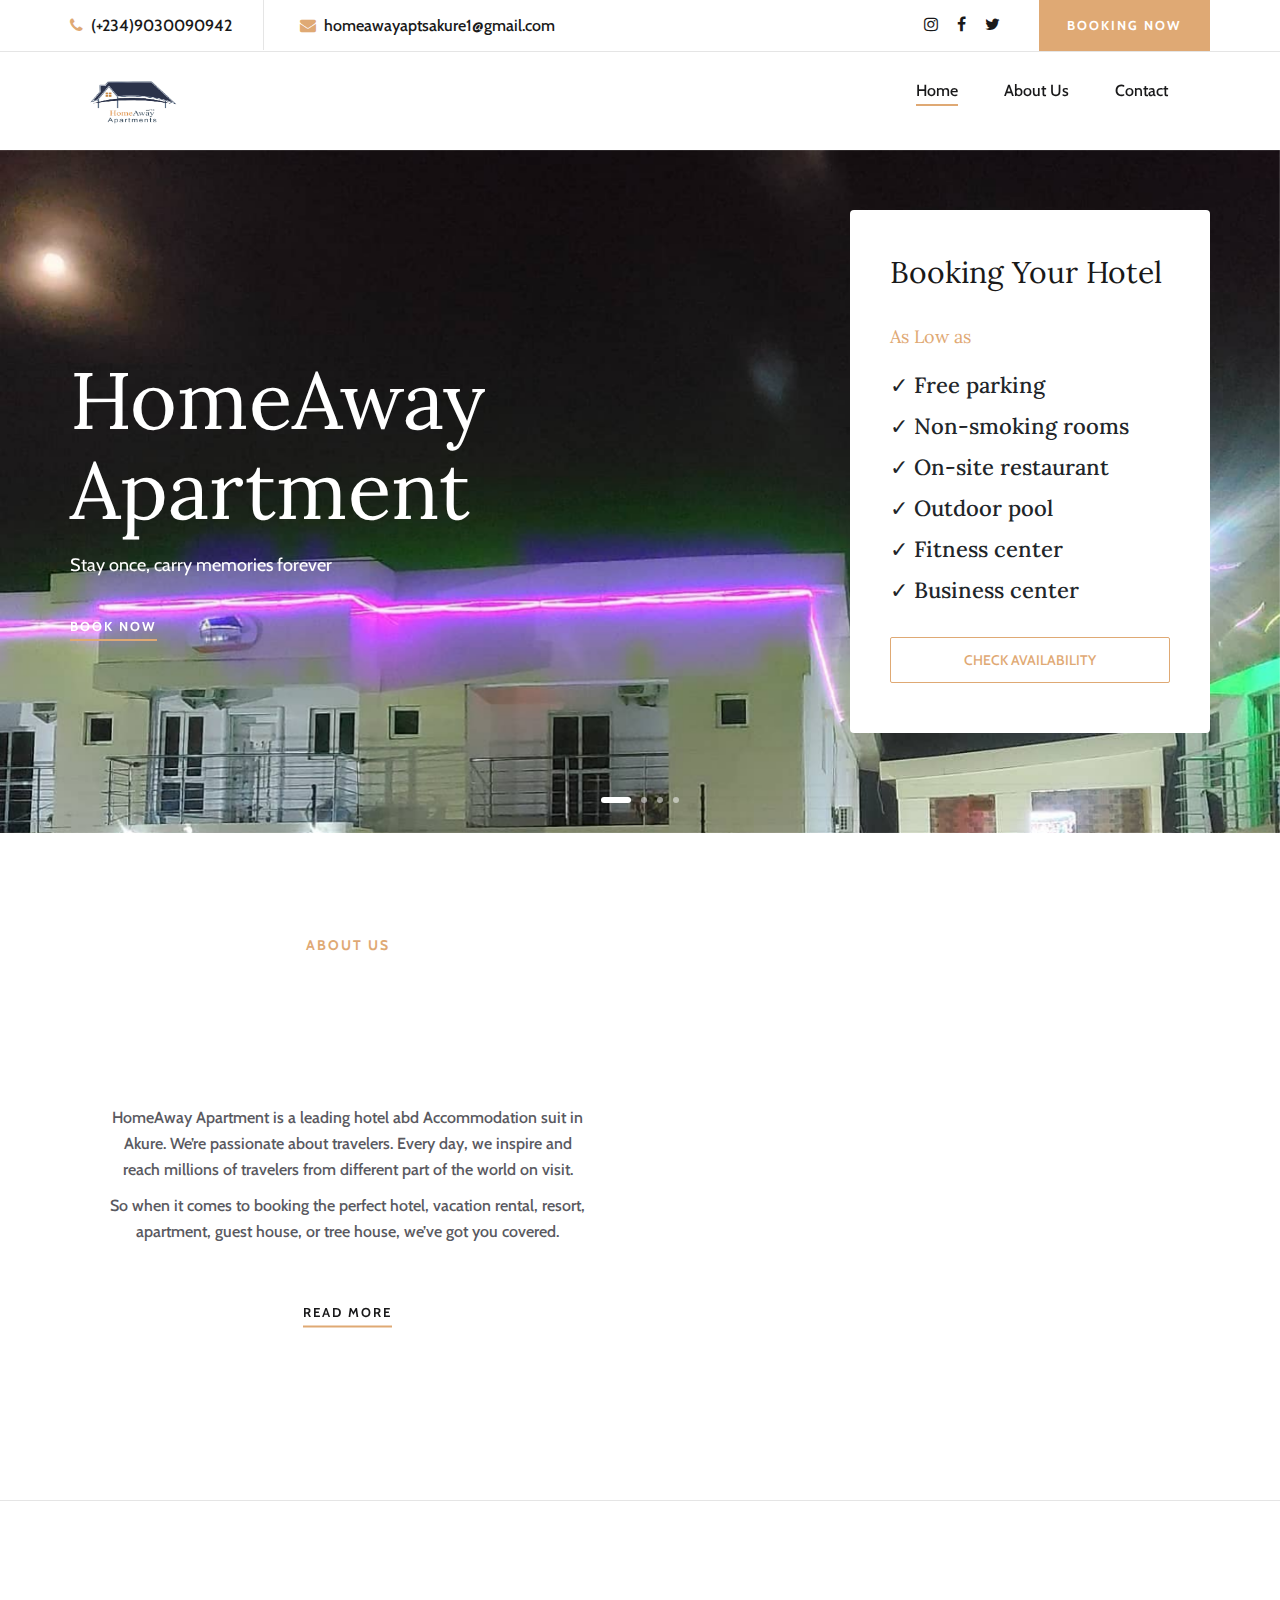
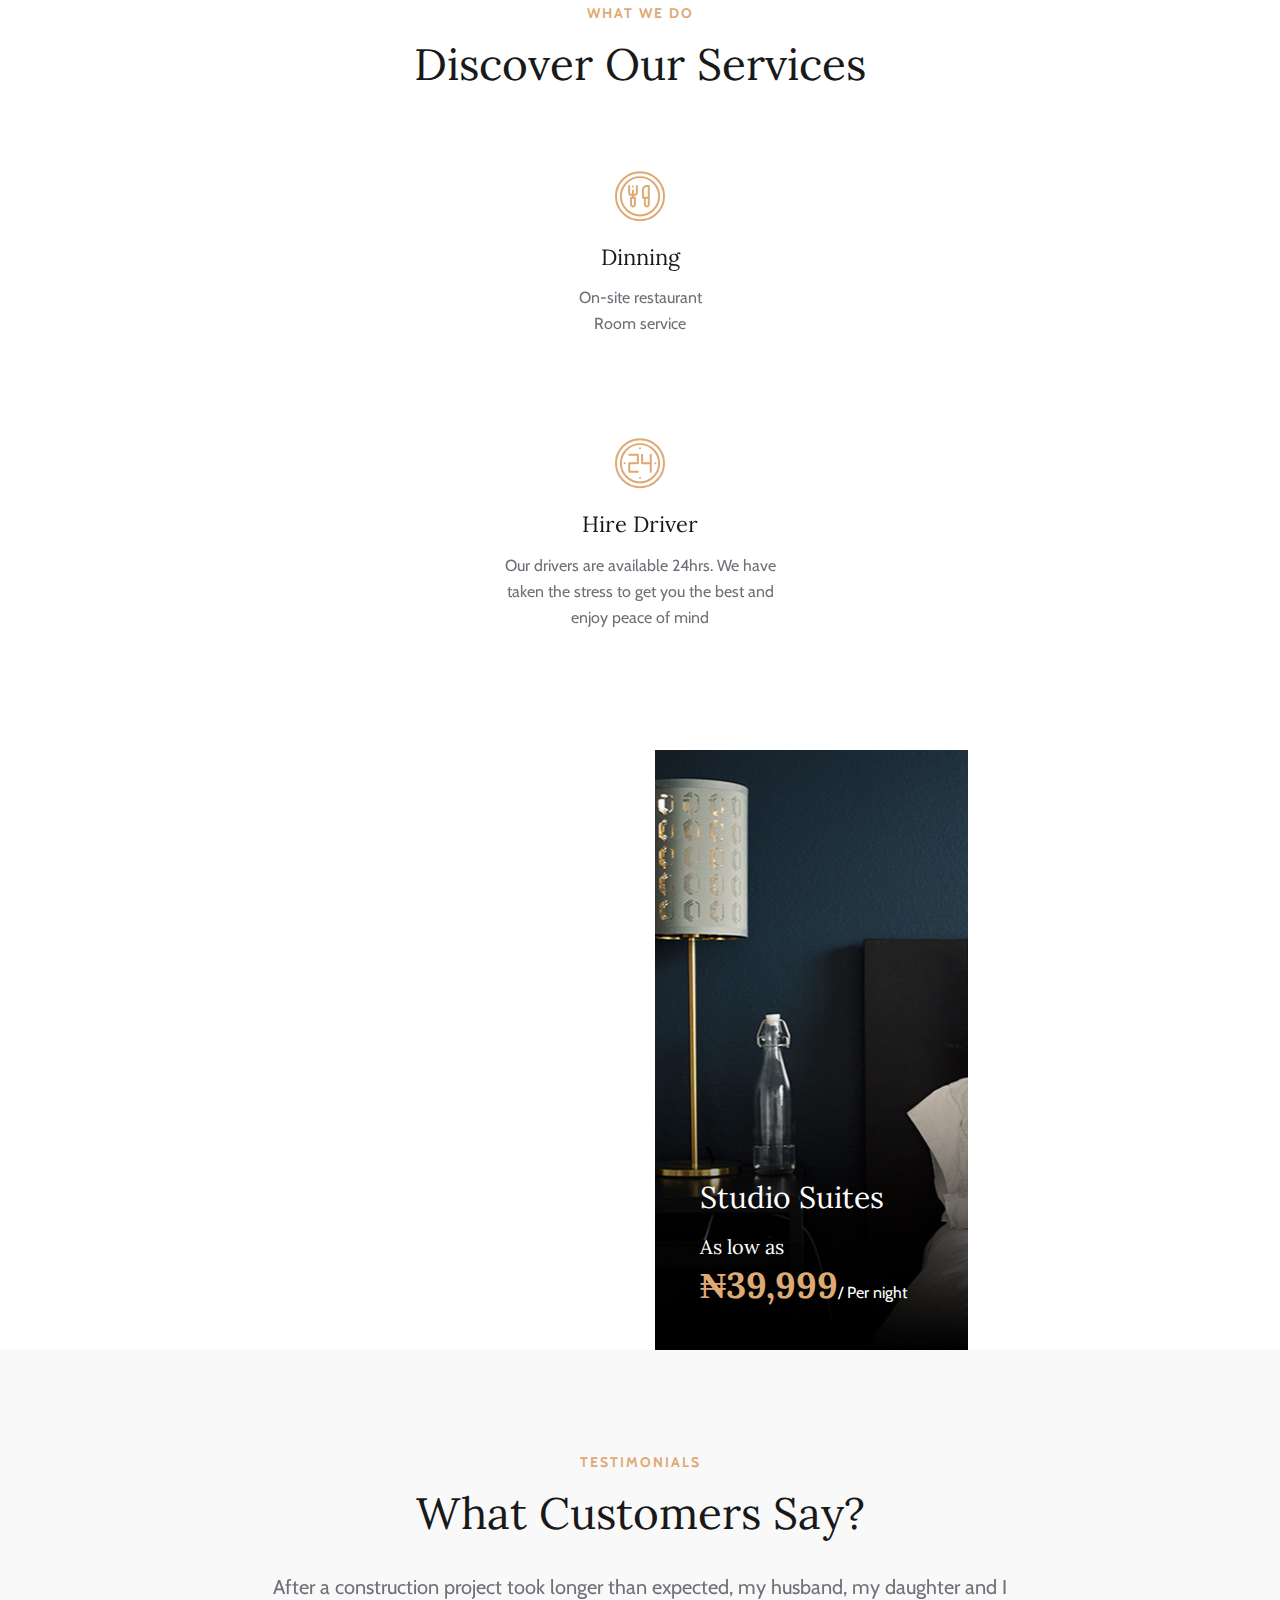
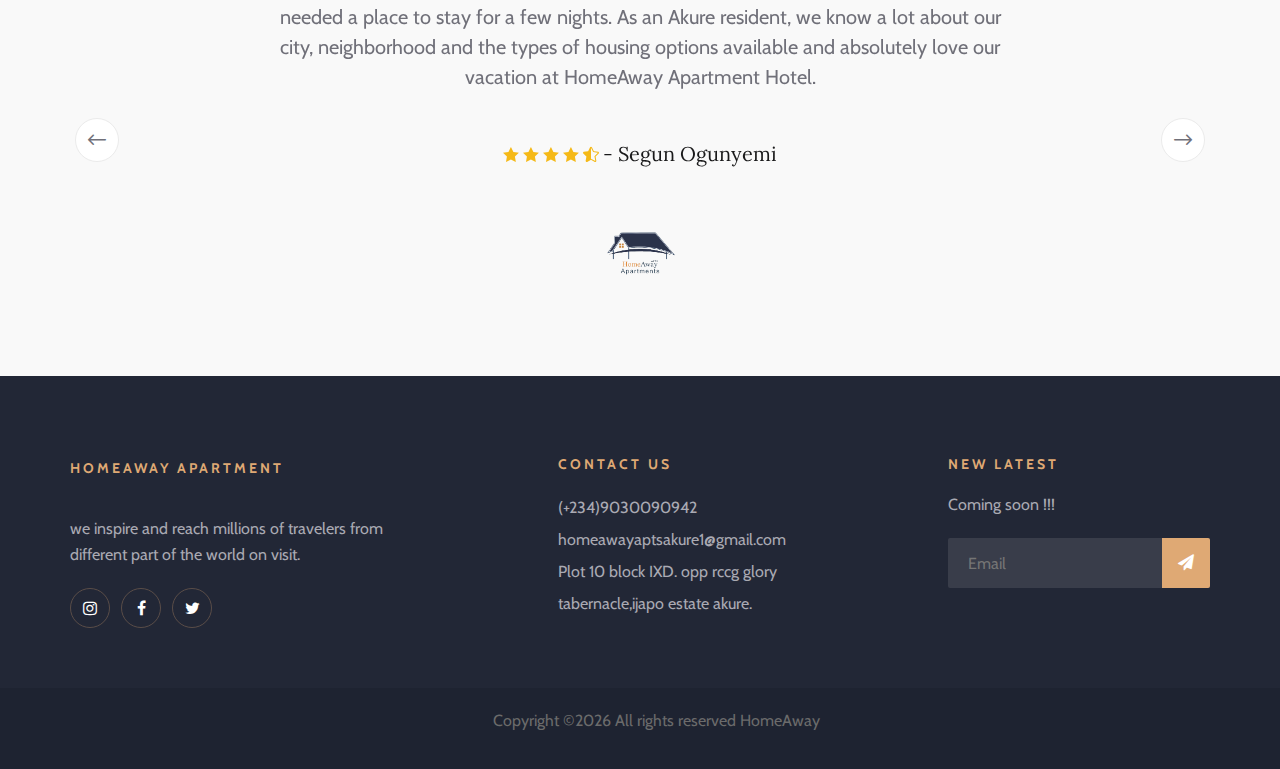
<file: index.html>
<!DOCTYPE html>
<html lang="en">

<head>
    <meta charset="UTF-8">
    <meta name="description" content="homeaway">
    <meta name="keywords" content="homeaway, apartment">
    <meta name="viewport" content="width=device-width, initial-scale=1.0">
    <meta http-equiv="X-UA-Compatible" content="ie=edge">
    <title>HomeAway Apartment</title>
    <link rel="icon" href="./img/logo-removebg-preview.png" type="image/png">

    <!-- Google Font -->
    <link href="https://fonts.googleapis.com/css?family=Lora:400,700&display=swap" rel="stylesheet">
    <link href="https://fonts.googleapis.com/css?family=Cabin:400,500,600,700&display=swap" rel="stylesheet">

    <!-- Css Styles -->
    <link rel="stylesheet" href="css/bootstrap.min.css" type="text/css">
    <link rel="stylesheet" href="css/font-awesome.min.css" type="text/css">
    <link rel="stylesheet" href="css/elegant-icons.css" type="text/css">
    <link rel="stylesheet" href="css/flaticon.css" type="text/css">
    <link rel="stylesheet" href="css/owl.carousel.min.css" type="text/css">
    <link rel="stylesheet" href="css/nice-select.css" type="text/css">
    <link rel="stylesheet" href="css/jquery-ui.min.css" type="text/css">
    <link rel="stylesheet" href="css/magnific-popup.css" type="text/css">
    <link rel="stylesheet" href="css/slicknav.min.css" type="text/css">
    <link href="https://unpkg.com/aos@2.3.1/dist/aos.css" rel="stylesheet">
    <link rel="stylesheet" href="css/style.css" type="text/css">
    
</head>

<body oncontextmenu="return false">
    <!-- Page Preloder -->
    <div id="preloder">
        <div class="loader"></div>
    </div>

    <!-- Offcanvas Menu Section Begin -->
    <div class="offcanvas-menu-overlay"></div>
    <div class="canvas-open">
        <i class="icon_menu"></i>
    </div>
    <div class="offcanvas-menu-wrapper">
        <div class="canvas-close">
            <i class="icon_close"></i>
        </div>
      <!-- <div class="search-icon  search-switch">
            <i class="icon_search"></i>
        </div> -->
        <!-- <div class="header-configure-area">
            <div class="language-option">
                <img src="img/flag.jpg" alt="">
                <span>EN <i class="fa fa-angle-down"></i></span>
                <div class="flag-dropdown">
                    <ul>
                        <li><a href="#">Zi</a></li>
                        <li><a href="#">Fr</a></li>
                    </ul>
                </div>
            </div>
            <a href="#" class="bk-btn">Booking Now</a>
        </div> -->
        <nav class="mainmenu mobile-menu">
            <ul>
                <li class="active"><a href="./index.html">Home</a></li>
                <!-- <li><a href="./rooms.html">Rooms</a></li> -->
                <li><a href="./about-us.html">About Us</a></li>
                <!-- <li><a href="./pages.html">Pages</a>
                    <ul class="dropdown">
                        <li><a href="./room-details.html">Room Details</a></li>
                        <li><a href="#">Deluxe Room</a></li>
                        <li><a href="#">Family Room</a></li>
                        <li><a href="#">Premium Room</a></li>
                    </ul>
                </li> -->
                <!-- <li><a href="./blog.html">News</a></li> -->
                <li><a href="./contact.html">Contact</a></li>
            </ul>
        </nav>
        <div id="mobile-menu-wrap"></div>
        <div class="top-social">
            <a href="https://www.instagram.com/homeawayaptsakure/"><i class="fa fa-instagram"></i></a>
            <a href="#"><i class="fa fa-facebook"></i></a>
            <a href="https://twitter.com/homeawayaptsakr?lang=en"><i class="fa fa-twitter"></i></a>
            <!-- <a href="#"><i class="fa fa-tripadvisor"></i></a> -->
           
        </div>
        <ul class="top-widget">
            <li><i class="fa fa-phone"></i> (+234)9030090942 </li>
            <li><i class="fa fa-envelope"></i> homeawayaptsakure1@gmail.com</li>
        </ul>
    </div>
    <!-- Offcanvas Menu Section End -->

    <!-- Header Section Begin -->
    <header class="header-section">
        <div class="top-nav">
            <div class="container">
                <div class="row">
                    <div class="col-lg-6">
                        <ul class="tn-left">
                            <li><i class="fa fa-phone"></i> (+234)9030090942 </li>
                            <li><i class="fa fa-envelope"></i> homeawayaptsakure1@gmail.com</li>
                        </ul>
                    </div>
                    <div class="col-lg-6">
                        <div class="tn-right">
                            <div class="top-social">
                                <a href="https://www.instagram.com/homeawayaptsakure/"><i class="fa fa-instagram"></i></a>
                                <a href="#"><i class="fa fa-facebook"></i></a>
                                <a href="https://twitter.com/homeawayaptsakr?lang=en"><i class="fa fa-twitter"></i></a>
                                <!-- <a href="#"><i class="fa fa-tripadvisor"></i></a> -->
                                
                            </div>
                            <a href="https://api.whatsapp.com/send?phone=+2349030090942&text=Hello,Trust this is HomeAway Apartment Hotel Customer Service ?. I will like to make an enqiuiry" class="bk-btn">Booking Now</a>
                            <!-- <div class="language-option">
                                <img src="img/flag.jpg" alt="">
                                <span>EN <i class="fa fa-angle-down"></i></span>
                                <div class="flag-dropdown">
                                    <ul>
                                        <li><a href="#">Zi</a></li>
                                        <li><a href="#">Fr</a></li>
                                    </ul>
                                </div>
                            </div> -->
                        </div>
                    </div>
                </div>
            </div>
        </div>
        <div class="menu-item">
            <div class="container">
                <div class="row">
                    <div class="col-lg-2">
                        <div class="logo">
                            <a href="./index.html">
                                <img src="img/logo-removebg-preview.png" alt="" height="48px" width="124px">
                            </a>
                        </div>
                    </div>
                    <div class="col-lg-10">
                        <div class="nav-menu">
                            <nav class="mainmenu">
                                <ul>
                                    <li class="active"><a href="./index.html">Home</a></li>
                                    <!-- <li><a href="./rooms.html">Rooms</a></li> -->
                                    <li><a href="./about-us.html">About Us</a></li>
                                    <!-- <li><a href="./pages.html">Pages</a>
                                        <ul class="dropdown">
                                            <li><a href="./room-details.html">Room Details</a></li>
                                            <li><a href="./blog-details.html">Blog Details</a></li>
                                            <li><a href="#">Family Room</a></li>
                                            <li><a href="#">Premium Room</a></li>
                                        </ul>
                                    </li> -->
                                    <!-- <li><a href="./blog.html">News</a></li> -->
                                    <li><a href="./contact.html">Contact</a></li>
                                </ul>
                            </nav>
                            <!-- <div class="nav-right search-switch">
                                <i class="icon_search"></i>
                            </div> -->
                        </div>
                    </div>
                </div>
            </div>
        </div>
    </header>
    <!-- Header End -->

    <!-- Hero Section Begin -->
    <section class="hero-section">
        <div class="container">
            <div class="row">
                <div class="col-lg-6">
                    <div class="hero-text" >
                        <h1
                        data-aos="fade-up"
                        data-aos-duration="3000"

                        >HomeAway Apartment</h1>
                        <p>Stay once, carry memories forever</p>
                        <a href="https://api.whatsapp.com/send?phone=+2349030090942&text=Hello,Trust this is HomeAway Apartment Hotel Customer Service ?. I will like to make an enqiuiry" class="primary-btn readMore"
                        data-aos="fade-down"
                        data-aos-duration="3000"
                        >Book Now</a>
                    </div>
                </div>
                <div class="col-xl-4 col-lg-5 offset-xl-2 offset-lg-1">
                    <div class="booking-form" data-aos="zoom-out"  >
                        <h3>Booking Your Hotel</h3>
                        <h5 style="color: #dfa974; font-weight: 400;">As Low as</h5>
                        <ul>
                            <li>✓ Free parking</li>
                            <li>✓ Non-smoking rooms</li>
                            <li>✓ On-site restaurant</li>
                            <li>✓ Outdoor pool</li>
                            <li>✓ Fitness center</li>
                            <li>✓ Business center</li> 
                        </ul>
                        <!-- <form action="#">
                            <div class="check-date">
                                <label for="date-in">Check In:</label>
                                <input type="text" class="date-input" id="date-in">
                                <i class="icon_calendar"></i>
                            </div>
                            <div class="check-date">
                                <label for="date-out">Check Out:</label>
                                <input type="text" class="date-input" id="date-out">
                                <i class="icon_calendar"></i>
                            </div>
                            <div class="select-option">
                                <label for="guest">Guests:</label>
                                <select id="guest">
                                    <option value="">2 Adults</option>
                                    <option value="">3 Adults</option>
                                </select>
                            </div>
                            <div class="select-option">
                                <label for="room">Room:</label>
                                <select id="room">
                                    <option value="">1 Room</option>
                                    <option value="">2 Room</option>
                                </select>
                            </div>
                            <button type="submit">Check Availability</button>
                        </form> -->
                        <a href="https://api.whatsapp.com/send?phone=+2349030090942&text=Hello,Trust this is HomeAway Apartment Hotel Customer Service ?. I will like to make an enqiuiry"><button  type="submit">Check Availability</button></a>
                    </div>
                </div>
            </div>
        </div>
        <div class="hero-slider owl-carousel">
            <div class="hs-item set-bg" data-setbg="img/back3.jpg"></div>
            <div class="hs-item set-bg" data-setbg="img/back2.jpg"></div>
            <div class="hs-item set-bg" data-setbg="img/back4.jpg"></div>
            <div class="hs-item set-bg" data-setbg="img/back5.jpg"></div>
        </div>
    </section>
    <!-- Hero Section End -->

    <!-- About Us Section Begin -->
    <section class="aboutus-section spad">
        <div class="container">
            <div class="row">
                <div class="col-lg-6">
                    <div class="about-text">
                        <div class="section-title">
                            <span>About Us</span>
                            <h2 
                            data-aos="fade-right"
                            data-aos-offset="50"
                            data-aos-easing="ease-in-sine"
                            >HomeAway <br />Apartment Hotel</h2>
                        </div>
                        <p class="f-para"
                        >HomeAway Apartment is a leading hotel abd Accommodation suit in Akure. We’re passionate about
                            travelers. Every day, we inspire and reach millions of travelers from different part of the world on visit.</p>
                        <p class="s-para">So when it comes to booking the perfect hotel, vacation rental, resort,
                            apartment, guest house, or tree house, we’ve got you covered.</p>
                        <a href="./about-us.html" class="primary-btn about-btn "
                        data-aos="slide-up"
                        data-aos-offset="50"
                        data-aos-easing="ease-in-sine"
                        >Read More</a>
                    </div>
                </div>
                <div class="col-lg-6">
                    <div class="about-pic">
                        <div class="row">
                            <div class="col-sm-6"  data-aos="flip-up"
                                
                            >
                                <img src="img/homeaway/indexpic.jpg" alt="">
                            </div>
                            <div class="col-sm-6" data-aos="zoom-out-down">
                                <img src="img/homeaway/img1.jpg" alt="">
                            </div>
                        </div>
                    </div>
                </div>
            </div>
        </div>
    </section>
    <!-- About Us Section End -->

    <!-- Closer than you think section-->

    
    <!-- <section class="closer">
        <div class="container">
            <h4 style="
                text-align: center;
                padding-top: 63px;
                padding-bottom: 93px;
                font-weight: 600;
                color: #dfa974;
                font-family: Lora, serif;
            ">WE ARE CLOSER THAN YOU THINK</h4>
            <marquee behavior="" direction="left" style="
                font-size: 22px;
                font-family: Lora, serif;
                font-weight: bold;
                color:#ffffff;
                background-color: #2a2c31;
                padding-top: 22px;
                padding-bottom: 22px;
                ">
                AKURE &nbsp;&nbsp;&nbsp;
                LAGOS &nbsp;&nbsp;&nbsp;
                ABUJA &nbsp;&nbsp;&nbsp;
                ABEOKUTA  &nbsp;&nbsp;&nbsp;
                AFIN AKOKO &nbsp;&nbsp;&nbsp;
                IBADAN &nbsp;&nbsp;&nbsp;
                JOS &nbsp;&nbsp;&nbsp;
                ENUGU &nbsp;&nbsp;&nbsp;
                ONITSHA &nbsp;&nbsp;&nbsp;
                UYO &nbsp;&nbsp;&nbsp;
                OWERRI &nbsp;&nbsp;&nbsp;
                PORT HARCOURT &nbsp;&nbsp;&nbsp;
                BENIN &nbsp;&nbsp;&nbsp;
                OSHOGBO &nbsp;&nbsp;&nbsp;
            </marquee>
        </div>
       
    </section> -->

    <!-- Services Section End -->
    <section class="services-section spad">
        <div class="container">
            <div class="row">
                <div class="col-lg-12">
                    <div class="section-title">
                        <span>What We Do</span>
                        <h2>Discover Our Services</h2>
                    </div>
                </div>
            </div>
            <div class="row">
                <div class="col-lg-4 col-sm-6" data-aos="flip-up">
                    <div class="service-item">
                        <i class="flaticon-036-parking"></i>
                        <h4>Travel Plan</h4>
                        <p>Free Parking <br>Travel Advisor <br> Tourism within the state</p>
                    </div>
                </div>
                <div class="col-lg-4 col-sm-6">
                    <div class="service-item">
                        <i class="flaticon-033-dinner"></i>
                        <h4>Dinning</h4>
                        <p>On-site restaurant <br> Room service</p>
                    </div>
                </div>
                <div class="col-lg-4 col-sm-6" data-aos="flip-left">
                    <div class="service-item">
                        <i class="flaticon-026-bed"></i>
                        <h4>Business and work</h4>
                        <p>Executive lounge <br>

                            Business center <br>
                            
                            Meeting rooms</p>
                    </div>
                </div>
                <div class="col-lg-4 col-sm-6" data-aos="flip-left">
                    <div class="service-item">
                        <i class="flaticon-024-towel"></i>
                        <h4>Laundry</h4>
                        <p>We provide you a top notch laundry services </p>
                    </div>
                </div>
                <div class="col-lg-4 col-sm-6">
                    <div class="service-item">
                        <i class="flaticon-044-clock-1"></i>
                        <h4>Hire Driver</h4>
                        <p>Our drivers are available 24hrs. We have taken the stress to get you the best and enjoy peace of mind</p>
                    </div>
                </div>
                <div class="col-lg-4 col-sm-6" data-aos="flip-right">
                    <div class="service-item">
                        <i class="flaticon-012-cocktail"></i>
                        <h4>Bar & Drink</h4>
                        <p>Our Cocktail bars are full-service bars serving an entire range of alcoholic and non-alcoholic beverages, but specializing in wide range of cocktails.</p>
                    </div>
                </div>
            </div>
        </div>
    </section>
    <!-- Services Section End -->

    <!-- Home Room Section Begin -->
    <section class="hp-room-section">
        <div class="container-fluid">
            <div class="hp-room-items">
                <div class="row">
                    <div class="col-lg-3 col-md-6">
                        <div class="hp-room-item set-bg" data-setbg="img/homeaway/room1.jpg"  data-aos="flip-down">
                            <div class="hr-text">
                                <h3>Studio Room</h3>
                                <h4>As low as</h4>
                                <h2>&#8358;24,999<span>/ Per night</span></h2>
                                <table>
                                    <tbody>
                                        <tr>
                                            <td class="r-o">Size:</td>
                                            <td>30 ft</td>
                                        </tr>
                                        <tr>
                                            <td class="r-o">Capacity:</td>
                                            <td>Max persion 5</td>
                                        </tr>
                                        <tr>
                                            <td class="r-o">Bed:</td>
                                            <td>King Beds</td>
                                        </tr>
                                        <tr>
                                            <td class="r-o">Services:</td>
                                            <td>Wifi, Television, Bathroom,...</td>
                                        </tr>
                                    </tbody>
                                </table>
                                <a href="https://api.whatsapp.com/send?phone=+2349030090942&text=Hello,Trust this is HomeAway Apartment Hotel Customer Service ?. I will like to make an enqiuiry" class="primary-btn">Book Now</a>
                                <!-- <a href="#" class="primary-btn">More Details</a> -->
                            </div>
                        </div>
                    </div>
                    <div class="col-lg-3 col-md-6"  data-aos="zoom-in-down">
                        <div class="hp-room-item set-bg" data-setbg="img/room/room-b2.jpg">
                            <div class="hr-text">
                                <h3>Executive Studio Room</h3>
                                <h4>As low as</h4>
                                <h2>&#8358;29,999<span>/ Per night</span></h2>
                                <table>
                                    <tbody>
                                        <tr>
                                            <td class="r-o">Size:</td>
                                            <td>30 ft</td>
                                        </tr>
                                        <tr>
                                            <td class="r-o">Capacity:</td>
                                            <td>Max persion 5</td>
                                        </tr>
                                        <tr>
                                            <td class="r-o">Bed:</td>
                                            <td>King Beds</td>
                                        </tr>
                                        <tr>
                                            <td class="r-o">Services:</td>
                                            <td>Wifi, Television, Bathroom,...</td>
                                        </tr>
                                    </tbody>
                                </table>
                                <a href="https://api.whatsapp.com/send?phone=+2349030090942&text=Hello,Trust this is HomeAway Apartment Hotel Customer Service ?. I will like to make an enqiuiry" class="primary-btn" class="primary-btn">Book Now</a>
                            </div>
                        </div>
                    </div>
                    <div class="col-lg-3 col-md-6" >
                        <div class="hp-room-item set-bg" data-setbg="img/room/room-b3.jpg">
                            <div class="hr-text">
                                <h3>Studio Suites</h3>
                                <h4>As low as</h4>
                                <h2>&#8358;39,999<span>/ Per night</span></h2>
                                <table>
                                    <tbody>
                                        <tr>
                                            <td class="r-o">Size:</td>
                                            <td>30 ft</td>
                                        </tr>
                                        <tr>
                                            <td class="r-o">Capacity:</td>
                                            <td>Max persion 5</td>
                                        </tr>
                                        <tr>
                                            <td class="r-o">Bed:</td>
                                            <td>King Beds</td>
                                        </tr>
                                        <tr>
                                            <td class="r-o">Services:</td>
                                            <td>Wifi, Television, Bathroom,...</td>
                                        </tr>
                                    </tbody>
                                </table>
                                <a href="https://api.whatsapp.com/send?phone=+2349030090942&text=Hello,Trust this is HomeAway Apartment Hotel Customer Service ?. I will like to make an enqiuiry" class="primary-btn" class="primary-btn">Book Now</a>
                            </div>
                        </div>
                    </div>
                    
                    <div class="col-lg-3 col-md-6"  data-aos="flip-up">
                        <div class="hp-room-item set-bg" data-setbg="img/room/room-b4.jpg">
                            <div class="hr-text textBack">
                                <h3>South West 3 Bedroom</h3>
                                <h4>As low as</h4>
                                <h2>&#8358;89,999<span>/ Per night</span></h2>
                                <table>
                                    <tbody>
                                        <tr>
                                            <td class="r-o">Size:</td>
                                            <td>30 ft</td>
                                        </tr>
                                        <tr>
                                            <td class="r-o">Capacity:</td>
                                            <td>Max persion 5</td>
                                        </tr>
                                        <tr>
                                            <td class="r-o">Bed:</td>
                                            <td>King Beds</td>
                                        </tr>
                                        <tr>
                                            <td class="r-o">Services:</td>
                                            <td>Wifi, Television, Bathroom,...</td>
                                        </tr>
                                    </tbody>
                                </table>
                                <a href="https://api.whatsapp.com/send?phone=+2349030090942&text=Hello,Trust this is HomeAway Apartment Hotel Customer Service ?. I will like to make an enqiuiry" class="primary-btn" class="primary-btn">Book Now</a>
                            </div>
                        </div>
                    </div>
                </div>
            </div>
        </div>
    </section>

    <!-- Home Room Section End -->

    <!-- Testimonial Section Begin -->
    <section class="testimonial-section spad">
        <div class="container">
            <div class="row">
                <div class="col-lg-12">
                    <div class="section-title">
                        <span>Testimonials</span>
                        <h2>What Customers Say?</h2>
                    </div>
                </div>
            </div>
            <div class="row">
                <div class="col-lg-8 offset-lg-2">
                    <div class="testimonial-slider owl-carousel">
                        <div class="ts-item">
                            <p>After a construction project took longer than expected, my husband, my daughter and I
                                needed a place to stay for a few nights. As an Akure resident, we know a lot about our
                                city, neighborhood and the types of housing options available and absolutely love our
                                vacation at HomeAway Apartment Hotel.</p>
                            <div class="ti-author">
                                <div class="rating">
                                    <i class="icon_star"></i>
                                    <i class="icon_star"></i>
                                    <i class="icon_star"></i>
                                    <i class="icon_star"></i>
                                    <i class="icon_star-half_alt"></i>
                                </div>
                                <h5> - Segun Ogunyemi</h5>
                            </div>
                            <img src="img/logo-removebg-preview.png" alt="" height="48px" width="124px">
                            <!-- <img src="img/testimonial-logo.png" alt=""> -->
                        </div>
                        <div class="ts-item">
                            <p>I like the ambience of the apartment generally. 
                                It was very neat with good furniture, functional 
                                appliances, and a constant power supply..</p>
                            <div class="ti-author">
                                <div class="rating">
                                    <i class="icon_star"></i>
                                    <i class="icon_star"></i>
                                    <i class="icon_star"></i>
                                    <i class="icon_star"></i>
                                    <i class="icon_star-half_alt"></i>
                                </div>
                                <h5> - Richie Class</h5>
                            </div>
                            <img src="img/logo-removebg-preview.png" alt="" height="48px" width="124px">
                            <!-- <img src="img/testimonial-logo.png" alt=""> -->
                        </div>
                        <div class="ts-item">
                            <p>Lots of open space . Nice pool . Reasonable breakfast options. A place i can always recommend</p>
                            <div class="ti-author">
                                <div class="rating">
                                    <i class="icon_star"></i>
                                    <i class="icon_star"></i>
                                    <i class="icon_star"></i>
                                    <i class="icon_star"></i>
                                    <i class="icon_star-half_alt"></i>
                                </div>
                                <h5> - Gbolahan</h5>
                            </div>
                            <img src="img/logo-removebg-preview.png" alt="" height="48px" width="124px">
                        </div>
                    </div>
                </div>
            </div>
        </div>
    </section>
    <!-- Testimonial Section End -->

    <!-- Blog Section Begin -->
    <!-- <section class="blog-section spad">
        <div class="container">
            <div class="row">
                <div class="col-lg-12">
                    <div class="section-title">
                        <span>Hotel News</span>
                        <h2>Our Blog & Event</h2>
                    </div>
                </div>
            </div>
            <div class="row">
                <div class="col-lg-4">
                    <div class="blog-item set-bg" data-setbg="img/blog/blog-1.jpg">
                        <div class="bi-text">
                            <span class="b-tag">Travel Trip</span>
                            <h4><a href="#">Tremblant In Canada</a></h4>
                            <div class="b-time"><i class="icon_clock_alt"></i> 15th April, 2019</div>
                        </div>
                    </div>
                </div>
                <div class="col-lg-4">
                    <div class="blog-item set-bg" data-setbg="img/blog/blog-2.jpg">
                        <div class="bi-text">
                            <span class="b-tag">Camping</span>
                            <h4><a href="#">Choosing A Static Caravan</a></h4>
                            <div class="b-time"><i class="icon_clock_alt"></i> 15th April, 2019</div>
                        </div>
                    </div>
                </div>
                <div class="col-lg-4">
                    <div class="blog-item set-bg" data-setbg="img/blog/blog-3.jpg">
                        <div class="bi-text">
                            <span class="b-tag">Event</span>
                            <h4><a href="#">Copper Canyon</a></h4>
                            <div class="b-time"><i class="icon_clock_alt"></i> 21th April, 2019</div>
                        </div>
                    </div>
                </div>
                <div class="col-lg-8">
                    <div class="blog-item small-size set-bg" data-setbg="img/blog/blog-wide.jpg">
                        <div class="bi-text">
                            <span class="b-tag">Event</span>
                            <h4><a href="#">Trip To Iqaluit In Nunavut A Canadian Arctic City</a></h4>
                            <div class="b-time"><i class="icon_clock_alt"></i> 08th April, 2019</div>
                        </div>
                    </div>
                </div>
                <div class="col-lg-4">
                    <div class="blog-item small-size set-bg" data-setbg="img/blog/blog-10.jpg">
                        <div class="bi-text">
                            <span class="b-tag">Travel</span>
                            <h4><a href="#">Traveling To Barcelona</a></h4>
                            <div class="b-time"><i class="icon_clock_alt"></i> 12th April, 2019</div>
                        </div>
                    </div>
                </div>
            </div>
        </div>
    </section> -->
    <!-- Blog Section End -->

    <!-- Footer Section Begin -->
    <footer class="footer-section">
        <div class="container">
            <div class="footer-text">
                <div class="row">
                    <div class="col-lg-4">
                        <div class="ft-about">
                            <div class="logo ft-contact">
                                <a href="#">
                                    <h6>HOMEAWAY APARTMENT</h6>
                                    <!-- <img src="img/logo-removebg-preview.png" alt="" height="48px" width="124px"> -->
                                </a>
                            </div>
                            <p>we inspire and reach millions of travelers from <br> different part of the world on visit.</p>
                            <div class="fa-social">
                                <a href="https://www.instagram.com/homeawayaptsakure/"><i class="fa fa-instagram"></i></a>
                                <a href="#"><i class="fa fa-facebook"></i></a>
                                <a href="https://twitter.com/homeawayaptsakr?lang=en"><i class="fa fa-twitter"></i></a>
                                <!-- <a href="#"><i class="fa fa-tripadvisor"></i></a>
                                <a href="#"><i class="fa fa-youtube-play"></i></a> -->
                            </div>
                        </div>
                    </div>
                    <div class="col-lg-3 offset-lg-1">
                        <div class="ft-contact">
                            <h6>Contact Us</h6>
                            <ul>
                                <li>(+234)9030090942</li>
                                <li>homeawayaptsakure1@gmail.com</li>
                                <li>Plot 10 block IXD. opp rccg glory tabernacle,ijapo estate akure.</li>
                            </ul>
                        </div>
                    </div>
                    <div class="col-lg-3 offset-lg-1">
                        <div class="ft-newslatter">
                            <h6>New latest</h6>
                            <p>Coming soon !!!</p>
                            <form action="#" class="fn-form">
                                <input type="text" placeholder="Email" disabled>
                                <button type="submit" disabled><i class="fa fa-send"></i></button>
                            </form>
                        </div>
                    </div>
                </div>
            </div>
        </div>
        <div class="copyright-option">
            <div class="container">
                <div class="row">
                    <!-- <div class="col-lg-7">
                        <ul>
                            <li><a href="#">Contact</a></li>
                            <li><a href="#">Terms of use</a></li>
                            <li><a href="#">Privacy</a></li>
                            <li><a href="#">Environmental Policy</a></li>
                        </ul>
                    </div> -->
                    <div class="col-lg-8">
                        <div class="co-text"><p>
  Copyright &copy;<script>document.write(new Date().getFullYear());</script> All rights reserved HomeAway
  </p></div>
                    </div>
                </div>
            </div>
        </div>
    </footer>
    <!-- Footer Section End -->

    <!-- Search model Begin -->
    <div class="search-model">
        <div class="h-100 d-flex align-items-center justify-content-center">
            <div class="search-close-switch"><i class="icon_close"></i></div>
            <form class="search-model-form">
                <input type="text" id="search-input" placeholder="Search here.....">
            </form>
        </div>
    </div>
    <!-- Search model end -->

    <!-- Js Plugins -->
    <script src="https://unpkg.com/aos@2.3.1/dist/aos.js"></script>
    <script>
        AOS.init();
                    // You can also pass an optional settings object
            // below listed default settings
            AOS.init({
            // Global settings:
            disable: false, // accepts following values: 'phone', 'tablet', 'mobile', boolean, expression or function
            startEvent: 'DOMContentLoaded', // name of the event dispatched on the document, that AOS should initialize on
            initClassName: 'aos-init', // class applied after initialization
            animatedClassName: 'aos-animate', // class applied on animation
            useClassNames: false, // if true, will add content of `data-aos` as classes on scroll
            disableMutationObserver: false, // disables automatic mutations' detections (advanced)
            debounceDelay: 50, // the delay on debounce used while resizing window (advanced)
            throttleDelay: 99, // the delay on throttle used while scrolling the page (advanced)
            

            // Settings that can be overridden on per-element basis, by `data-aos-*` attributes:
            offset: 120, // offset (in px) from the original trigger point
            delay: 0, // values from 0 to 3000, with step 50ms
            duration: 3000, // values from 0 to 3000, with step 50ms
            easing: 'ease', // default easing for AOS animations
            once: false, // whether animation should happen only once - while scrolling down
            mirror: false, // whether elements should animate out while scrolling past them
            anchorPlacement: 'top-bottom', // defines which position of the element regarding to window should trigger the animation

            });
    </script>
    <script src="js/jquery-3.3.1.min.js"></script>
    <script src="js/bootstrap.min.js"></script>
    <script src="js/jquery.magnific-popup.min.js"></script>
    <script src="js/jquery.nice-select.min.js"></script>
    <script src="js/jquery-ui.min.js"></script>
    <script src="js/jquery.slicknav.js"></script>
    <script src="js/owl.carousel.min.js"></script>
    
    <script src="js/main.js"></script>
    
    <!-- WHATSSAP CHAT WIDGET ADDED -->

    <script>
        var url = 'https://wati-integration-prod-service.clare.ai/v2/watiWidget.js?78449';
        var s = document.createElement('script');
        s.type = 'text/javascript';
        s.async = true;
        s.src = url;
        var options = {
        "enabled":true,
        "chatButtonSetting":{
            "backgroundColor":"#00e785",
            "ctaText":"Chat with us",
            "borderRadius":"25",
            "marginLeft": "0",
            "marginRight": "20",
            "marginBottom": "20",
            "ctaIconWATI":true,
            "position":"right"
        },
        "brandSetting":{
            "brandName":"HomeAway",
            "brandSubTitle":"undefined",
            "brandImg":"https://www.wati.io/wp-content/uploads/2023/04/Wati-logo.svg",
            "welcomeText":"Hi there!\nHow can we serve you?",
            "messageText":"Hello, %0A I have a question about ",
            "backgroundColor":"#00e785",
            "ctaText":"Chat with us",
            "borderRadius":"25",
            "autoShow":false,
            "phoneNumber":"2349030090942"
        }
        };
        s.onload = function() {
            CreateWhatsappChatWidget(options);
        };
        var x = document.getElementsByTagName('script')[0];
        x.parentNode.insertBefore(s, x);
    </script>

</body>
<script>
    document.onkeydown=function(e)
    {
        if(event.keyCode == 123)
        {
            return false;
        }

        if(e.ctrlKey && e.shiftKey && e.keyCode == 'I'.charCodeAt(0))
        {
            return false;
        }

        if (e.ctrlKey && e.shiftKey && e.keyCode == 'J'.charCodeAt(0))
        {
            return false;
        }

        if(e.ctrlKey && e.keyCode == 'U'.charCodeAt(0))
        {
            return false;
        }
    }
</script>
</html>
</file>
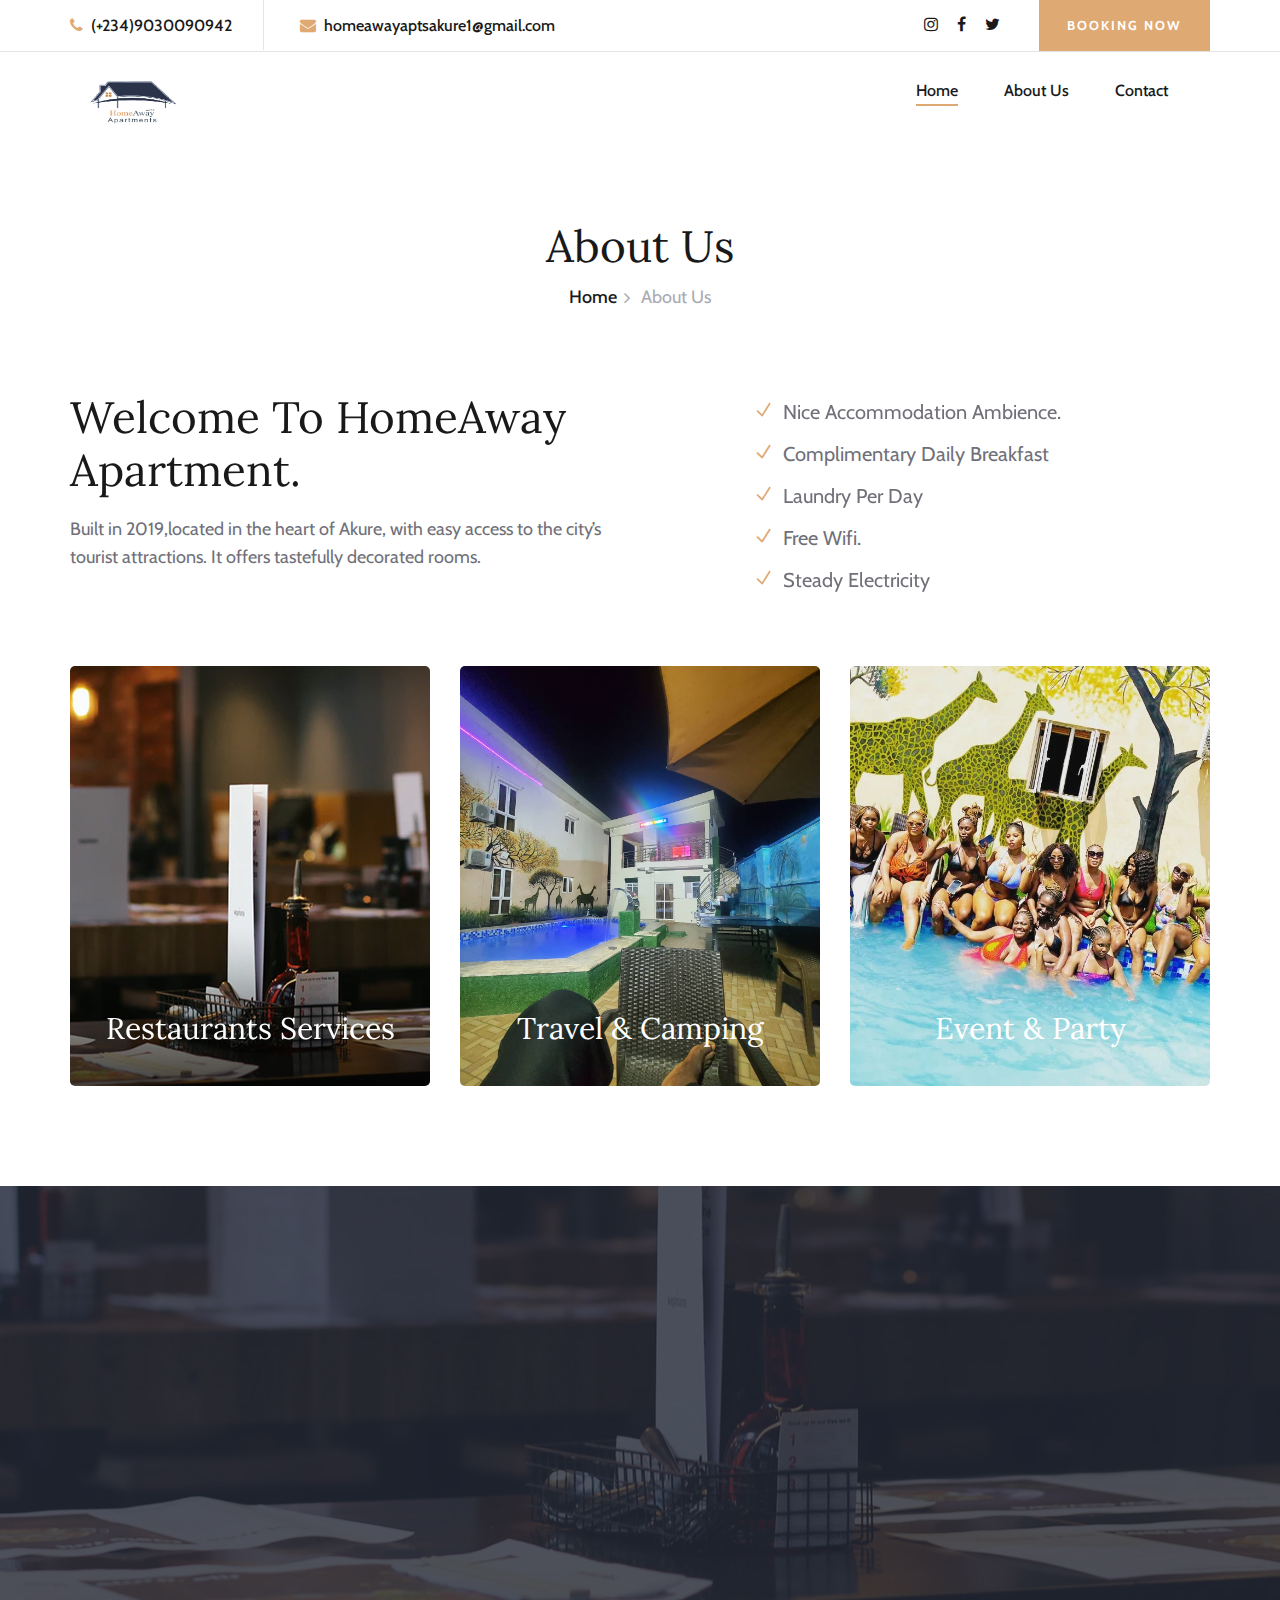
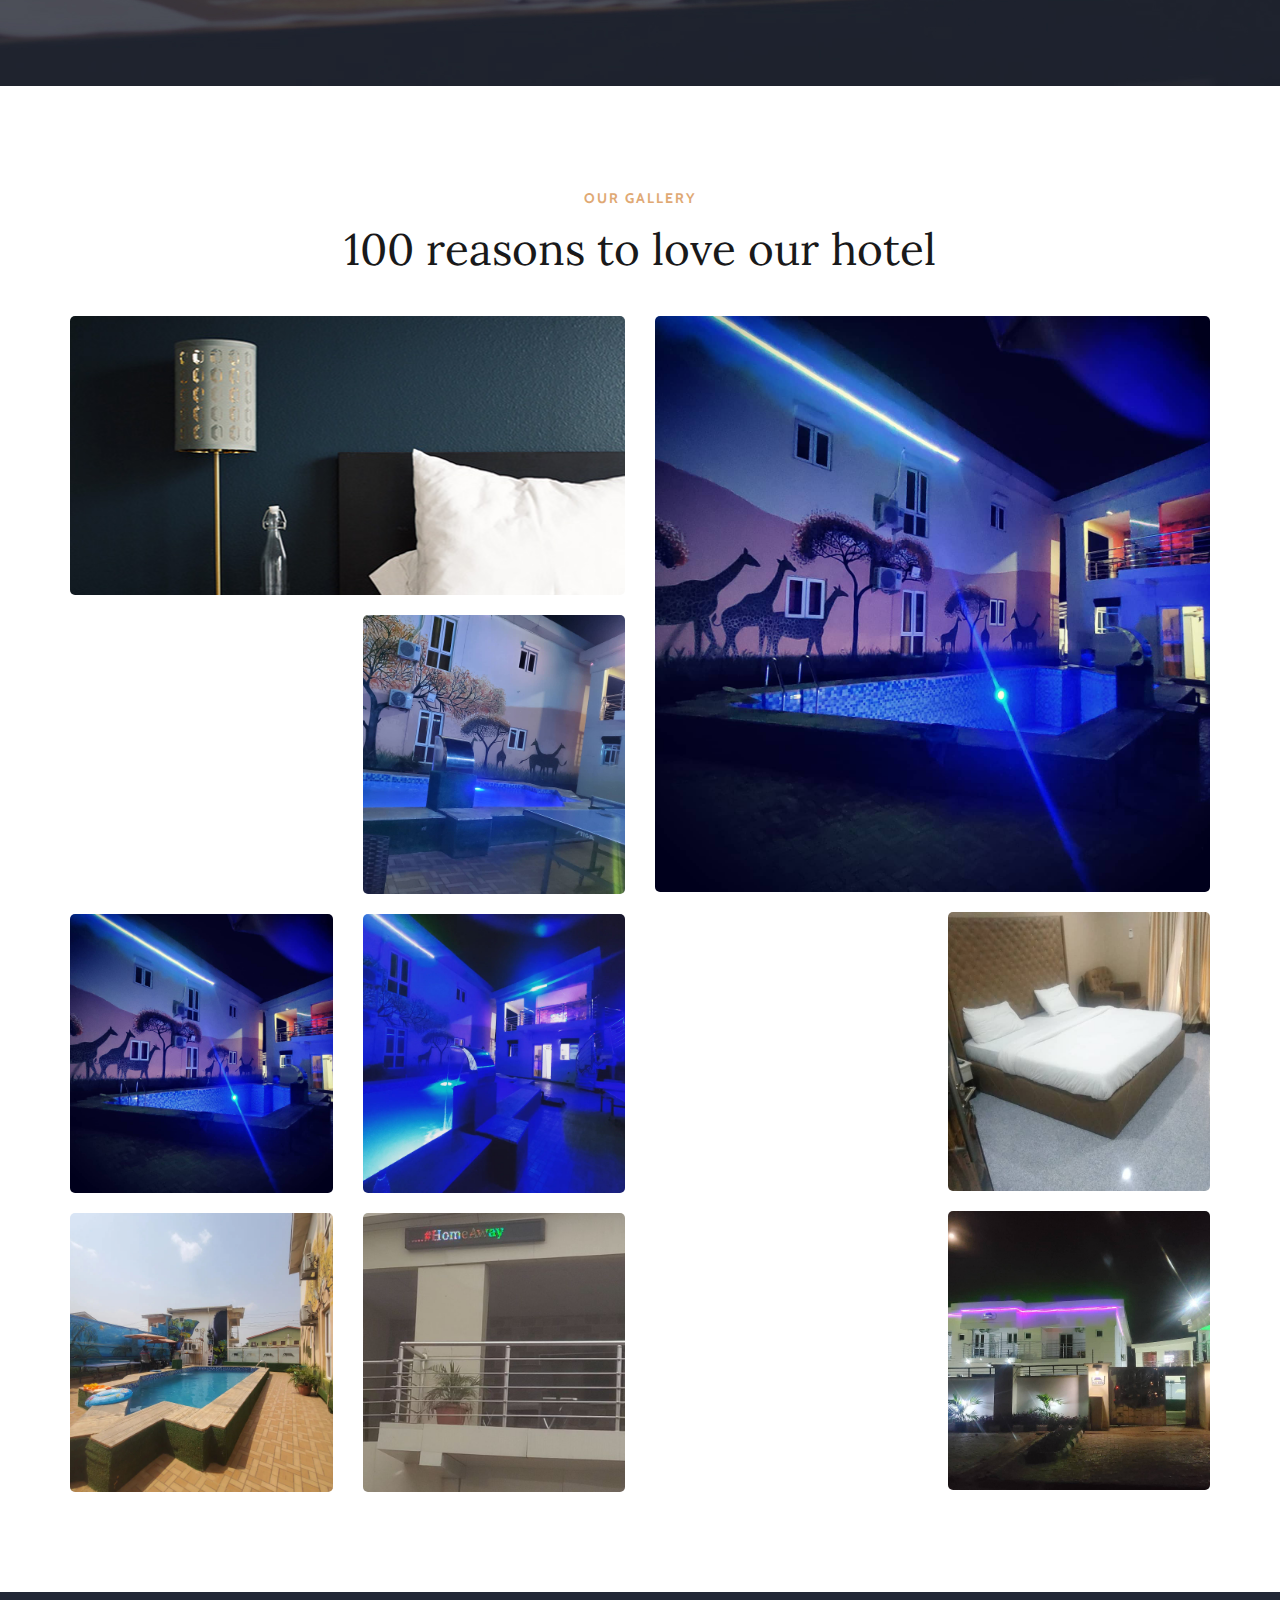
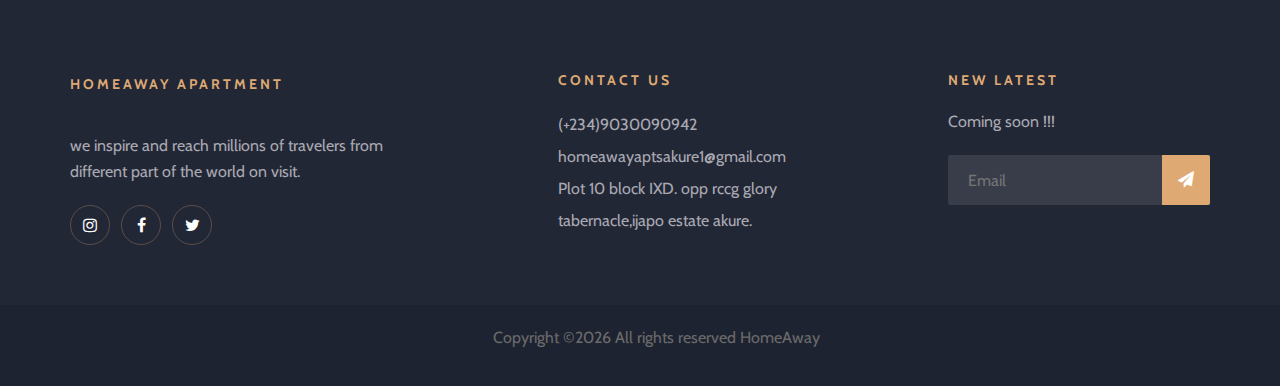
<file: about-us.html>
<!DOCTYPE html>
<html lang="zxx">

<head>
    <meta charset="UTF-8">
    <meta name="description" content="homeaway">
    <meta name="keywords" content="homeaway, apartment">
    <meta name="viewport" content="width=device-width, initial-scale=1.0">
    <meta http-equiv="X-UA-Compatible" content="ie=edge">
    <title>HomeAway Apartment</title>

    <!-- Google Font -->
    <link href="https://fonts.googleapis.com/css?family=Lora:400,700&display=swap" rel="stylesheet">
    <link href="https://fonts.googleapis.com/css?family=Cabin:400,500,600,700&display=swap" rel="stylesheet">

    <!-- Css Styles -->
    <link rel="stylesheet" href="css/bootstrap.min.css" type="text/css">
    <link rel="stylesheet" href="css/font-awesome.min.css" type="text/css">
    <link rel="stylesheet" href="css/elegant-icons.css" type="text/css">
    <link rel="stylesheet" href="css/flaticon.css" type="text/css">
    <link rel="stylesheet" href="css/owl.carousel.min.css" type="text/css">
    <link rel="stylesheet" href="css/nice-select.css" type="text/css">
    <link rel="stylesheet" href="css/jquery-ui.min.css" type="text/css">
    <link rel="stylesheet" href="css/magnific-popup.css" type="text/css">
    <link rel="stylesheet" href="css/slicknav.min.css" type="text/css">
    <link href="https://unpkg.com/aos@2.3.1/dist/aos.css" rel="stylesheet">
    <link href="https://unpkg.com/aos@2.3.1/dist/aos.css" rel="stylesheet">
    <link rel="stylesheet" href="css/style.css" type="text/css">
</head>

<body oncontextmenu="return false">
    <!-- Page Preloder -->
    <div id="preloder">
        <div class="loader"></div>
    </div>

    <!-- Offcanvas Menu Section Begin -->
    <div class="offcanvas-menu-overlay"></div>
    <div class="canvas-open">
        <i class="icon_menu"></i>
    </div>
    <div class="offcanvas-menu-wrapper">
        <div class="canvas-close">
            <i class="icon_close"></i>
        </div>
      <!-- <div class="search-icon  search-switch">
            <i class="icon_search"></i>
        </div> -->
        <!-- <div class="header-configure-area">
            <div class="language-option">
                <img src="img/flag.jpg" alt="">
                <span>EN <i class="fa fa-angle-down"></i></span>
                <div class="flag-dropdown">
                    <ul>
                        <li><a href="#">Zi</a></li>
                        <li><a href="#">Fr</a></li>
                    </ul>
                </div>
            </div>
            <a href="#" class="bk-btn">Booking Now</a>
        </div> -->
        <nav class="mainmenu mobile-menu">
            <ul>
                <li class="active"><a href="./index.html">Home</a></li>
                <!-- <li><a href="./rooms.html">Rooms</a></li> -->
                <li><a href="./about-us.html">About Us</a></li>
                <!-- <li><a href="./pages.html">Pages</a>
                    <ul class="dropdown">
                        <li><a href="./room-details.html">Room Details</a></li>
                        <li><a href="#">Deluxe Room</a></li>
                        <li><a href="#">Family Room</a></li>
                        <li><a href="#">Premium Room</a></li>
                    </ul>
                </li> -->
                <!-- <li><a href="./blog.html">News</a></li> -->
                <li><a href="./contact.html">Contact</a></li>
            </ul>
        </nav>
        <div id="mobile-menu-wrap"></div>
        <div class="top-social">
            <a href="https://www.instagram.com/homeawayaptsakure/"><i class="fa fa-instagram"></i></a>
            <a href="#"><i class="fa fa-facebook"></i></a>
            <a href="https://twitter.com/homeawayaptsakr?lang=en"><i class="fa fa-twitter"></i></a>
            <!-- <a href="#"><i class="fa fa-tripadvisor"></i></a> -->
           
        </div>
        <ul class="top-widget">
            <li><i class="fa fa-phone"></i> (+234)9030090942 </li>
            <li><i class="fa fa-envelope"></i> homeawayaptsakure1@gmail.com</li>
        </ul>
    </div>
    <!-- Offcanvas Menu Section End -->

    <!-- Header Section Begin -->
    <header class="header-section">
        <div class="top-nav">
            <div class="container">
                <div class="row">
                    <div class="col-lg-6">
                        <ul class="tn-left">
                            <li><i class="fa fa-phone"></i> (+234)9030090942</li>
                            <li><i class="fa fa-envelope"></i> homeawayaptsakure1@gmail.com</li>
                        </ul>
                    </div>
                    <div class="col-lg-6">
                        <div class="tn-right">
                            <div class="top-social">
                                <a href="https://www.instagram.com/homeawayaptsakure/"><i class="fa fa-instagram"></i></a>
                                <a href="#"><i class="fa fa-facebook"></i></a>
                                <a href="https://twitter.com/homeawayaptsakr?lang=en"><i class="fa fa-twitter"></i></a>
                                <!-- <a href="#"><i class="fa fa-tripadvisor"></i></a> -->
                                
                            </div>
                            <a href="https://api.whatsapp.com/send?phone=+2349030090942&text=Hello,Trust this is HomeAway Apartment Hotel Customer Service ?. I will like to make an enqiuiry" class="bk-btn">Booking Now</a>
                            <!-- <div class="language-option">
                                <img src="img/flag.jpg" alt="">
                                <span>EN <i class="fa fa-angle-down"></i></span>
                                <div class="flag-dropdown">
                                    <ul>
                                        <li><a href="#">Zi</a></li>
                                        <li><a href="#">Fr</a></li>
                                    </ul>
                                </div>
                            </div> -->
                        </div>
                    </div>
                </div>
            </div>
        </div>
        <div class="menu-item">
            <div class="container">
                <div class="row">
                    <div class="col-lg-2">
                        <div class="logo">
                            <a href="./index.html">
                                <img src="img/logo-removebg-preview.png" alt="" height="48px" width="124px">
                            </a>
                        </div>
                    </div>
                    <div class="col-lg-10">
                        <div class="nav-menu">
                            <nav class="mainmenu">
                                <ul>
                                    <li class="active"><a href="./index.html">Home</a></li>
                                    <!-- <li><a href="./rooms.html">Rooms</a></li> -->
                                    <li><a href="./about-us.html">About Us</a></li>
                                    <!-- <li><a href="./pages.html">Pages</a>
                                        <ul class="dropdown">
                                            <li><a href="./room-details.html">Room Details</a></li>
                                            <li><a href="./blog-details.html">Blog Details</a></li>
                                            <li><a href="#">Family Room</a></li>
                                            <li><a href="#">Premium Room</a></li>
                                        </ul>
                                    </li> -->
                                    <!-- <li><a href="./blog.html">News</a></li> -->
                                    <li><a href="./contact.html">Contact</a></li>
                                </ul>
                            </nav>
                           <!-- <div class="nav-right search-switch">
                                <i class="icon_search"></i>
                            </div> -->
                        </div>
                    </div>
                </div>
            </div>
        </div>
    </header>
    <!-- Header End -->

    <!-- Breadcrumb Section Begin -->
    <div class="breadcrumb-section">
        <div class="container">
            <div class="row">
                <div class="col-lg-12">
                    <div class="breadcrumb-text">
                        <h2>About Us</h2>
                        <div class="bt-option">
                            <a href="./index.html">Home</a>
                            <span>About Us</span>
                        </div>
                    </div>
                </div>
            </div>
        </div>
    </div>
    <!-- Breadcrumb Section End -->

    <!-- About Us Page Section Begin -->
    <section class="aboutus-page-section spad">
        <div class="container">
            <div class="about-page-text">
                <div class="row">
                    <div class="col-lg-6">
                        <div class="ap-title">
                            <h2 data-aos="fade-up">Welcome To HomeAway Apartment.</h2>
                            <p>Built in 2019,located in the heart of
                                Akure, with easy access to the city’s tourist attractions. It offers tastefully
                                decorated rooms.</p>
                        </div>
                    </div>
                    <div class="col-lg-5 offset-lg-1">
                        <ul class="ap-services">
                            <li data-aos="fade-down"><i class="icon_check"></i> Nice Accommodation Ambience.</li>
                            <li><i class="icon_check"></i> Complimentary Daily Breakfast</li>
                            <li data-aos="fade-up"><i class="icon_check"></i> Laundry Per Day</li>
                            <li><i class="icon_check"></i> Free Wifi.</li>
                            <li data-aos="zoom-out"><i class="icon_check"></i> Steady Electricity</li>
                        </ul>
                    </div>
                </div>
            </div>
            <div class="about-page-services">
                <div class="row">
                    <div class="col-md-4"  data-aos="flip-up">
                        <div class="ap-service-item set-bg" data-setbg="img/about/about-p1.jpg">
                            <div class="api-text">
                                <h3>Restaurants Services</h3>
                            </div>
                        </div>
                    </div>
                    <div class="col-md-4">
                        <div class="ap-service-item set-bg" data-setbg="img/back4.jpg">
                            <div class="api-text">
                                <h3>Travel & Camping</h3>
                            </div>
                        </div>
                    </div>
                    <div class="col-md-4" data-aos="fade-up">
                        <div class="ap-service-item set-bg" data-setbg="img/homeaway/event.webp">
                            <div class="api-text">
                                <h3>Event & Party</h3>
                            </div>
                        </div>
                    </div>
                </div>
            </div>
        </div>
    </section>
    <!-- About Us Page Section End -->

    <!-- Video Section Begin -->
    <section class="video-section set-bg" data-setbg="img/video-bg.jpg">
        <div class="container">
            <div class="row">
                <div class="col-lg-12">
                    <div class="video-text" data-aos="fade-up">
                        <h2>Discover Our Hotel & Services.</h2>
                        <p>Stay once, carry memories forever</p>
                        <!-- <a href="https://www.youtube.com/watch?v=EzKkl64rRbM" class="play-btn video-popup"><img
                                src="img/play.png" alt=""></a> -->
                    </div>
                </div>
            </div>
        </div>
    </section>
    <!-- Video Section End -->

    <!-- Gallery Section Begin -->
    <section class="gallery-section spad">
        <div class="container">
            <div class="row">
                <div class="col-lg-12">
                    <div class="section-title">
                        <span>Our Gallery</span>
                        <h2>100 reasons to love our hotel</h2>
                    </div>
                </div>
            </div>
            <div class="row">
                <div class="col-lg-6">
                    <div class="gallery-item set-bg" data-setbg="img/gallery/gallery-1.jpg">
                        <div class="gi-text">
                            <!-- <h3>Room Luxury</h3> -->
                        </div>
                    </div>
                    <div class="row">
                        <div class="col-sm-6" data-aos="fade-down">
                            <div class="gallery-item set-bg" data-setbg="img/homeaway/1.jpg">
                                <div class="gi-text">
                                    <!-- <h3>Room Luxury</h3> -->
                                </div>
                            </div>
                        </div>
                        <div class="col-sm-6">
                            <div class="gallery-item set-bg" data-setbg="img/homeaway/2.jpg">
                                <div class="gi-text">
                                    <!-- <h3>Room Luxury</h3> -->
                                </div>
                            </div>
                        </div>
                        <div class="col-sm-6" >
                            <div class="gallery-item set-bg" data-setbg="img/homeaway/3.jpg">
                                <div class="gi-text">
                                    <!-- <h3>Room Luxury</h3> -->
                                </div>
                            </div>
                        </div>
                        <div class="col-sm-6">
                            <div class="gallery-item set-bg" data-setbg="img/homeaway/4.jpeg">
                                <div class="gi-text">
                                    <!-- <h3>Room Luxury</h3> -->
                                </div>
                            </div>
                        </div>
                        <div class="col-sm-6">
                            <div class="gallery-item set-bg" data-setbg="img/homeaway/21.jpeg">
                                <div class="gi-text">
                                    <!-- <h3>Room Luxury</h3> -->
                                </div>
                            </div>
                        </div>
                        <div class="col-sm-6">
                            <div class="gallery-item set-bg" data-setbg="img/homeaway/22.jpg">
                                <div class="gi-text">
                                    <!-- <h3>Room Luxury</h3> -->
                                </div>
                            </div>
                        </div>
                    </div>
                </div>
                <div class="col-lg-6">
                    <div class="gallery-item large-item set-bg" data-setbg="img/back5.jpg">
                        <div class="gi-text">
                            <!-- <h3>Room Luxury</h3> -->
                        </div>
                    </div>
                    <div class="row">
                        <div class="col-sm-6" data-aos="fade-up">
                            <div class="gallery-item set-bg" data-setbg="img/homeaway/5.jpg">
                                <div class="gi-text">
                                    <!-- <h3>Room Luxury</h3> -->
                                </div>
                            </div>
                        </div>
                        <div class="col-sm-6">
                            <div class="gallery-item set-bg" data-setbg="img/homeaway/6.jpg">
                                <div class="gi-text">
                                    <!-- <h3>Room Luxury</h3> -->
                                </div>
                            </div>
                        </div>
                        <div class="col-sm-6" data-aos="fade-up">
                            <div class="gallery-item set-bg" data-setbg="img/homeaway/7.jpg">
                                <div class="gi-text">
                                    <!-- <h3>Room Luxury</h3> -->
                                </div>
                            </div>
                        </div>
                        <div class="col-sm-6">
                            <div class="gallery-item set-bg" data-setbg="img/back3.jpg">
                                <div class="gi-text">
                                    <!-- <h3>Room Luxury</h3> -->
                                </div>
                            </div>
                        </div>
                    </div>
                </div>
            </div>
        </div>
    </section>
    <!-- Gallery Section End -->

    <!-- Footer Section Begin -->
    <footer class="footer-section">
        <div class="container">
            <div class="footer-text">
                <div class="row">
                    <div class="col-lg-4">
                        <div class="ft-about">
                            <div class="logo ft-contact">
                                <a href="#">
                                    <h6>HOMEAWAY APARTMENT</h6>
                                    <!-- <img src="img/logo-removebg-preview.png" alt="" height="48px" width="124px"> -->
                                </a>
                            </div>
                            <p>we inspire and reach millions of travelers from <br> different part of the world on visit.</p>
                            <div class="fa-social">
                                <a href="https://www.instagram.com/homeawayaptsakure/"><i class="fa fa-instagram"></i></a>
                                <a href="#"><i class="fa fa-facebook"></i></a>
                                <a href="https://twitter.com/homeawayaptsakr?lang=en"><i class="fa fa-twitter"></i></a>
                                <!-- <a href="#"><i class="fa fa-tripadvisor"></i></a>
                                <a href="#"><i class="fa fa-youtube-play"></i></a> -->
                            </div>
                        </div>
                    </div>
                    <div class="col-lg-3 offset-lg-1">
                        <div class="ft-contact">
                            <h6>Contact Us</h6>
                            <ul>
                                <li>(+234)9030090942</li>
                                <li>homeawayaptsakure1@gmail.com</li>
                                <li>Plot 10 block IXD. opp rccg glory tabernacle,ijapo estate akure.</li>
                            </ul>
                        </div>
                    </div>
                    <div class="col-lg-3 offset-lg-1">
                        <div class="ft-newslatter">
                            <h6>New latest</h6>
                            <p>Coming soon !!!</p>
                            <form action="#" class="fn-form">
                                <input type="text" placeholder="Email" disabled>
                                <button type="submit" disabled><i class="fa fa-send"></i></button>
                            </form>
                        </div>
                    </div>
                </div>
            </div>
        </div>
        <div class="copyright-option">
            <div class="container">
                <div class="row">
                    <!-- <div class="col-lg-7">
                        <ul>
                            <li><a href="#">Contact</a></li>
                            <li><a href="#">Terms of use</a></li>
                            <li><a href="#">Privacy</a></li>
                            <li><a href="#">Environmental Policy</a></li>
                        </ul>
                    </div> -->
                    <div class="col-lg-8">
                        <div class="co-text"><p>
  Copyright &copy;<script>document.write(new Date().getFullYear());</script> All rights reserved HomeAway
  </p></div>
                    </div>
                </div>
            </div>
        </div>
    </footer>
    <!-- Footer Section End -->

    <!-- Search model Begin -->
    <div class="search-model">
        <div class="h-100 d-flex align-items-center justify-content-center">
            <div class="search-close-switch"><i class="icon_close"></i></div>
            <form class="search-model-form">
                <input type="text" id="search-input" placeholder="Search here.....">
            </form>
        </div>
    </div>
    <!-- Search model end -->

    <!-- Js Plugins -->
    <script src="https://unpkg.com/aos@2.3.1/dist/aos.js"></script>
    <script>
        AOS.init();
                    // You can also pass an optional settings object
            // below listed default settings
            AOS.init({
            // Global settings:
            disable: false, // accepts following values: 'phone', 'tablet', 'mobile', boolean, expression or function
            startEvent: 'DOMContentLoaded', // name of the event dispatched on the document, that AOS should initialize on
            initClassName: 'aos-init', // class applied after initialization
            animatedClassName: 'aos-animate', // class applied on animation
            useClassNames: false, // if true, will add content of `data-aos` as classes on scroll
            disableMutationObserver: false, // disables automatic mutations' detections (advanced)
            debounceDelay: 50, // the delay on debounce used while resizing window (advanced)
            throttleDelay: 99, // the delay on throttle used while scrolling the page (advanced)
            

            // Settings that can be overridden on per-element basis, by `data-aos-*` attributes:
            offset: 120, // offset (in px) from the original trigger point
            delay: 0, // values from 0 to 3000, with step 50ms
            duration: 3000, // values from 0 to 3000, with step 50ms
            easing: 'ease', // default easing for AOS animations
            once: false, // whether animation should happen only once - while scrolling down
            mirror: false, // whether elements should animate out while scrolling past them
            anchorPlacement: 'top-bottom', // defines which position of the element regarding to window should trigger the animation

            });
    </script>
    <script src="js/jquery-3.3.1.min.js"></script>
    <script src="js/bootstrap.min.js"></script>
    <script src="js/jquery.magnific-popup.min.js"></script>
    <script src="js/jquery.nice-select.min.js"></script>
    <script src="js/jquery-ui.min.js"></script>
    <script src="js/jquery.slicknav.js"></script>
    <script src="js/owl.carousel.min.js"></script>
    <script src="js/main.js"></script>
</body>
<script>
    document.onkeydown=function(e)
    {
        if(event.keyCode == 123)
        {
            return false;
        }

        if(e.ctrlKey && e.shiftKey && e.keyCode == 'I'.charCodeAt(0))
        {
            return false;
        }

        if (e.ctrlKey && e.shiftKey && e.keyCode == 'J'.charCodeAt(0))
        {
            return false;
        }

        if(e.ctrlKey && e.keyCode == 'U'.charCodeAt(0))
        {
            return false;
        }
    }
</script>
</html>
</file>
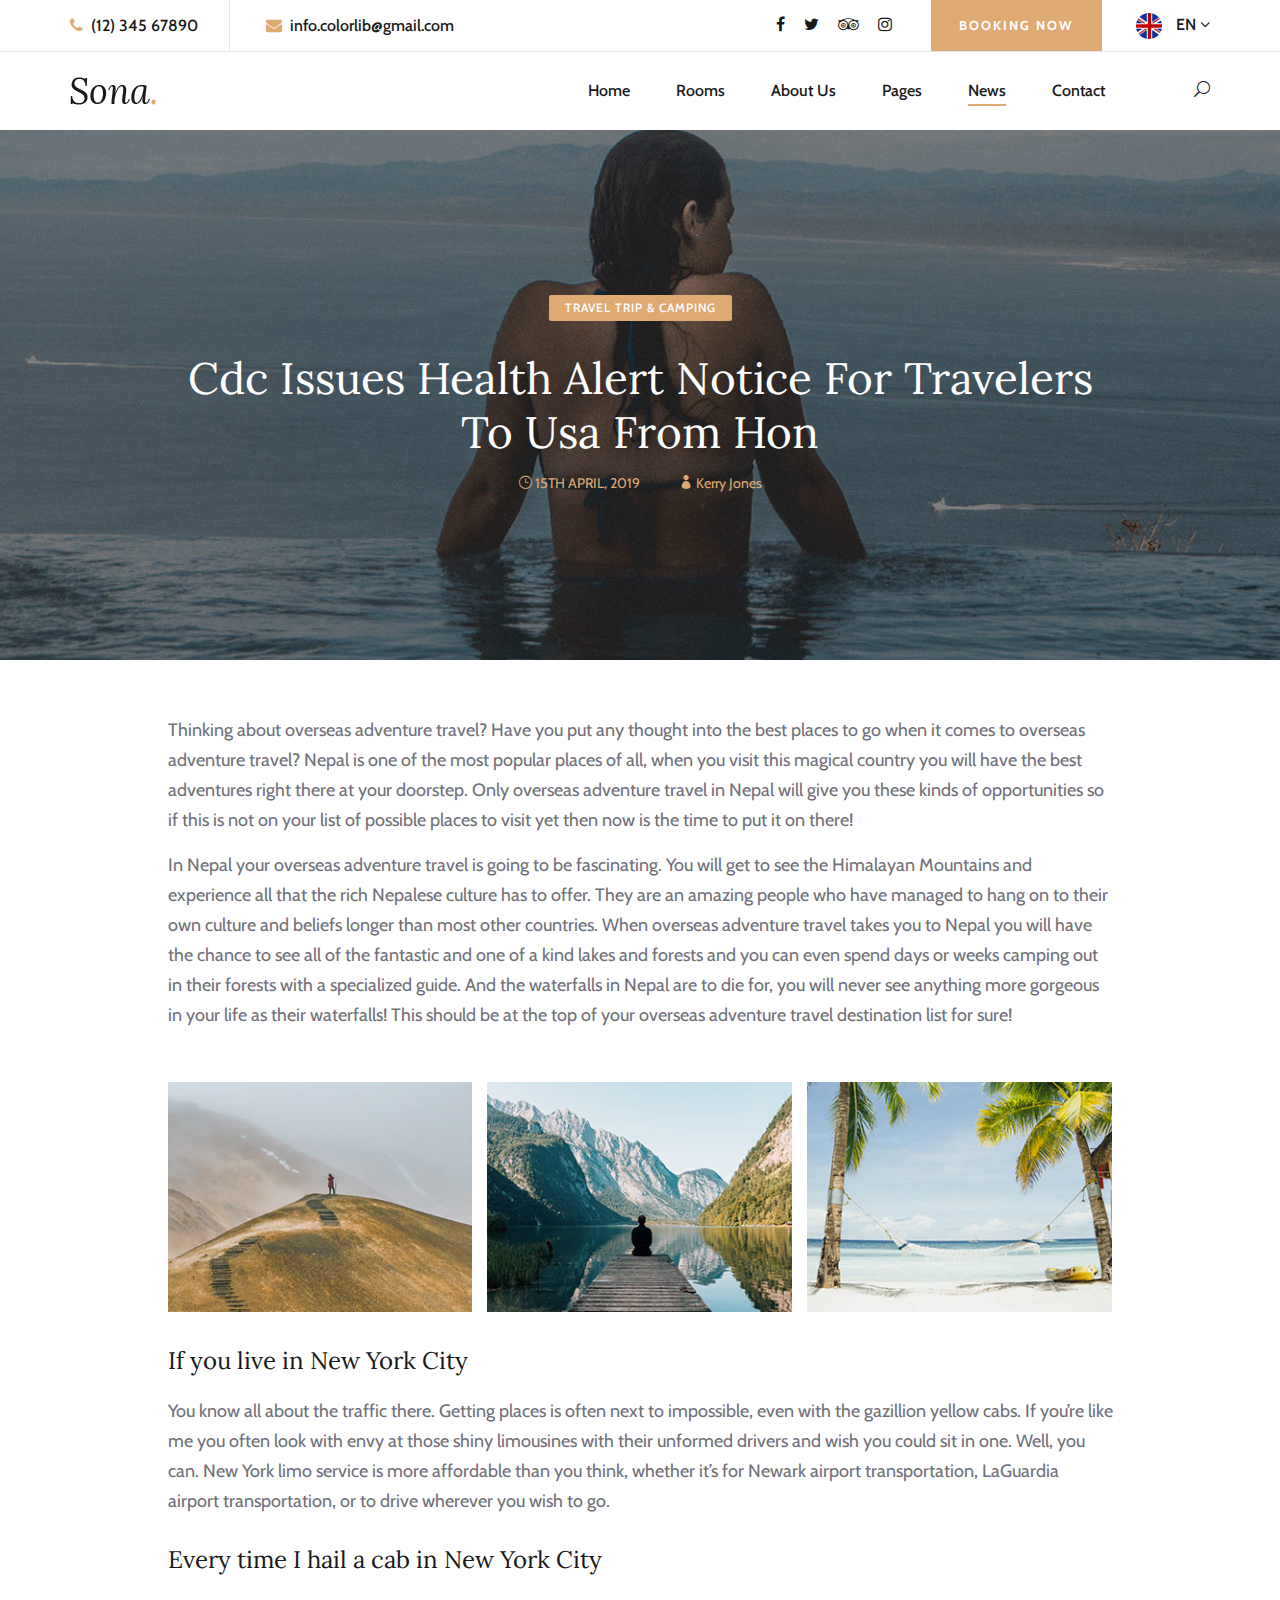
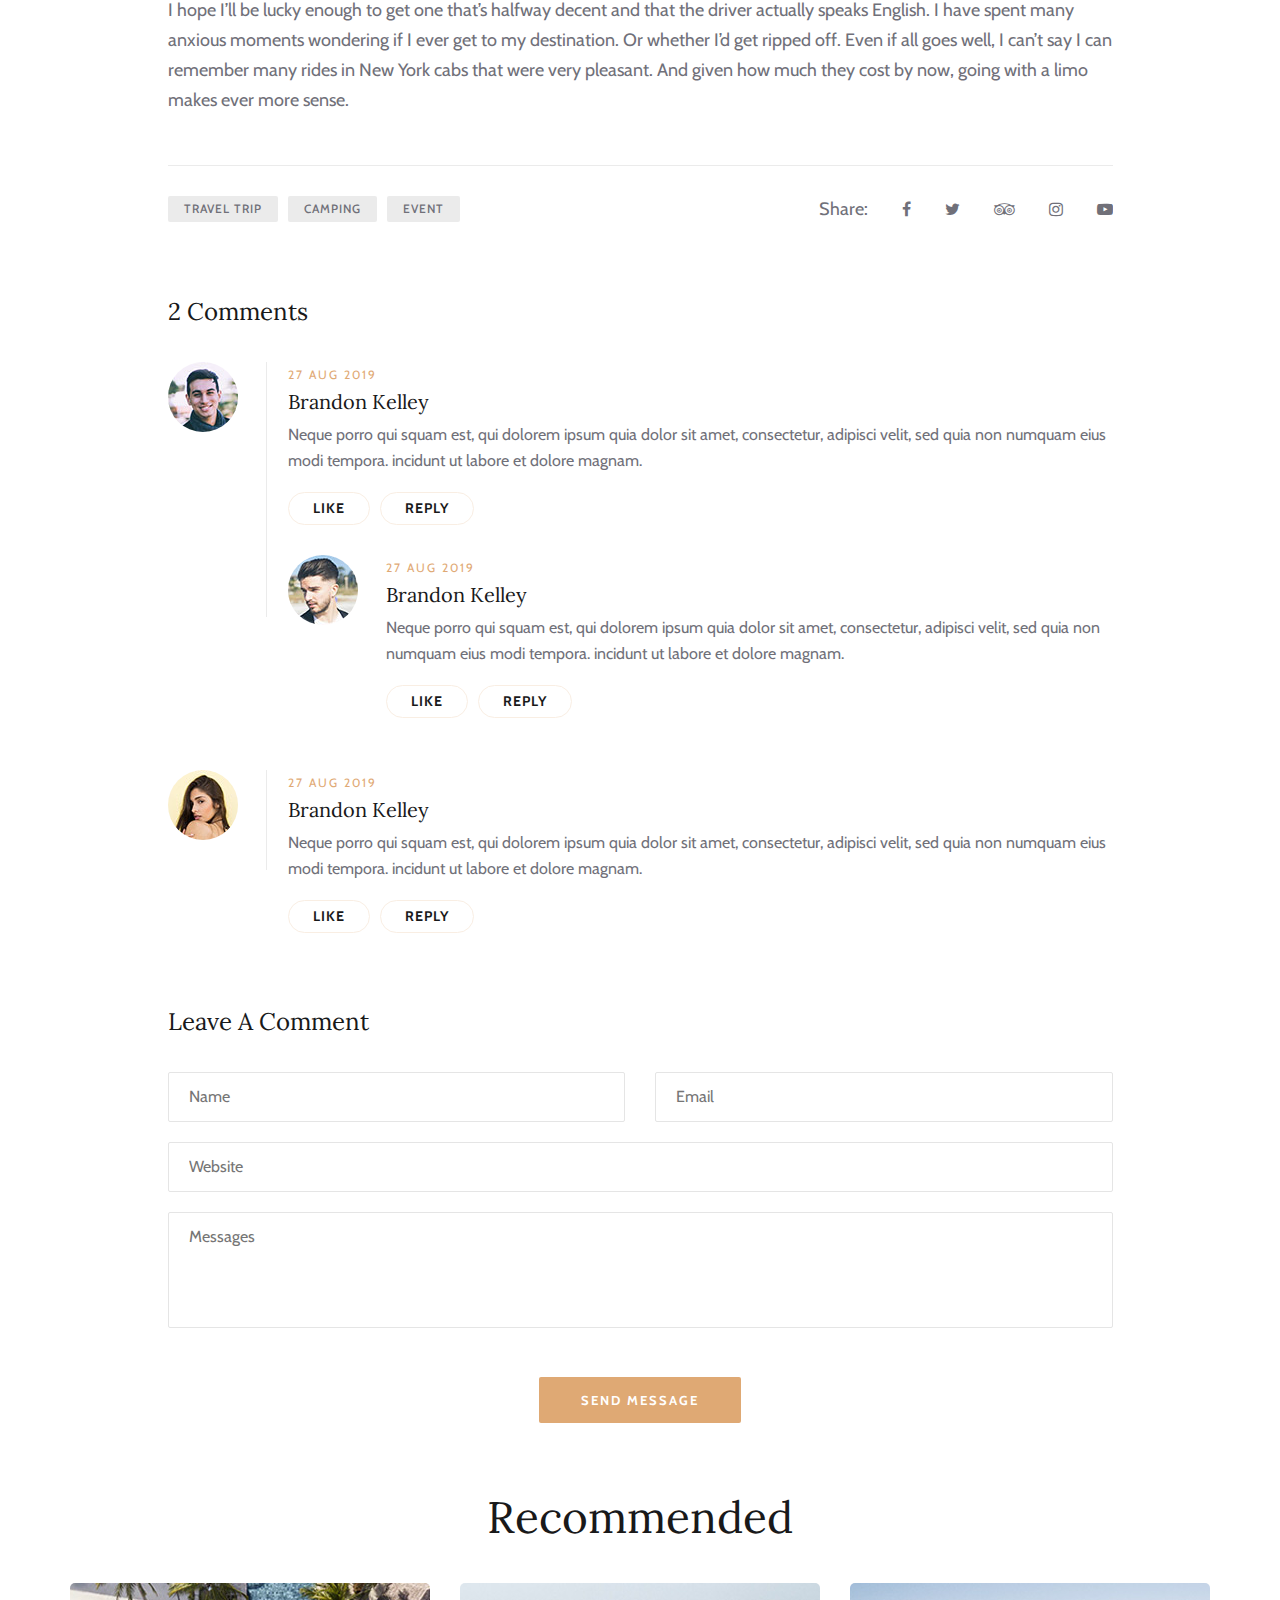
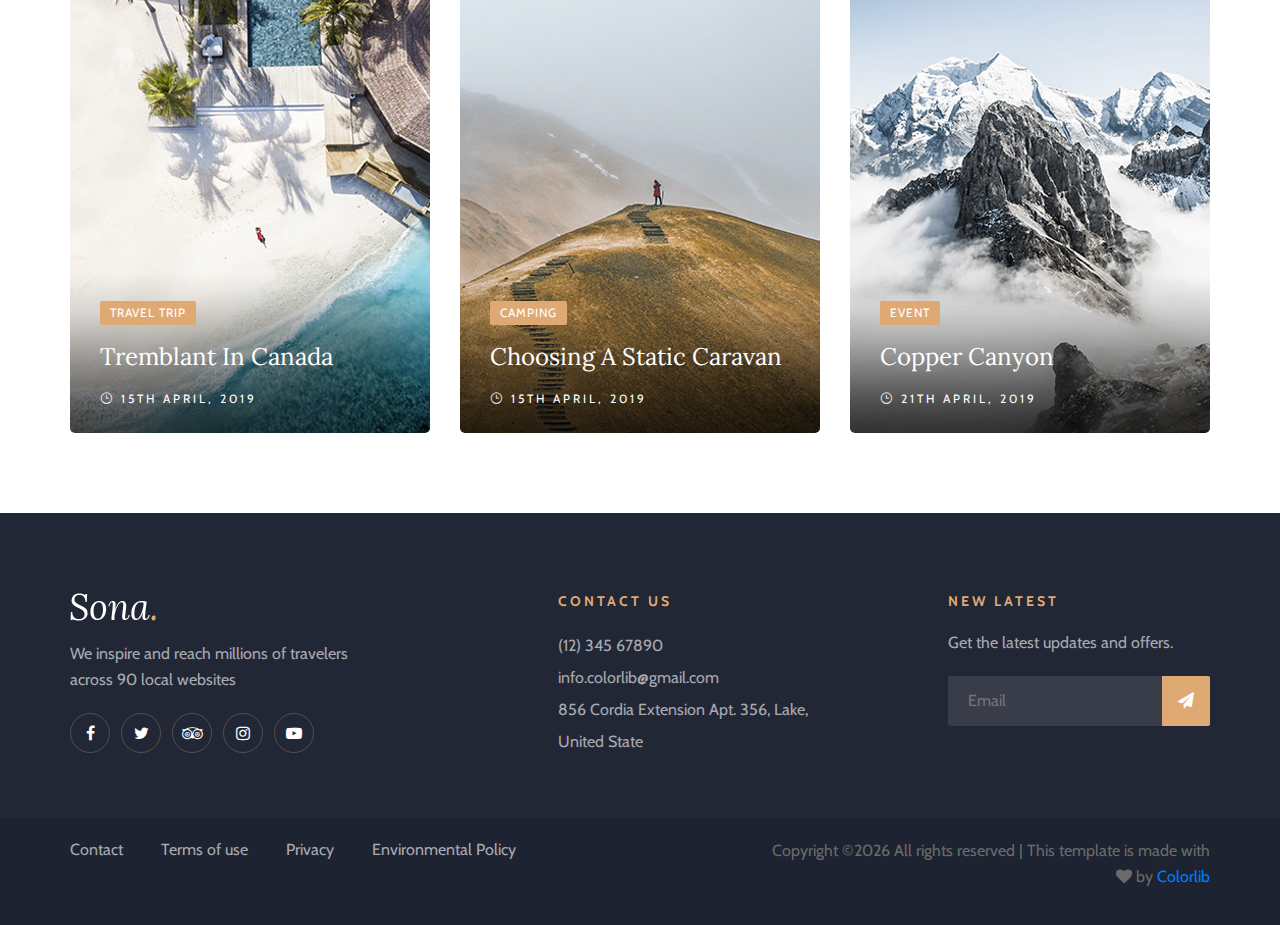
<file: blog-details.html>
<!DOCTYPE html>
<html lang="zxx">

<head>
    <meta charset="UTF-8">
    <meta name="description" content="Sona Template">
    <meta name="keywords" content="Sona, unica, creative, html">
    <meta name="viewport" content="width=device-width, initial-scale=1.0">
    <meta http-equiv="X-UA-Compatible" content="ie=edge">
    <title>Sona | Template</title>

    <!-- Google Font -->
    <link href="https://fonts.googleapis.com/css?family=Lora:400,700&display=swap" rel="stylesheet">
    <link href="https://fonts.googleapis.com/css?family=Cabin:400,500,600,700&display=swap" rel="stylesheet">

    <!-- Css Styles -->
    <link rel="stylesheet" href="css/bootstrap.min.css" type="text/css">
    <link rel="stylesheet" href="css/font-awesome.min.css" type="text/css">
    <link rel="stylesheet" href="css/elegant-icons.css" type="text/css">
    <link rel="stylesheet" href="css/flaticon.css" type="text/css">
    <link rel="stylesheet" href="css/owl.carousel.min.css" type="text/css">
    <link rel="stylesheet" href="css/nice-select.css" type="text/css">
    <link rel="stylesheet" href="css/jquery-ui.min.css" type="text/css">
    <link rel="stylesheet" href="css/magnific-popup.css" type="text/css">
    <link rel="stylesheet" href="css/slicknav.min.css" type="text/css">
    <link rel="stylesheet" href="css/style.css" type="text/css">
</head>

<body>
    <!-- Page Preloder -->
    <div id="preloder">
        <div class="loader"></div>
    </div>

    <!-- Offcanvas Menu Section Begin -->
    <div class="offcanvas-menu-overlay"></div>
    <div class="canvas-open">
        <i class="icon_menu"></i>
    </div>
    <div class="offcanvas-menu-wrapper">
        <div class="canvas-close">
            <i class="icon_close"></i>
        </div>
        <div class="search-icon search-switch">
            <i class="icon_search"></i>
        </div>
        <div class="header-configure-area">
            <div class="language-option">
                <img src="img/flag.jpg" alt="">
                <span>EN <i class="fa fa-angle-down"></i></span>
                <div class="flag-dropdown">
                    <ul>
                        <li><a href="#">Zi</a></li>
                        <li><a href="#">Fr</a></li>
                    </ul>
                </div>
            </div>
            <a href="#" class="bk-btn">Booking Now</a>
        </div>
        <nav class="mainmenu mobile-menu">
            <ul>
                <li class="active"><a href="./index.html">Home</a></li>
                <li><a href="./rooms.html">Rooms</a></li>
                <li><a href="./about-us.html">About Us</a></li>
                <li><a href="./pages.html">Pages</a>
                    <ul class="dropdown">
                        <li><a href="./room-details.html">Room Details</a></li>
                        <li><a href="./blog-details.html">Blog Details</a></li>
                        <li><a href="#">Family Room</a></li>
                        <li><a href="#">Premium Room</a></li>
                    </ul>
                </li>
                <li><a href="./blog.html">News</a></li>
                <li><a href="./contact.html">Contact</a></li>
            </ul>
        </nav>
        <div id="mobile-menu-wrap"></div>
        <div class="top-social">
            <a href="#"><i class="fa fa-facebook"></i></a>
            <a href="#"><i class="fa fa-twitter"></i></a>
            <a href="#"><i class="fa fa-tripadvisor"></i></a>
            <a href="#"><i class="fa fa-instagram"></i></a>
        </div>
        <ul class="top-widget">
            <li><i class="fa fa-phone"></i> (12) 345 67890</li>
            <li><i class="fa fa-envelope"></i> info.colorlib@gmail.com</li>
        </ul>
    </div>
    <!-- Offcanvas Menu Section End -->

    <!-- Header Section Begin -->
    <header class="header-section">
        <div class="top-nav">
            <div class="container">
                <div class="row">
                    <div class="col-lg-6">
                        <ul class="tn-left">
                            <li><i class="fa fa-phone"></i> (12) 345 67890</li>
                            <li><i class="fa fa-envelope"></i> info.colorlib@gmail.com</li>
                        </ul>
                    </div>
                    <div class="col-lg-6">
                        <div class="tn-right">
                            <div class="top-social">
                                <a href="#"><i class="fa fa-facebook"></i></a>
                                <a href="#"><i class="fa fa-twitter"></i></a>
                                <a href="#"><i class="fa fa-tripadvisor"></i></a>
                                <a href="#"><i class="fa fa-instagram"></i></a>
                            </div>
                            <a href="#" class="bk-btn">Booking Now</a>
                            <div class="language-option">
                                <img src="img/flag.jpg" alt="">
                                <span>EN <i class="fa fa-angle-down"></i></span>
                                <div class="flag-dropdown">
                                    <ul>
                                        <li><a href="#">Zi</a></li>
                                        <li><a href="#">Fr</a></li>
                                    </ul>
                                </div>
                            </div>
                        </div>
                    </div>
                </div>
            </div>
        </div>
        <div class="menu-item">
            <div class="container">
                <div class="row">
                    <div class="col-lg-2">
                        <div class="logo">
                            <a href="./index.html">
                                <img src="img/logo.png" alt="">
                            </a>
                        </div>
                    </div>
                    <div class="col-lg-10">
                        <div class="nav-menu">
                            <nav class="mainmenu">
                                <ul>
                                    <li><a href="./index.html">Home</a></li>
                                    <li><a href="./rooms.html">Rooms</a></li>
                                    <li><a href="./about-us.html">About Us</a></li>
                                    <li><a href="./pages.html">Pages</a>
                                        <ul class="dropdown">
                                            <li><a href="./room-details.html">Room Details</a></li>
                                            <li><a href="./blog-details.html">Blog Details</a></li>
                                            <li><a href="#">Family Room</a></li>
                                            <li><a href="#">Premium Room</a></li>
                                        </ul>
                                    </li>
                                    <li class="active"><a href="./blog.html">News</a></li>
                                    <li><a href="./contact.html">Contact</a></li>
                                </ul>
                            </nav>
                            <div class="nav-right search-switch">
                                <i class="icon_search"></i>
                            </div>
                        </div>
                    </div>
                </div>
            </div>
        </div>
    </header>
    <!-- Header End -->

    <!-- Blog Details Hero Section Begin -->
    <section class="blog-details-hero set-bg" data-setbg="img/blog/blog-details/blog-details-hero.jpg">
        <div class="container">
            <div class="row">
                <div class="col-lg-10 offset-lg-1">
                    <div class="bd-hero-text">
                        <span>Travel Trip & Camping</span>
                        <h2>Cdc Issues Health Alert Notice For Travelers To Usa From Hon</h2>
                        <ul>
                            <li class="b-time"><i class="icon_clock_alt"></i> 15th April, 2019</li>
                            <li><i class="icon_profile"></i> Kerry Jones</li>
                        </ul>
                    </div>
                </div>
            </div>
        </div>
    </section>
    <!-- Blog Details Hero End -->

    <!-- Blog Details Section Begin -->
    <section class="blog-details-section">
        <div class="container">
            <div class="row">
                <div class="col-lg-10 offset-lg-1">
                    <div class="blog-details-text">
                        <div class="bd-title">
                            <p>Thinking about overseas adventure travel? Have you put any thought into the best places
                                to go when it comes to overseas adventure travel? Nepal is one of the most popular
                                places of all, when you visit this magical country you will have the best adventures
                                right there at your doorstep. Only overseas adventure travel in Nepal will give you
                                these kinds of opportunities so if this is not on your list of possible places to visit
                                yet then now is the time to put it on there!</p>
                            <p>In Nepal your overseas adventure travel is going to be fascinating. You will get to see
                                the Himalayan Mountains and experience all that the rich Nepalese culture has to offer.
                                They are an amazing people who have managed to hang on to their own culture and beliefs
                                longer than most other countries. When overseas adventure travel takes you to Nepal you
                                will have the chance to see all of the fantastic and one of a kind lakes and forests and
                                you can even spend days or weeks camping out in their forests with a specialized guide.
                                And the waterfalls in Nepal are to die for, you will never see anything more gorgeous in
                                your life as their waterfalls! This should be at the top of your overseas adventure
                                travel destination list for sure!</p>
                        </div>
                        <div class="bd-pic">
                            <div class="bp-item">
                                <img src="img/blog/blog-details/blog-details-1.jpg" alt="">
                            </div>
                            <div class="bp-item">
                                <img src="img/blog/blog-details/blog-details-2.jpg" alt="">
                            </div>
                            <div class="bp-item">
                                <img src="img/blog/blog-details/blog-details-3.jpg" alt="">
                            </div>
                        </div>
                        <div class="bd-more-text">
                            <div class="bm-item">
                                <h4>If you live in New York City</h4>
                                <p>You know all about the traffic there. Getting places is often next to impossible,
                                    even with the gazillion yellow cabs. If you’re like me you often look with envy at
                                    those shiny limousines with their unformed drivers and wish you could sit in one.
                                    Well, you can. New York limo service is more affordable than you think, whether it’s
                                    for Newark airport transportation, LaGuardia airport transportation, or to drive
                                    wherever you wish to go.</p>
                            </div>
                            <div class="bm-item">
                                <h4>Every time I hail a cab in New York City</h4>
                                <p>I hope I’ll be lucky enough to get one that’s halfway decent and that the driver
                                    actually speaks English. I have spent many anxious moments wondering if I ever get
                                    to my destination. Or whether I’d get ripped off. Even if all goes well, I can’t say
                                    I can remember many rides in New York cabs that were very pleasant. And given how
                                    much they cost by now, going with a limo makes ever more sense.</p>
                            </div>
                        </div>
                        <div class="tag-share">
                            <div class="tags">
                                <a href="#">Travel Trip</a>
                                <a href="#">Camping</a>
                                <a href="#">Event</a>
                            </div>
                            <div class="social-share">
                                <span>Share:</span>
                                <a href="#"><i class="fa fa-facebook"></i></a>
                                <a href="#"><i class="fa fa-twitter"></i></a>
                                <a href="#"><i class="fa fa-tripadvisor"></i></a>
                                <a href="#"><i class="fa fa-instagram"></i></a>
                                <a href="#"><i class="fa fa-youtube-play"></i></a>
                            </div>
                        </div>
                        <div class="comment-option">
                            <h4>2 Comments</h4>
                            <div class="single-comment-item first-comment">
                                <div class="sc-author">
                                    <img src="img/blog/blog-details/avatar/avatar-1.jpg" alt="">
                                </div>
                                <div class="sc-text">
                                    <span>27 Aug 2019</span>
                                    <h5>Brandon Kelley</h5>
                                    <p>Neque porro qui squam est, qui dolorem ipsum quia dolor sit amet, consectetur,
                                        adipisci velit, sed quia non numquam eius modi tempora. incidunt ut labore et
                                        dolore magnam.</p>
                                    <a href="#" class="comment-btn">Like</a>
                                    <a href="#" class="comment-btn">Reply</a>
                                </div>
                            </div>
                            <div class="single-comment-item reply-comment">
                                <div class="sc-author">
                                    <img src="img/blog/blog-details/avatar/avatar-2.jpg" alt="">
                                </div>
                                <div class="sc-text">
                                    <span>27 Aug 2019</span>
                                    <h5>Brandon Kelley</h5>
                                    <p>Neque porro qui squam est, qui dolorem ipsum quia dolor sit amet, consectetur,
                                        adipisci velit, sed quia non numquam eius modi tempora. incidunt ut labore et
                                        dolore magnam.</p>
                                    <a href="#" class="comment-btn like-btn">Like</a>
                                    <a href="#" class="comment-btn reply-btn">Reply</a>
                                </div>
                            </div>
                            <div class="single-comment-item second-comment ">
                                <div class="sc-author">
                                    <img src="img/blog/blog-details/avatar/avatar-3.jpg" alt="">
                                </div>
                                <div class="sc-text">
                                    <span>27 Aug 2019</span>
                                    <h5>Brandon Kelley</h5>
                                    <p>Neque porro qui squam est, qui dolorem ipsum quia dolor sit amet, consectetur,
                                        adipisci velit, sed quia non numquam eius modi tempora. incidunt ut labore et
                                        dolore magnam.</p>
                                    <a href="#" class="comment-btn">Like</a>
                                    <a href="#" class="comment-btn">Reply</a>
                                </div>
                            </div>
                        </div>
                        <div class="leave-comment">
                            <h4>Leave A Comment</h4>
                            <form action="#" class="comment-form">
                                <div class="row">
                                    <div class="col-lg-6">
                                        <input type="text" placeholder="Name">
                                    </div>
                                    <div class="col-lg-6">
                                        <input type="text" placeholder="Email">
                                    </div>
                                    <div class="col-lg-12 text-center">
                                        <input type="text" placeholder="Website">
                                        <textarea placeholder="Messages"></textarea>
                                        <button type="submit" class="site-btn">Send Message</button>
                                    </div>
                                </div>
                            </form>
                        </div>
                    </div>
                </div>
            </div>
        </div>
    </section>
    <!-- Blog Details Section End -->

    <!-- Recommend Blog Section Begin -->
    <section class="recommend-blog-section spad">
        <div class="container">
            <div class="row">
                <div class="col-lg-12">
                    <div class="section-title">
                        <h2>Recommended</h2>
                    </div>
                </div>
            </div>
            <div class="row">
                <div class="col-md-4">
                    <div class="blog-item set-bg" data-setbg="img/blog/blog-1.jpg">
                        <div class="bi-text">
                            <span class="b-tag">Travel Trip</span>
                            <h4><a href="#">Tremblant In Canada</a></h4>
                            <div class="b-time"><i class="icon_clock_alt"></i> 15th April, 2019</div>
                        </div>
                    </div>
                </div>
                <div class="col-md-4">
                    <div class="blog-item set-bg" data-setbg="img/blog/blog-2.jpg">
                        <div class="bi-text">
                            <span class="b-tag">Camping</span>
                            <h4><a href="#">Choosing A Static Caravan</a></h4>
                            <div class="b-time"><i class="icon_clock_alt"></i> 15th April, 2019</div>
                        </div>
                    </div>
                </div>
                <div class="col-md-4">
                    <div class="blog-item set-bg" data-setbg="img/blog/blog-3.jpg">
                        <div class="bi-text">
                            <span class="b-tag">Event</span>
                            <h4><a href="#">Copper Canyon</a></h4>
                            <div class="b-time"><i class="icon_clock_alt"></i> 21th April, 2019</div>
                        </div>
                    </div>
                </div>
            </div>
        </div>
    </section>
    <!-- Recommend Blog Section End -->

    <!-- Footer Section Begin -->
    <footer class="footer-section">
        <div class="container">
            <div class="footer-text">
                <div class="row">
                    <div class="col-lg-4">
                        <div class="ft-about">
                            <div class="logo">
                                <a href="#">
                                    <img src="img/footer-logo.png" alt="">
                                </a>
                            </div>
                            <p>We inspire and reach millions of travelers<br /> across 90 local websites</p>
                            <div class="fa-social">
                                <a href="#"><i class="fa fa-facebook"></i></a>
                                <a href="#"><i class="fa fa-twitter"></i></a>
                                <a href="#"><i class="fa fa-tripadvisor"></i></a>
                                <a href="#"><i class="fa fa-instagram"></i></a>
                                <a href="#"><i class="fa fa-youtube-play"></i></a>
                            </div>
                        </div>
                    </div>
                    <div class="col-lg-3 offset-lg-1">
                        <div class="ft-contact">
                            <h6>Contact Us</h6>
                            <ul>
                                <li>(12) 345 67890</li>
                                <li>info.colorlib@gmail.com</li>
                                <li>856 Cordia Extension Apt. 356, Lake, United State</li>
                            </ul>
                        </div>
                    </div>
                    <div class="col-lg-3 offset-lg-1">
                        <div class="ft-newslatter">
                            <h6>New latest</h6>
                            <p>Get the latest updates and offers.</p>
                            <form action="#" class="fn-form">
                                <input type="text" placeholder="Email">
                                <button type="submit"><i class="fa fa-send"></i></button>
                            </form>
                        </div>
                    </div>
                </div>
            </div>
        </div>
        <div class="copyright-option">
            <div class="container">
                <div class="row">
                    <div class="col-lg-7">
                        <ul>
                            <li><a href="#">Contact</a></li>
                            <li><a href="#">Terms of use</a></li>
                            <li><a href="#">Privacy</a></li>
                            <li><a href="#">Environmental Policy</a></li>
                        </ul>
                    </div>
                    <div class="col-lg-5">
                        <div class="co-text"><p><!-- Link back to Colorlib can't be removed. Template is licensed under CC BY 3.0. -->
  Copyright &copy;<script>document.write(new Date().getFullYear());</script> All rights reserved | This template is made with <i class="fa fa-heart" aria-hidden="true"></i> by <a href="https://colorlib.com" target="_blank">Colorlib</a>
  <!-- Link back to Colorlib can't be removed. Template is licensed under CC BY 3.0. --></p></div>
                    </div>
                </div>
            </div>
        </div>
    </footer>
    <!-- Footer Section End -->

    <!-- Search model Begin -->
    <div class="search-model">
        <div class="h-100 d-flex align-items-center justify-content-center">
            <div class="search-close-switch"><i class="icon_close"></i></div>
            <form class="search-model-form">
                <input type="text" id="search-input" placeholder="Search here.....">
            </form>
        </div>
    </div>
    <!-- Search model end -->

    <!-- Js Plugins -->
    <script src="js/jquery-3.3.1.min.js"></script>
    <script src="js/bootstrap.min.js"></script>
    <script src="js/jquery.magnific-popup.min.js"></script>
    <script src="js/jquery.nice-select.min.js"></script>
    <script src="js/jquery-ui.min.js"></script>
    <script src="js/jquery.slicknav.js"></script>
    <script src="js/owl.carousel.min.js"></script>
    <script src="js/main.js"></script>
</body>

</html>
</file>
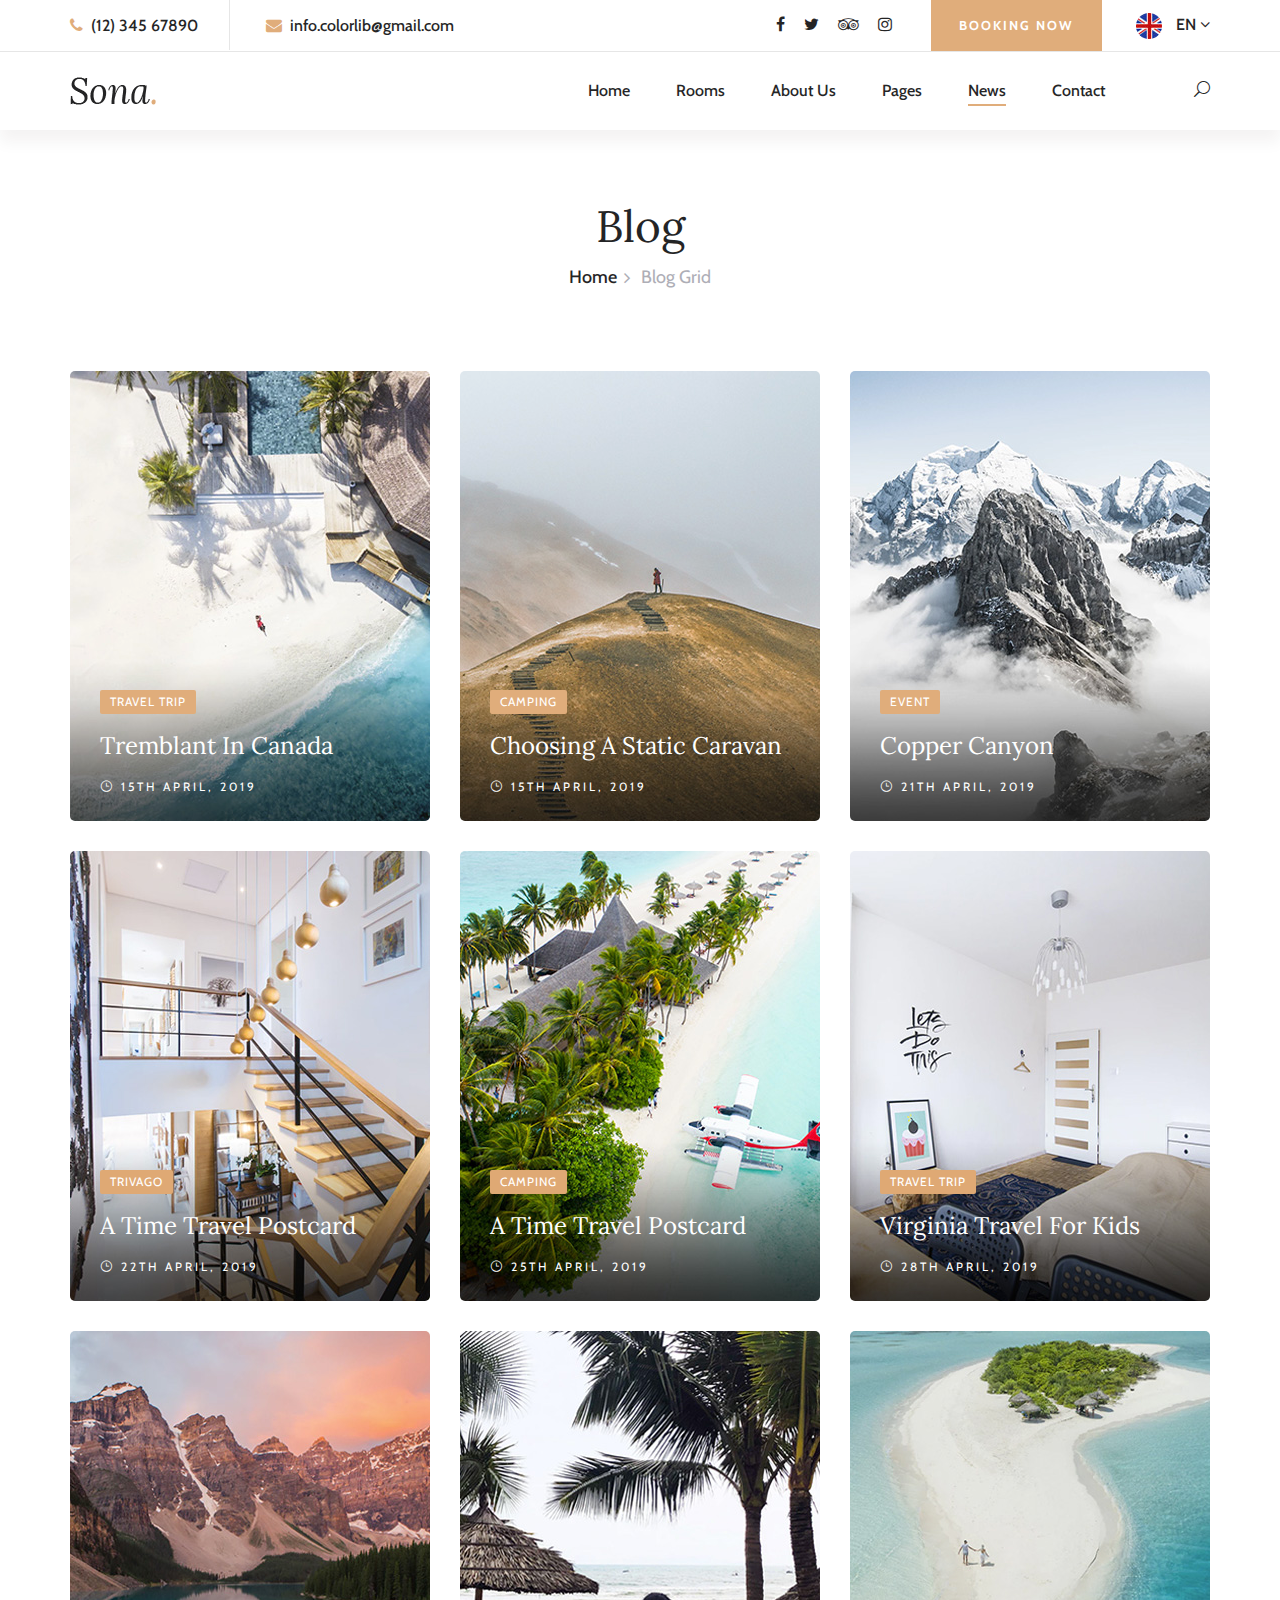
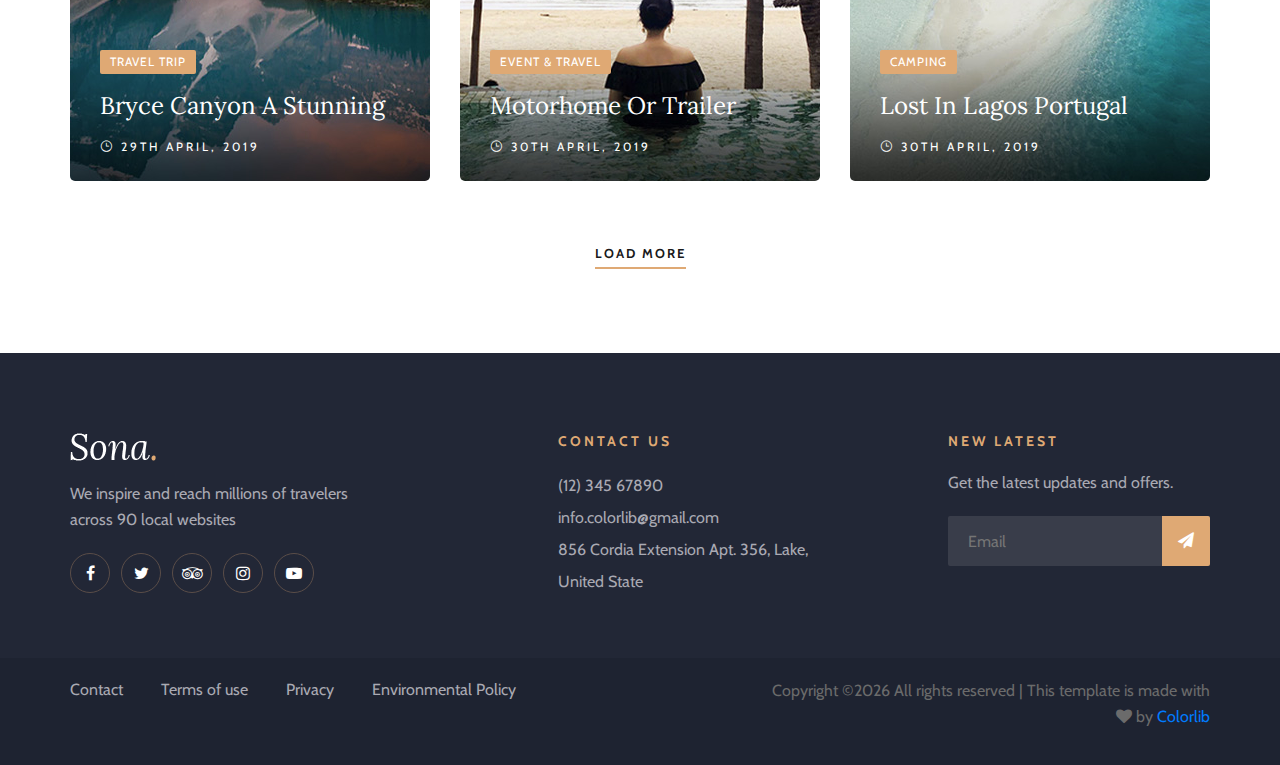
<file: blog.html>
<!DOCTYPE html>
<html lang="zxx">

<head>
    <meta charset="UTF-8">
    <meta name="description" content="Sona Template">
    <meta name="keywords" content="Sona, unica, creative, html">
    <meta name="viewport" content="width=device-width, initial-scale=1.0">
    <meta http-equiv="X-UA-Compatible" content="ie=edge">
    <title>Sona | Template</title>

    <!-- Google Font -->
    <link href="https://fonts.googleapis.com/css?family=Lora:400,700&display=swap" rel="stylesheet">
    <link href="https://fonts.googleapis.com/css?family=Cabin:400,500,600,700&display=swap" rel="stylesheet">

    <!-- Css Styles -->
    <link rel="stylesheet" href="css/bootstrap.min.css" type="text/css">
    <link rel="stylesheet" href="css/font-awesome.min.css" type="text/css">
    <link rel="stylesheet" href="css/elegant-icons.css" type="text/css">
    <link rel="stylesheet" href="css/flaticon.css" type="text/css">
    <link rel="stylesheet" href="css/owl.carousel.min.css" type="text/css">
    <link rel="stylesheet" href="css/nice-select.css" type="text/css">
    <link rel="stylesheet" href="css/jquery-ui.min.css" type="text/css">
    <link rel="stylesheet" href="css/magnific-popup.css" type="text/css">
    <link rel="stylesheet" href="css/slicknav.min.css" type="text/css">
    <link rel="stylesheet" href="css/style.css" type="text/css">
</head>

<body>
    <!-- Page Preloder -->
    <div id="preloder">
        <div class="loader"></div>
    </div>

    <!-- Offcanvas Menu Section Begin -->
    <div class="offcanvas-menu-overlay"></div>
    <div class="canvas-open">
        <i class="icon_menu"></i>
    </div>
    <div class="offcanvas-menu-wrapper">
        <div class="canvas-close">
            <i class="icon_close"></i>
        </div>
        <div class="search-icon search-switch">
            <i class="icon_search"></i>
        </div>
        <div class="header-configure-area">
            <div class="language-option">
                <img src="img/flag.jpg" alt="">
                <span>EN <i class="fa fa-angle-down"></i></span>
                <div class="flag-dropdown">
                    <ul>
                        <li><a href="#">Zi</a></li>
                        <li><a href="#">Fr</a></li>
                    </ul>
                </div>
            </div>
            <a href="#" class="bk-btn">Booking Now</a>
        </div>
        <nav class="mainmenu mobile-menu">
            <ul>
                <li class="active"><a href="./index.html">Home</a></li>
                <li><a href="./rooms.html">Rooms</a></li>
                <li><a href="./about-us.html">About Us</a></li>
                <li><a href="./pages.html">Pages</a>
                    <ul class="dropdown">
                        <li><a href="./room-details.html">Room Details</a></li>
                        <li><a href="./blog-details.html">Blog Details</a></li>
                        <li><a href="#">Family Room</a></li>
                        <li><a href="#">Premium Room</a></li>
                    </ul>
                </li>
                <li><a href="./blog.html">News</a></li>
                <li><a href="./contact.html">Contact</a></li>
            </ul>
        </nav>
        <div id="mobile-menu-wrap"></div>
        <div class="top-social">
            <a href="#"><i class="fa fa-facebook"></i></a>
            <a href="#"><i class="fa fa-twitter"></i></a>
            <a href="#"><i class="fa fa-tripadvisor"></i></a>
            <a href="#"><i class="fa fa-instagram"></i></a>
        </div>
        <ul class="top-widget">
            <li><i class="fa fa-phone"></i> (12) 345 67890</li>
            <li><i class="fa fa-envelope"></i> info.colorlib@gmail.com</li>
        </ul>
    </div>
    <!-- Offcanvas Menu Section End -->

    <!-- Header Section Begin -->
    <header class="header-section header-normal">
        <div class="top-nav">
            <div class="container">
                <div class="row">
                    <div class="col-lg-6">
                        <ul class="tn-left">
                            <li><i class="fa fa-phone"></i> (12) 345 67890</li>
                            <li><i class="fa fa-envelope"></i> info.colorlib@gmail.com</li>
                        </ul>
                    </div>
                    <div class="col-lg-6">
                        <div class="tn-right">
                            <div class="top-social">
                                <a href="#"><i class="fa fa-facebook"></i></a>
                                <a href="#"><i class="fa fa-twitter"></i></a>
                                <a href="#"><i class="fa fa-tripadvisor"></i></a>
                                <a href="#"><i class="fa fa-instagram"></i></a>
                            </div>
                            <a href="#" class="bk-btn">Booking Now</a>
                            <div class="language-option">
                                <img src="img/flag.jpg" alt="">
                                <span>EN <i class="fa fa-angle-down"></i></span>
                                <div class="flag-dropdown">
                                    <ul>
                                        <li><a href="#">Zi</a></li>
                                        <li><a href="#">Fr</a></li>
                                    </ul>
                                </div>
                            </div>
                        </div>
                    </div>
                </div>
            </div>
        </div>
        <div class="menu-item">
            <div class="container">
                <div class="row">
                    <div class="col-lg-2">
                        <div class="logo">
                            <a href="./index.html">
                                <img src="img/logo.png" alt="">
                            </a>
                        </div>
                    </div>
                    <div class="col-lg-10">
                        <div class="nav-menu">
                            <nav class="mainmenu">
                                <ul>
                                    <li><a href="./index.html">Home</a></li>
                                    <li><a href="./rooms.html">Rooms</a></li>
                                    <li><a href="./about-us.html">About Us</a></li>
                                    <li><a href="./pages.html">Pages</a>
                                        <ul class="dropdown">
                                            <li><a href="./room-details.html">Room Details</a></li>
                                            <li><a href="./blog-details.html">Blog Details</a></li>
                                            <li><a href="#">Family Room</a></li>
                                            <li><a href="#">Premium Room</a></li>
                                        </ul>
                                    </li>
                                    <li class="active"><a href="./blog.html">News</a></li>
                                    <li><a href="./contact.html">Contact</a></li>
                                </ul>
                            </nav>
                            <div class="nav-right search-switch">
                                <i class="icon_search"></i>
                            </div>
                        </div>
                    </div>
                </div>
            </div>
        </div>
    </header>
    <!-- Header End -->

    <!-- Breadcrumb Section Begin -->
    <div class="breadcrumb-section">
        <div class="container">
            <div class="row">
                <div class="col-lg-12">
                    <div class="breadcrumb-text">
                        <h2>Blog</h2>
                        <div class="bt-option">
                            <a href="./home.html">Home</a>
                            <span>Blog Grid</span>
                        </div>
                    </div>
                </div>
            </div>
        </div>
    </div>
    <!-- Breadcrumb Section End -->

    <!-- Blog Section Begin -->
    <section class="blog-section blog-page spad">
        <div class="container">
            <div class="row">
                <div class="col-lg-4 col-md-6">
                    <div class="blog-item set-bg" data-setbg="img/blog/blog-1.jpg">
                        <div class="bi-text">
                            <span class="b-tag">Travel Trip</span>
                            <h4><a href="./blog-details.html">Tremblant In Canada</a></h4>
                            <div class="b-time"><i class="icon_clock_alt"></i> 15th April, 2019</div>
                        </div>
                    </div>
                </div>
                <div class="col-lg-4 col-md-6">
                    <div class="blog-item set-bg" data-setbg="img/blog/blog-2.jpg">
                        <div class="bi-text">
                            <span class="b-tag">Camping</span>
                            <h4><a href="./blog-details.html">Choosing A Static Caravan</a></h4>
                            <div class="b-time"><i class="icon_clock_alt"></i> 15th April, 2019</div>
                        </div>
                    </div>
                </div>
                <div class="col-lg-4 col-md-6">
                    <div class="blog-item set-bg" data-setbg="img/blog/blog-3.jpg">
                        <div class="bi-text">
                            <span class="b-tag">Event</span>
                            <h4><a href="./blog-details.html">Copper Canyon</a></h4>
                            <div class="b-time"><i class="icon_clock_alt"></i> 21th April, 2019</div>
                        </div>
                    </div>
                </div>
                <div class="col-lg-4 col-md-6">
                    <div class="blog-item set-bg" data-setbg="img/blog/blog-4.jpg">
                        <div class="bi-text">
                            <span class="b-tag">Trivago</span>
                            <h4><a href="./blog-details.html">A Time Travel Postcard</a></h4>
                            <div class="b-time"><i class="icon_clock_alt"></i> 22th April, 2019</div>
                        </div>
                    </div>
                </div>
                <div class="col-lg-4 col-md-6">
                    <div class="blog-item set-bg" data-setbg="img/blog/blog-5.jpg">
                        <div class="bi-text">
                            <span class="b-tag">Camping</span>
                            <h4><a href="./blog-details.html">A Time Travel Postcard</a></h4>
                            <div class="b-time"><i class="icon_clock_alt"></i> 25th April, 2019</div>
                        </div>
                    </div>
                </div>
                <div class="col-lg-4 col-md-6">
                    <div class="blog-item set-bg" data-setbg="img/blog/blog-6.jpg">
                        <div class="bi-text">
                            <span class="b-tag">Travel Trip</span>
                            <h4><a href="./blog-details.html">Virginia Travel For Kids</a></h4>
                            <div class="b-time"><i class="icon_clock_alt"></i> 28th April, 2019</div>
                        </div>
                    </div>
                </div>
                <div class="col-lg-4 col-md-6">
                    <div class="blog-item set-bg" data-setbg="img/blog/blog-7.jpg">
                        <div class="bi-text">
                            <span class="b-tag">Travel Trip</span>
                            <h4><a href="./blog-details.html">Bryce Canyon A Stunning</a></h4>
                            <div class="b-time"><i class="icon_clock_alt"></i> 29th April, 2019</div>
                        </div>
                    </div>
                </div>
                <div class="col-lg-4 col-md-6">
                    <div class="blog-item set-bg" data-setbg="img/blog/blog-8.jpg">
                        <div class="bi-text">
                            <span class="b-tag">Event & Travel</span>
                            <h4><a href="./blog-details.html">Motorhome Or Trailer</a></h4>
                            <div class="b-time"><i class="icon_clock_alt"></i> 30th April, 2019</div>
                        </div>
                    </div>
                </div>
                <div class="col-lg-4 col-md-6">
                    <div class="blog-item set-bg" data-setbg="img/blog/blog-9.jpg">
                        <div class="bi-text">
                            <span class="b-tag">Camping</span>
                            <h4><a href="./blog-details.html">Lost In Lagos Portugal</a></h4>
                            <div class="b-time"><i class="icon_clock_alt"></i> 30th April, 2019</div>
                        </div>
                    </div>
                </div>
                <div class="col-lg-12">
                    <div class="load-more">
                        <a href="#" class="primary-btn">Load More</a>
                    </div>
                </div>
            </div>
        </div>
    </section>
    <!-- Blog Section End -->

    <!-- Footer Section Begin -->
    <footer class="footer-section">
        <div class="container">
            <div class="footer-text">
                <div class="row">
                    <div class="col-lg-4">
                        <div class="ft-about">
                            <div class="logo">
                                <a href="#">
                                    <img src="img/footer-logo.png" alt="">
                                </a>
                            </div>
                            <p>We inspire and reach millions of travelers<br /> across 90 local websites</p>
                            <div class="fa-social">
                                <a href="#"><i class="fa fa-facebook"></i></a>
                                <a href="#"><i class="fa fa-twitter"></i></a>
                                <a href="#"><i class="fa fa-tripadvisor"></i></a>
                                <a href="#"><i class="fa fa-instagram"></i></a>
                                <a href="#"><i class="fa fa-youtube-play"></i></a>
                            </div>
                        </div>
                    </div>
                    <div class="col-lg-3 offset-lg-1">
                        <div class="ft-contact">
                            <h6>Contact Us</h6>
                            <ul>
                                <li>(12) 345 67890</li>
                                <li>info.colorlib@gmail.com</li>
                                <li>856 Cordia Extension Apt. 356, Lake, United State</li>
                            </ul>
                        </div>
                    </div>
                    <div class="col-lg-3 offset-lg-1">
                        <div class="ft-newslatter">
                            <h6>New latest</h6>
                            <p>Get the latest updates and offers.</p>
                            <form action="#" class="fn-form">
                                <input type="text" placeholder="Email">
                                <button type="submit"><i class="fa fa-send"></i></button>
                            </form>
                        </div>
                    </div>
                </div>
            </div>
        </div>
        <div class="copyright-option">
            <div class="container">
                <div class="row">
                    <div class="col-lg-7">
                        <ul>
                            <li><a href="#">Contact</a></li>
                            <li><a href="#">Terms of use</a></li>
                            <li><a href="#">Privacy</a></li>
                            <li><a href="#">Environmental Policy</a></li>
                        </ul>
                    </div>
                    <div class="col-lg-5">
                        <div class="co-text"><p><!-- Link back to Colorlib can't be removed. Template is licensed under CC BY 3.0. -->
  Copyright &copy;<script>document.write(new Date().getFullYear());</script> All rights reserved | This template is made with <i class="fa fa-heart" aria-hidden="true"></i> by <a href="https://colorlib.com" target="_blank">Colorlib</a>
  <!-- Link back to Colorlib can't be removed. Template is licensed under CC BY 3.0. --></p></div>
                    </div>
                </div>
            </div>
        </div>
    </footer>
    <!-- Footer Section End -->

    <!-- Search model Begin -->
    <div class="search-model">
        <div class="h-100 d-flex align-items-center justify-content-center">
            <div class="search-close-switch"><i class="icon_close"></i></div>
            <form class="search-model-form">
                <input type="text" id="search-input" placeholder="Search here.....">
            </form>
        </div>
    </div>
    <!-- Search model end -->

    <!-- Js Plugins -->
    <script src="js/jquery-3.3.1.min.js"></script>
    <script src="js/bootstrap.min.js"></script>
    <script src="js/jquery.magnific-popup.min.js"></script>
    <script src="js/jquery.nice-select.min.js"></script>
    <script src="js/jquery-ui.min.js"></script>
    <script src="js/jquery.slicknav.js"></script>
    <script src="js/owl.carousel.min.js"></script>
    <script src="js/main.js"></script>
</body>

</html>
</file>
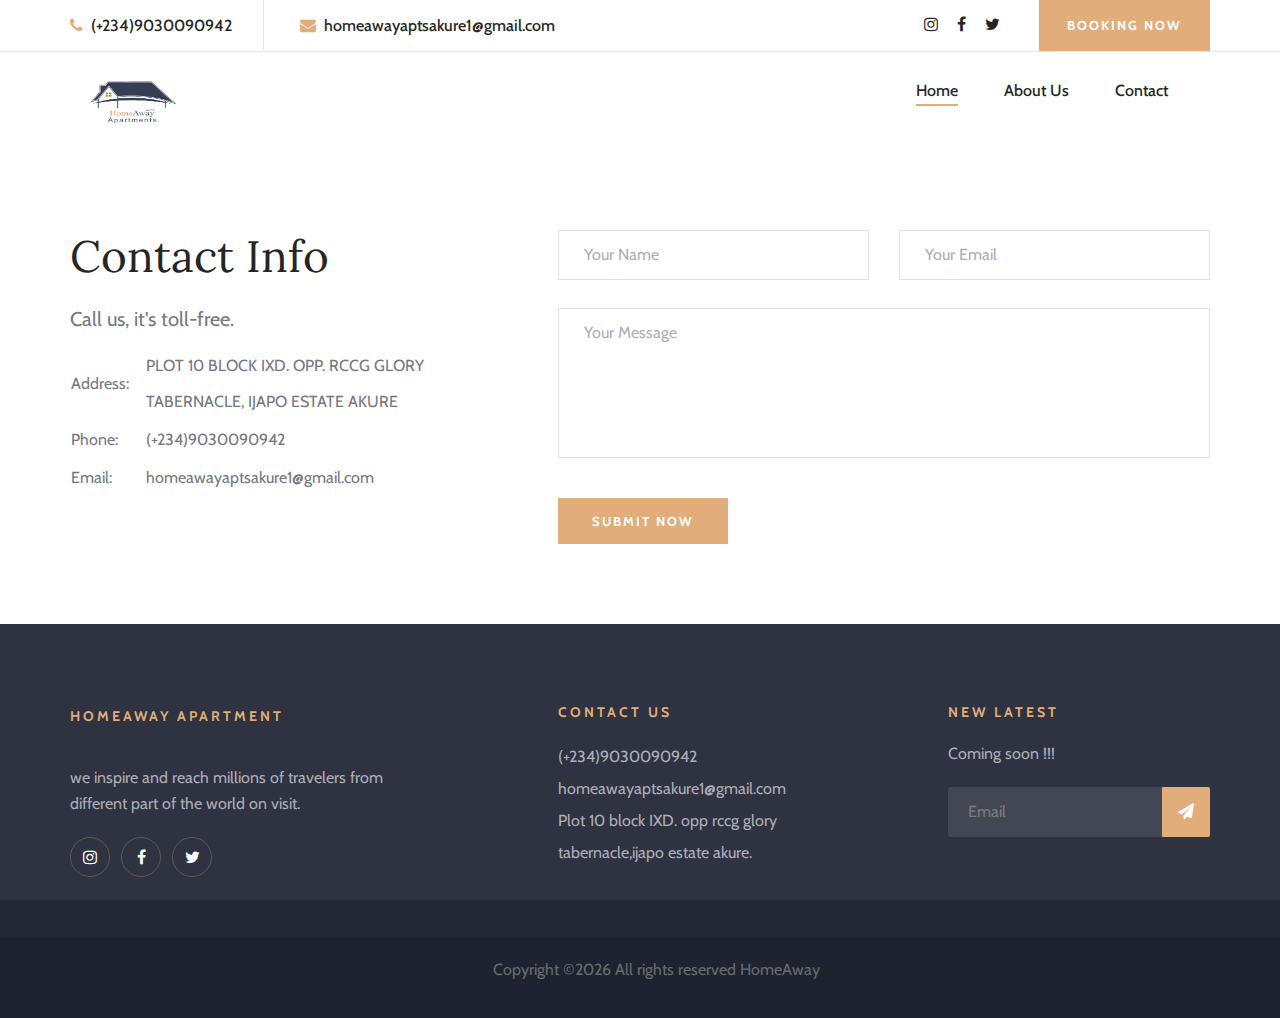
<file: contact.html>
<!DOCTYPE html>
<html lang="zxx">

<head>
    <meta charset="UTF-8">
    <meta name="description" content="homeaway">
    <meta name="keywords" content="homeaway, apartment">
    <meta name="viewport" content="width=device-width, initial-scale=1.0">
    <meta http-equiv="X-UA-Compatible" content="ie=edge">
    <title>HomeAway Apartment</title>

    <!-- Google Font -->
    <link href="https://fonts.googleapis.com/css?family=Lora:400,700&display=swap" rel="stylesheet">
    <link href="https://fonts.googleapis.com/css?family=Cabin:400,500,600,700&display=swap" rel="stylesheet">

    <!-- Css Styles -->
    <link rel="stylesheet" href="css/bootstrap.min.css" type="text/css">
    <link rel="stylesheet" href="css/font-awesome.min.css" type="text/css">
    <link rel="stylesheet" href="css/elegant-icons.css" type="text/css">
    <link rel="stylesheet" href="css/flaticon.css" type="text/css">
    <link rel="stylesheet" href="css/owl.carousel.min.css" type="text/css">
    <link rel="stylesheet" href="css/nice-select.css" type="text/css">
    <link rel="stylesheet" href="css/jquery-ui.min.css" type="text/css">
    <link rel="stylesheet" href="css/magnific-popup.css" type="text/css">
    <link rel="stylesheet" href="css/slicknav.min.css" type="text/css">
    <link href="https://unpkg.com/aos@2.3.1/dist/aos.css" rel="stylesheet">
    <link href="https://unpkg.com/aos@2.3.1/dist/aos.css" rel="stylesheet">
    <link rel="stylesheet" href="css/style.css" type="text/css">
</head>

<body oncontextmenu="return false">
    <!-- Page Preloder -->
    <div id="preloder">
        <div class="loader"></div>
    </div>

    <!-- Offcanvas Menu Section Begin -->
    <div class="offcanvas-menu-overlay"></div>
    <div class="canvas-open">
        <i class="icon_menu"></i>
    </div>
    <div class="offcanvas-menu-wrapper">
        <div class="canvas-close">
            <i class="icon_close"></i>
        </div>
        <!-- <div class="search-icon  search-switch">
            <i class="icon_search"></i>
        </div> -->
        <!-- <div class="header-configure-area">
            <div class="language-option">
                <img src="img/flag.jpg" alt="">
                <span>EN <i class="fa fa-angle-down"></i></span>
                <div class="flag-dropdown">
                    <ul>
                        <li><a href="#">Zi</a></li>
                        <li><a href="#">Fr</a></li>
                    </ul>
                </div>
            </div>
            <a href="#" class="bk-btn">Booking Now</a>
        </div> -->
        <nav class="mainmenu mobile-menu">
            <ul>
                <li class="active"><a href="./index.html">Home</a></li>
                <!-- <li><a href="./rooms.html">Rooms</a></li> -->
                <li><a href="./about-us.html">About Us</a></li>
                <!-- <li><a href="./pages.html">Pages</a>
                    <ul class="dropdown">
                        <li><a href="./room-details.html">Room Details</a></li>
                        <li><a href="#">Deluxe Room</a></li>
                        <li><a href="#">Family Room</a></li>
                        <li><a href="#">Premium Room</a></li>
                    </ul>
                </li> -->
                <!-- <li><a href="./blog.html">News</a></li> -->
                <li><a href="./contact.html">Contact</a></li>
            </ul>
        </nav>
        <div id="mobile-menu-wrap"></div>
        <div class="top-social">
            <a href="https://www.instagram.com/homeawayaptsakure/"><i class="fa fa-instagram"></i></a>
            <a href="#"><i class="fa fa-facebook"></i></a>
            <a href="https://twitter.com/homeawayaptsakr?lang=en"><i class="fa fa-twitter"></i></a>
            <!-- <a href="#"><i class="fa fa-tripadvisor"></i></a> -->
           
        </div>
        <ul class="top-widget">
            <li><i class="fa fa-phone"></i> (+234)9030090942</li>
            <li><i class="fa fa-envelope"></i> homeawayaptsakure1@gmail.com</li>
        </ul>
    </div>
    <!-- Offcanvas Menu Section End -->

    <!-- Header Section Begin -->
    <header class="header-section">
        <div class="top-nav">
            <div class="container">
                <div class="row">
                    <div class="col-lg-6">
                        <ul class="tn-left">
                            <li><i class="fa fa-phone"></i> (+234)9030090942 </li>
                            <li><i class="fa fa-envelope"></i> homeawayaptsakure1@gmail.com</li>
                        </ul>
                    </div>
                    <div class="col-lg-6">
                        <div class="tn-right">
                            <div class="top-social">
                                <a href="https://www.instagram.com/homeawayaptsakure/"><i class="fa fa-instagram"></i></a>
                                <a href="#"><i class="fa fa-facebook"></i></a>
                                <a href="https://twitter.com/homeawayaptsakr?lang=en"><i class="fa fa-twitter"></i></a>
                                <!-- <a href="#"><i class="fa fa-tripadvisor"></i></a> -->
                                
                            </div>
                            <a href="https://api.whatsapp.com/send?phone=+2349030090942&text=Hello,Trust this is HomeAway Apartment Hotel Customer Service ?. I will like to make an enqiuiry" class="bk-btn">Booking Now</a>
                            <!-- <div class="language-option">
                                <img src="img/flag.jpg" alt="">
                                <span>EN <i class="fa fa-angle-down"></i></span>
                                <div class="flag-dropdown">
                                    <ul>
                                        <li><a href="#">Zi</a></li>
                                        <li><a href="#">Fr</a></li>
                                    </ul>
                                </div>
                            </div> -->
                        </div>
                    </div>
                </div>
            </div>
        </div>
        <div class="menu-item">
            <div class="container">
                <div class="row">
                    <div class="col-lg-2">
                        <div class="logo">
                            <a href="./index.html">
                                <img src="img/logo-removebg-preview.png" alt="" height="48px" width="124px">
                            </a>
                        </div>
                    </div>
                    <div class="col-lg-10">
                        <div class="nav-menu">
                            <nav class="mainmenu">
                                <ul>
                                    <li class="active"><a href="./index.html">Home</a></li>
                                    <!-- <li><a href="./rooms.html">Rooms</a></li> -->
                                    <li><a href="./about-us.html">About Us</a></li>
                                    <!-- <li><a href="./pages.html">Pages</a>
                                        <ul class="dropdown">
                                            <li><a href="./room-details.html">Room Details</a></li>
                                            <li><a href="./blog-details.html">Blog Details</a></li>
                                            <li><a href="#">Family Room</a></li>
                                            <li><a href="#">Premium Room</a></li>
                                        </ul>
                                    </li> -->
                                    <!-- <li><a href="./blog.html">News</a></li> -->
                                    <li><a href="./contact.html">Contact</a></li>
                                </ul>
                            </nav>
                             <!-- <div class="nav-right search-switch">
                                <i class="icon_search"></i>
                            </div> -->
                        </div>
                    </div>
                </div>
            </div>
        </div>
    </header>
    <!-- Header End -->

    <!-- Contact Section Begin -->
    <section class="contact-section spad">
        <div class="container">
            <div class="row">
                <div class="col-lg-4">
                    <div class="contact-text">
                        <h2>Contact Info</h2>
                        <p>Call us, it's toll-free.</p>
                        <table>
                            <tbody>
                                <tr>
                                    <td class="c-o">Address:</td>
                                    <td>PLOT 10 BLOCK IXD. OPP. RCCG GLORY TABERNACLE, IJAPO ESTATE AKURE
                                        <!-- Plot 10 block IXD. opp ccg glory tabernacle,ijapo estate akure. -->
                                    </td>
                                </tr>
                                <tr>
                                    <td class="c-o">Phone:</td>
                                    <td>(+234)9030090942</td>
                                </tr>
                                <tr>
                                    <td class="c-o">Email:</td>
                                    <td> homeawayaptsakure1@gmail.com</td>
                                </tr>
                                <!-- <tr>
                                    <td class="c-o">Fax:</td>
                                    <td>+(12) 345 67890</td>
                                </tr> -->
                            </tbody>
                        </table>
                    </div>
                </div>
                <div class="col-lg-7 offset-lg-1">
                    <form action="https://formsubmit.co/homeawayaptsakure1@gmail.com" method="POST" class="contact-form">
                        <div class="row">
                            <div class="col-lg-6">
                                <input type="text" placeholder="Your Name" name="name" required>
                            </div>
                            <div class="col-lg-6">
                                <input type="email" placeholder="Your Email" name="email" required>
                            </div>
                            <div class="col-lg-12">
                                <textarea placeholder="Your Message" name="message" required></textarea>
                                <button type="submit">Submit Now</button>
                            </div>
                        </div>
                    </form>
                </div>
            </div>
            <!-- <div class="map">
                <iframe
                    src="https://www.google.com/maps/embed?pb=!1m18!1m12!1m3!1d3022.0606825994123!2d-72.8735845851828!3d40.760690042573295!2m3!1f0!2f0!3f0!3m2!1i1024!2i768!4f13.1!3m3!1m2!1s0x89e85b24c9274c91%3A0xf310d41b791bcb71!2sWilliam%20Floyd%20Pkwy%2C%20Mastic%20Beach%2C%20NY%2C%20USA!5e0!3m2!1sen!2sbd!4v1578582744646!5m2!1sen!2sbd"
                    height="470" style="border:0;" allowfullscreen=""></iframe>
            </div> -->
        </div>
    </section>
    <!-- Contact Section End -->

    <!-- Footer Section Begin -->
    <footer class="footer-section footerContact">
        <div class="container">
            <div class="footer-text">
                <div class="row">
                    <div class="col-lg-4">
                        <div class="ft-about">
                            <div class="logo ft-contact">
                                <a href="#">
                                    <h6>HOMEAWAY APARTMENT</h6>
                                    <!-- <img src="img/logo-removebg-preview.png" alt="" height="48px" width="124px"> -->
                                </a>
                            </div>
                            <p>we inspire and reach millions of travelers from <br> different part of the world on visit.</p>
                            <div class="fa-social">
                                <a href="https://www.instagram.com/homeawayaptsakure/"><i class="fa fa-instagram"></i></a>
                                <a href="#"><i class="fa fa-facebook"></i></a>
                                <a href="https://twitter.com/homeawayaptsakr?lang=en"><i class="fa fa-twitter"></i></a>
                                <!-- <a href="#"><i class="fa fa-tripadvisor"></i></a>
                                <a href="#"><i class="fa fa-youtube-play"></i></a> -->
                            </div>
                        </div>
                    </div>
                    <div class="col-lg-3 offset-lg-1">
                        <div class="ft-contact">
                            <h6>Contact Us</h6>
                            <ul>
                                <li>(+234)9030090942</li>
                                <li>homeawayaptsakure1@gmail.com</li>
                                <li>Plot 10 block IXD. opp rccg glory tabernacle,ijapo estate akure.</li>
                            </ul>
                        </div>
                    </div>
                    <div class="col-lg-3 offset-lg-1">
                        <div class="ft-newslatter">
                            <h6>New latest</h6>
                            <p>Coming soon !!!</p>
                            <form action="#" class="fn-form">
                                <input type="text" placeholder="Email" disabled>
                                <button type="submit" disabled><i class="fa fa-send"></i></button>
                            </form>
                        </div>
                    </div>
                </div>
            </div>
        </div>
        <div class="copyright-option">
            <div class="container">
                <div class="row">
                    <!-- <div class="col-lg-7">
                        <ul>
                            <li><a href="#">Contact</a></li>
                            <li><a href="#">Terms of use</a></li>
                            <li><a href="#">Privacy</a></li>
                            <li><a href="#">Environmental Policy</a></li>
                        </ul>
                    </div> -->
                    <div class="col-lg-8">
                        <div class="co-text"><p>
  Copyright &copy;<script>document.write(new Date().getFullYear());</script> All rights reserved HomeAway
  </p></div>
                    </div>
                </div>
            </div>
        </div>
    </footer>
    <!-- Footer Section End -->

    <!-- Search model Begin -->
    <div class="search-model">
        <div class="h-100 d-flex align-items-center justify-content-center">
            <div class="search-close-switch"><i class="icon_close"></i></div>
            <form class="search-model-form">
                <input type="text" id="search-input" placeholder="Search here.....">
            </form>
        </div>
    </div>
    <!-- Search model end -->

    <!-- Js Plugins -->
    <script src="https://unpkg.com/aos@2.3.1/dist/aos.js"></script>
    <script>
        AOS.init();
                    // You can also pass an optional settings object
            // below listed default settings
            AOS.init({
            // Global settings:
            disable: false, // accepts following values: 'phone', 'tablet', 'mobile', boolean, expression or function
            startEvent: 'DOMContentLoaded', // name of the event dispatched on the document, that AOS should initialize on
            initClassName: 'aos-init', // class applied after initialization
            animatedClassName: 'aos-animate', // class applied on animation
            useClassNames: false, // if true, will add content of `data-aos` as classes on scroll
            disableMutationObserver: false, // disables automatic mutations' detections (advanced)
            debounceDelay: 50, // the delay on debounce used while resizing window (advanced)
            throttleDelay: 99, // the delay on throttle used while scrolling the page (advanced)
            

            // Settings that can be overridden on per-element basis, by `data-aos-*` attributes:
            offset: 120, // offset (in px) from the original trigger point
            delay: 0, // values from 0 to 3000, with step 50ms
            duration: 3000, // values from 0 to 3000, with step 50ms
            easing: 'ease', // default easing for AOS animations
            once: false, // whether animation should happen only once - while scrolling down
            mirror: false, // whether elements should animate out while scrolling past them
            anchorPlacement: 'top-bottom', // defines which position of the element regarding to window should trigger the animation

            });
    </script>
    <script src="js/jquery-3.3.1.min.js"></script>
    <script src="js/bootstrap.min.js"></script>
    <script src="js/jquery.magnific-popup.min.js"></script>
    <script src="js/jquery.nice-select.min.js"></script>
    <script src="js/jquery-ui.min.js"></script>
    <script src="js/jquery.slicknav.js"></script>
    <script src="js/owl.carousel.min.js"></script>
    <script src="js/main.js"></script>
</body>
<script>
    document.onkeydown=function(e)
    {
        if(event.keyCode == 123)
        {
            return false;
        }

        if(e.ctrlKey && e.shiftKey && e.keyCode == 'I'.charCodeAt(0))
        {
            return false;
        }

        if (e.ctrlKey && e.shiftKey && e.keyCode == 'J'.charCodeAt(0))
        {
            return false;
        }

        if(e.ctrlKey && e.keyCode == 'U'.charCodeAt(0))
        {
            return false;
        }
    }
</script>
</html>
</file>
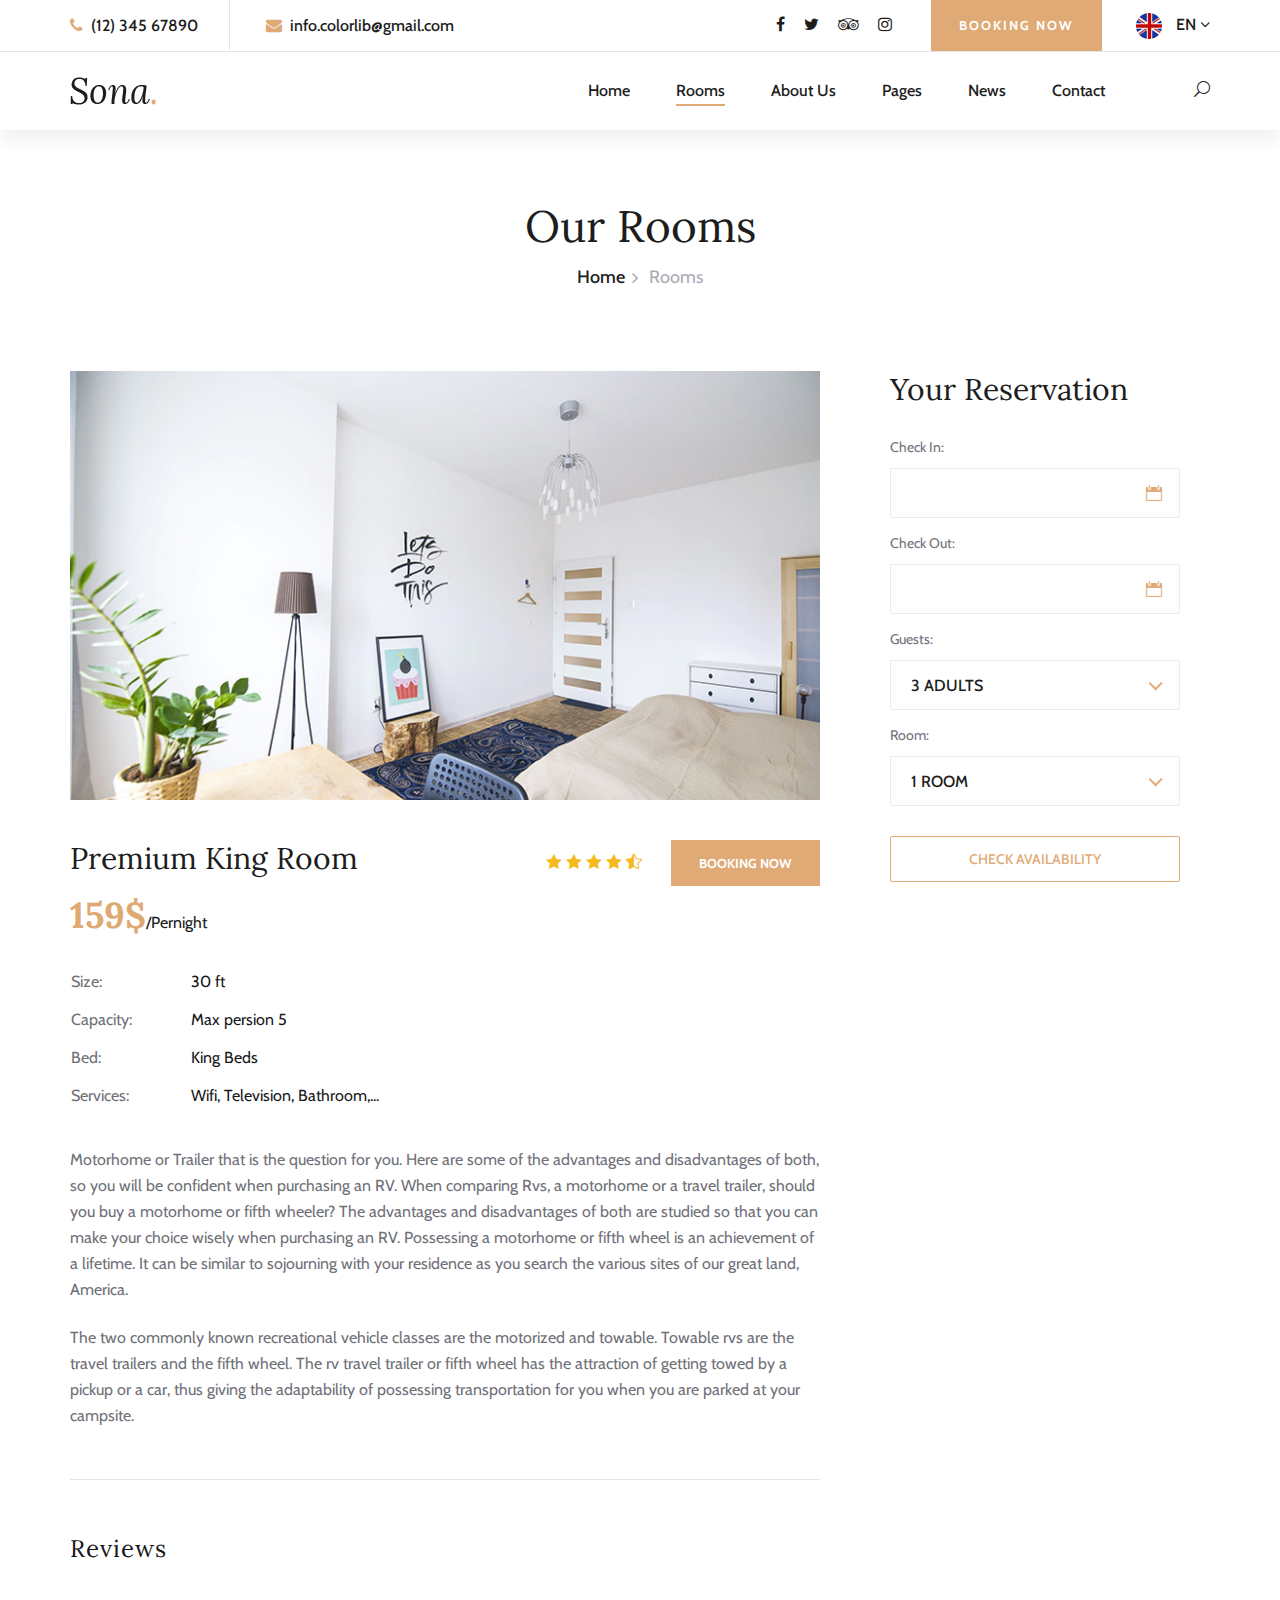
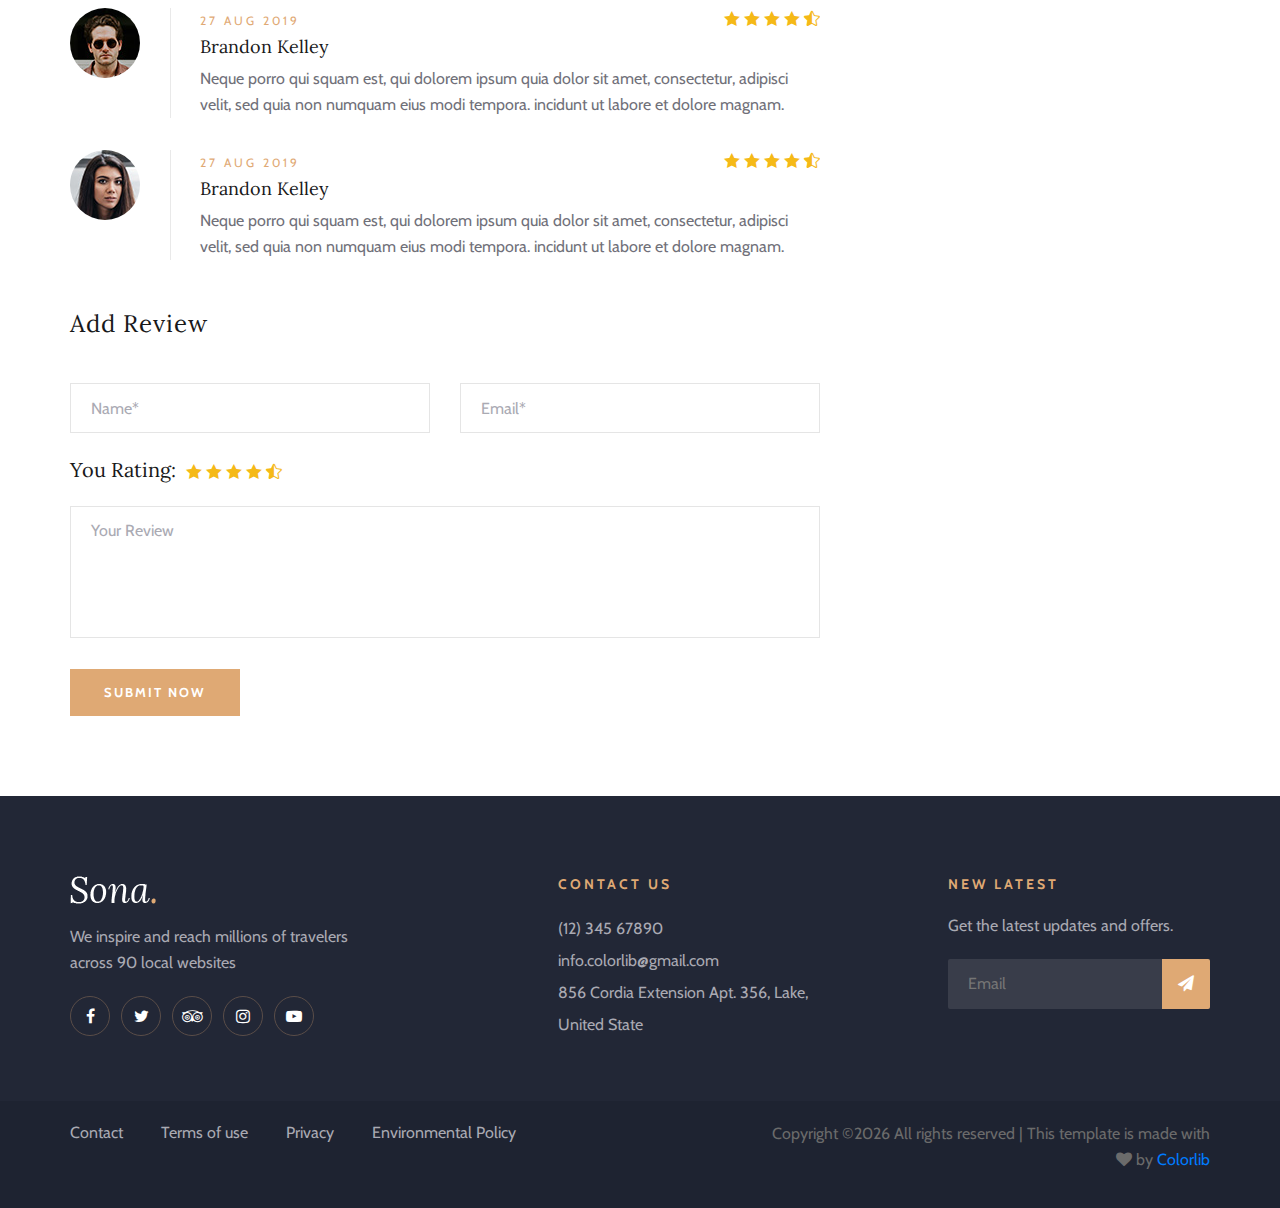
<file: room-details.html>
<!DOCTYPE html>
<html lang="zxx">

<head>
    <meta charset="UTF-8">
    <meta name="description" content="Sona Template">
    <meta name="keywords" content="Sona, unica, creative, html">
    <meta name="viewport" content="width=device-width, initial-scale=1.0">
    <meta http-equiv="X-UA-Compatible" content="ie=edge">
    <title>Sona | Template</title>

    <!-- Google Font -->
    <link href="https://fonts.googleapis.com/css?family=Lora:400,700&display=swap" rel="stylesheet">
    <link href="https://fonts.googleapis.com/css?family=Cabin:400,500,600,700&display=swap" rel="stylesheet">

    <!-- Css Styles -->
    <link rel="stylesheet" href="css/bootstrap.min.css" type="text/css">
    <link rel="stylesheet" href="css/font-awesome.min.css" type="text/css">
    <link rel="stylesheet" href="css/elegant-icons.css" type="text/css">
    <link rel="stylesheet" href="css/flaticon.css" type="text/css">
    <link rel="stylesheet" href="css/owl.carousel.min.css" type="text/css">
    <link rel="stylesheet" href="css/nice-select.css" type="text/css">
    <link rel="stylesheet" href="css/jquery-ui.min.css" type="text/css">
    <link rel="stylesheet" href="css/magnific-popup.css" type="text/css">
    <link rel="stylesheet" href="css/slicknav.min.css" type="text/css">
    <link rel="stylesheet" href="css/style.css" type="text/css">
</head>

<body>
    <!-- Page Preloder -->
    <div id="preloder">
        <div class="loader"></div>
    </div>

    <!-- Offcanvas Menu Section Begin -->
    <div class="offcanvas-menu-overlay"></div>
    <div class="canvas-open">
        <i class="icon_menu"></i>
    </div>
    <div class="offcanvas-menu-wrapper">
        <div class="canvas-close">
            <i class="icon_close"></i>
        </div>
        <div class="search-icon search-switch">
            <i class="icon_search"></i>
        </div>
        <div class="header-configure-area">
            <div class="language-option">
                <img src="img/flag.jpg" alt="">
                <span>EN <i class="fa fa-angle-down"></i></span>
                <div class="flag-dropdown">
                    <ul>
                        <li><a href="#">Zi</a></li>
                        <li><a href="#">Fr</a></li>
                    </ul>
                </div>
            </div>
            <a href="#" class="bk-btn">Booking Now</a>
        </div>
        <nav class="mainmenu mobile-menu">
            <ul>
                <li class="active"><a href="./index.html">Home</a></li>
                <li><a href="./rooms.html">Rooms</a></li>
                <li><a href="./about-us.html">About Us</a></li>
                <li><a href="./pages.html">Pages</a>
                    <ul class="dropdown">
                        <li><a href="./room-details.html">Room Details</a></li>
                        <li><a href="./blog-details.html">Blog Details</a></li>
                        <li><a href="#">Family Room</a></li>
                        <li><a href="#">Premium Room</a></li>
                    </ul>
                </li>
                <li><a href="./blog.html">News</a></li>
                <li><a href="./contact.html">Contact</a></li>
            </ul>
        </nav>
        <div id="mobile-menu-wrap"></div>
        <div class="top-social">
            <a href="#"><i class="fa fa-facebook"></i></a>
            <a href="#"><i class="fa fa-twitter"></i></a>
            <a href="#"><i class="fa fa-tripadvisor"></i></a>
            <a href="#"><i class="fa fa-instagram"></i></a>
        </div>
        <ul class="top-widget">
            <li><i class="fa fa-phone"></i> (12) 345 67890</li>
            <li><i class="fa fa-envelope"></i> info.colorlib@gmail.com</li>
        </ul>
    </div>
    <!-- Offcanvas Menu Section End -->

    <!-- Header Section Begin -->
    <header class="header-section header-normal">
        <div class="top-nav">
            <div class="container">
                <div class="row">
                    <div class="col-lg-6">
                        <ul class="tn-left">
                            <li><i class="fa fa-phone"></i> (12) 345 67890</li>
                            <li><i class="fa fa-envelope"></i> info.colorlib@gmail.com</li>
                        </ul>
                    </div>
                    <div class="col-lg-6">
                        <div class="tn-right">
                            <div class="top-social">
                                <a href="#"><i class="fa fa-facebook"></i></a>
                                <a href="#"><i class="fa fa-twitter"></i></a>
                                <a href="#"><i class="fa fa-tripadvisor"></i></a>
                                <a href="#"><i class="fa fa-instagram"></i></a>
                            </div>
                            <a href="#" class="bk-btn">Booking Now</a>
                            <div class="language-option">
                                <img src="img/flag.jpg" alt="">
                                <span>EN <i class="fa fa-angle-down"></i></span>
                                <div class="flag-dropdown">
                                    <ul>
                                        <li><a href="#">Zi</a></li>
                                        <li><a href="#">Fr</a></li>
                                    </ul>
                                </div>
                            </div>
                        </div>
                    </div>
                </div>
            </div>
        </div>
        <div class="menu-item">
            <div class="container">
                <div class="row">
                    <div class="col-lg-2">
                        <div class="logo">
                            <a href="./index.html">
                                <img src="img/logo.png" alt="">
                            </a>
                        </div>
                    </div>
                    <div class="col-lg-10">
                        <div class="nav-menu">
                            <nav class="mainmenu">
                                <ul>
                                    <li><a href="./index.html">Home</a></li>
                                    <li class="active"><a href="./rooms.html">Rooms</a></li>
                                    <li><a href="./about-us.html">About Us</a></li>
                                    <li><a href="./pages.html">Pages</a>
                                        <ul class="dropdown">
                                            <li><a href="./room-details.html">Room Details</a></li>
                                            <li><a href="./blog-details.html">Blog Details</a></li>
                                            <li><a href="#">Family Room</a></li>
                                            <li><a href="#">Premium Room</a></li>
                                        </ul>
                                    </li>
                                    <li><a href="./blog.html">News</a></li>
                                    <li><a href="./contact.html">Contact</a></li>
                                </ul>
                            </nav>
                            <div class="nav-right search-switch">
                                <i class="icon_search"></i>
                            </div>
                        </div>
                    </div>
                </div>
            </div>
        </div>
    </header>
    <!-- Header End -->

    <!-- Breadcrumb Section Begin -->
    <div class="breadcrumb-section">
        <div class="container">
            <div class="row">
                <div class="col-lg-12">
                    <div class="breadcrumb-text">
                        <h2>Our Rooms</h2>
                        <div class="bt-option">
                            <a href="./home.html">Home</a>
                            <span>Rooms</span>
                        </div>
                    </div>
                </div>
            </div>
        </div>
    </div>
    <!-- Breadcrumb Section End -->

    <!-- Room Details Section Begin -->
    <section class="room-details-section spad">
        <div class="container">
            <div class="row">
                <div class="col-lg-8">
                    <div class="room-details-item">
                        <img src="img/room/room-details.jpg" alt="">
                        <div class="rd-text">
                            <div class="rd-title">
                                <h3>Premium King Room</h3>
                                <div class="rdt-right">
                                    <div class="rating">
                                        <i class="icon_star"></i>
                                        <i class="icon_star"></i>
                                        <i class="icon_star"></i>
                                        <i class="icon_star"></i>
                                        <i class="icon_star-half_alt"></i>
                                    </div>
                                    <a href="#">Booking Now</a>
                                </div>
                            </div>
                            <h2>159$<span>/Pernight</span></h2>
                            <table>
                                <tbody>
                                    <tr>
                                        <td class="r-o">Size:</td>
                                        <td>30 ft</td>
                                    </tr>
                                    <tr>
                                        <td class="r-o">Capacity:</td>
                                        <td>Max persion 5</td>
                                    </tr>
                                    <tr>
                                        <td class="r-o">Bed:</td>
                                        <td>King Beds</td>
                                    </tr>
                                    <tr>
                                        <td class="r-o">Services:</td>
                                        <td>Wifi, Television, Bathroom,...</td>
                                    </tr>
                                </tbody>
                            </table>
                            <p class="f-para">Motorhome or Trailer that is the question for you. Here are some of the
                                advantages and disadvantages of both, so you will be confident when purchasing an RV.
                                When comparing Rvs, a motorhome or a travel trailer, should you buy a motorhome or fifth
                                wheeler? The advantages and disadvantages of both are studied so that you can make your
                                choice wisely when purchasing an RV. Possessing a motorhome or fifth wheel is an
                                achievement of a lifetime. It can be similar to sojourning with your residence as you
                                search the various sites of our great land, America.</p>
                            <p>The two commonly known recreational vehicle classes are the motorized and towable.
                                Towable rvs are the travel trailers and the fifth wheel. The rv travel trailer or fifth
                                wheel has the attraction of getting towed by a pickup or a car, thus giving the
                                adaptability of possessing transportation for you when you are parked at your campsite.
                            </p>
                        </div>
                    </div>
                    <div class="rd-reviews">
                        <h4>Reviews</h4>
                        <div class="review-item">
                            <div class="ri-pic">
                                <img src="img/room/avatar/avatar-1.jpg" alt="">
                            </div>
                            <div class="ri-text">
                                <span>27 Aug 2019</span>
                                <div class="rating">
                                    <i class="icon_star"></i>
                                    <i class="icon_star"></i>
                                    <i class="icon_star"></i>
                                    <i class="icon_star"></i>
                                    <i class="icon_star-half_alt"></i>
                                </div>
                                <h5>Brandon Kelley</h5>
                                <p>Neque porro qui squam est, qui dolorem ipsum quia dolor sit amet, consectetur,
                                    adipisci velit, sed quia non numquam eius modi tempora. incidunt ut labore et dolore
                                    magnam.</p>
                            </div>
                        </div>
                        <div class="review-item">
                            <div class="ri-pic">
                                <img src="img/room/avatar/avatar-2.jpg" alt="">
                            </div>
                            <div class="ri-text">
                                <span>27 Aug 2019</span>
                                <div class="rating">
                                    <i class="icon_star"></i>
                                    <i class="icon_star"></i>
                                    <i class="icon_star"></i>
                                    <i class="icon_star"></i>
                                    <i class="icon_star-half_alt"></i>
                                </div>
                                <h5>Brandon Kelley</h5>
                                <p>Neque porro qui squam est, qui dolorem ipsum quia dolor sit amet, consectetur,
                                    adipisci velit, sed quia non numquam eius modi tempora. incidunt ut labore et dolore
                                    magnam.</p>
                            </div>
                        </div>
                    </div>
                    <div class="review-add">
                        <h4>Add Review</h4>
                        <form action="#" class="ra-form">
                            <div class="row">
                                <div class="col-lg-6">
                                    <input type="text" placeholder="Name*">
                                </div>
                                <div class="col-lg-6">
                                    <input type="text" placeholder="Email*">
                                </div>
                                <div class="col-lg-12">
                                    <div>
                                        <h5>You Rating:</h5>
                                        <div class="rating">
                                            <i class="icon_star"></i>
                                            <i class="icon_star"></i>
                                            <i class="icon_star"></i>
                                            <i class="icon_star"></i>
                                            <i class="icon_star-half_alt"></i>
                                        </div>
                                    </div>
                                    <textarea placeholder="Your Review"></textarea>
                                    <button type="submit">Submit Now</button>
                                </div>
                            </div>
                        </form>
                    </div>
                </div>
                <div class="col-lg-4">
                    <div class="room-booking">
                        <h3>Your Reservation</h3>
                        <form action="#">
                            <div class="check-date">
                                <label for="date-in">Check In:</label>
                                <input type="text" class="date-input" id="date-in">
                                <i class="icon_calendar"></i>
                            </div>
                            <div class="check-date">
                                <label for="date-out">Check Out:</label>
                                <input type="text" class="date-input" id="date-out">
                                <i class="icon_calendar"></i>
                            </div>
                            <div class="select-option">
                                <label for="guest">Guests:</label>
                                <select id="guest">
                                    <option value="">3 Adults</option>
                                </select>
                            </div>
                            <div class="select-option">
                                <label for="room">Room:</label>
                                <select id="room">
                                    <option value="">1 Room</option>
                                </select>
                            </div>
                            <button type="submit">Check Availability</button>
                        </form>
                    </div>
                </div>
            </div>
        </div>
    </section>
    <!-- Room Details Section End -->

    <!-- Footer Section Begin -->
    <footer class="footer-section">
        <div class="container">
            <div class="footer-text">
                <div class="row">
                    <div class="col-lg-4">
                        <div class="ft-about">
                            <div class="logo">
                                <a href="#">
                                    <img src="img/footer-logo.png" alt="">
                                </a>
                            </div>
                            <p>We inspire and reach millions of travelers<br /> across 90 local websites</p>
                            <div class="fa-social">
                                <a href="#"><i class="fa fa-facebook"></i></a>
                                <a href="#"><i class="fa fa-twitter"></i></a>
                                <a href="#"><i class="fa fa-tripadvisor"></i></a>
                                <a href="#"><i class="fa fa-instagram"></i></a>
                                <a href="#"><i class="fa fa-youtube-play"></i></a>
                            </div>
                        </div>
                    </div>
                    <div class="col-lg-3 offset-lg-1">
                        <div class="ft-contact">
                            <h6>Contact Us</h6>
                            <ul>
                                <li>(12) 345 67890</li>
                                <li>info.colorlib@gmail.com</li>
                                <li>856 Cordia Extension Apt. 356, Lake, United State</li>
                            </ul>
                        </div>
                    </div>
                    <div class="col-lg-3 offset-lg-1">
                        <div class="ft-newslatter">
                            <h6>New latest</h6>
                            <p>Get the latest updates and offers.</p>
                            <form action="#" class="fn-form">
                                <input type="text" placeholder="Email">
                                <button type="submit"><i class="fa fa-send"></i></button>
                            </form>
                        </div>
                    </div>
                </div>
            </div>
        </div>
        <div class="copyright-option">
            <div class="container">
                <div class="row">
                    <div class="col-lg-7">
                        <ul>
                            <li><a href="#">Contact</a></li>
                            <li><a href="#">Terms of use</a></li>
                            <li><a href="#">Privacy</a></li>
                            <li><a href="#">Environmental Policy</a></li>
                        </ul>
                    </div>
                    <div class="col-lg-5">
                        <div class="co-text"><p><!-- Link back to Colorlib can't be removed. Template is licensed under CC BY 3.0. -->
  Copyright &copy;<script>document.write(new Date().getFullYear());</script> All rights reserved | This template is made with <i class="fa fa-heart" aria-hidden="true"></i> by <a href="https://colorlib.com" target="_blank">Colorlib</a>
  <!-- Link back to Colorlib can't be removed. Template is licensed under CC BY 3.0. --></p></div>
                    </div>
                </div>
            </div>
        </div>
    </footer>
    <!-- Footer Section End -->

    <!-- Search model Begin -->
    <div class="search-model">
        <div class="h-100 d-flex align-items-center justify-content-center">
            <div class="search-close-switch"><i class="icon_close"></i></div>
            <form class="search-model-form">
                <input type="text" id="search-input" placeholder="Search here.....">
            </form>
        </div>
    </div>
    <!-- Search model end -->

    <!-- Js Plugins -->
    <script src="js/jquery-3.3.1.min.js"></script>
    <script src="js/bootstrap.min.js"></script>
    <script src="js/jquery.magnific-popup.min.js"></script>
    <script src="js/jquery.nice-select.min.js"></script>
    <script src="js/jquery-ui.min.js"></script>
    <script src="js/jquery.slicknav.js"></script>
    <script src="js/owl.carousel.min.js"></script>
    <script src="js/main.js"></script>
</body>

</html>
</file>
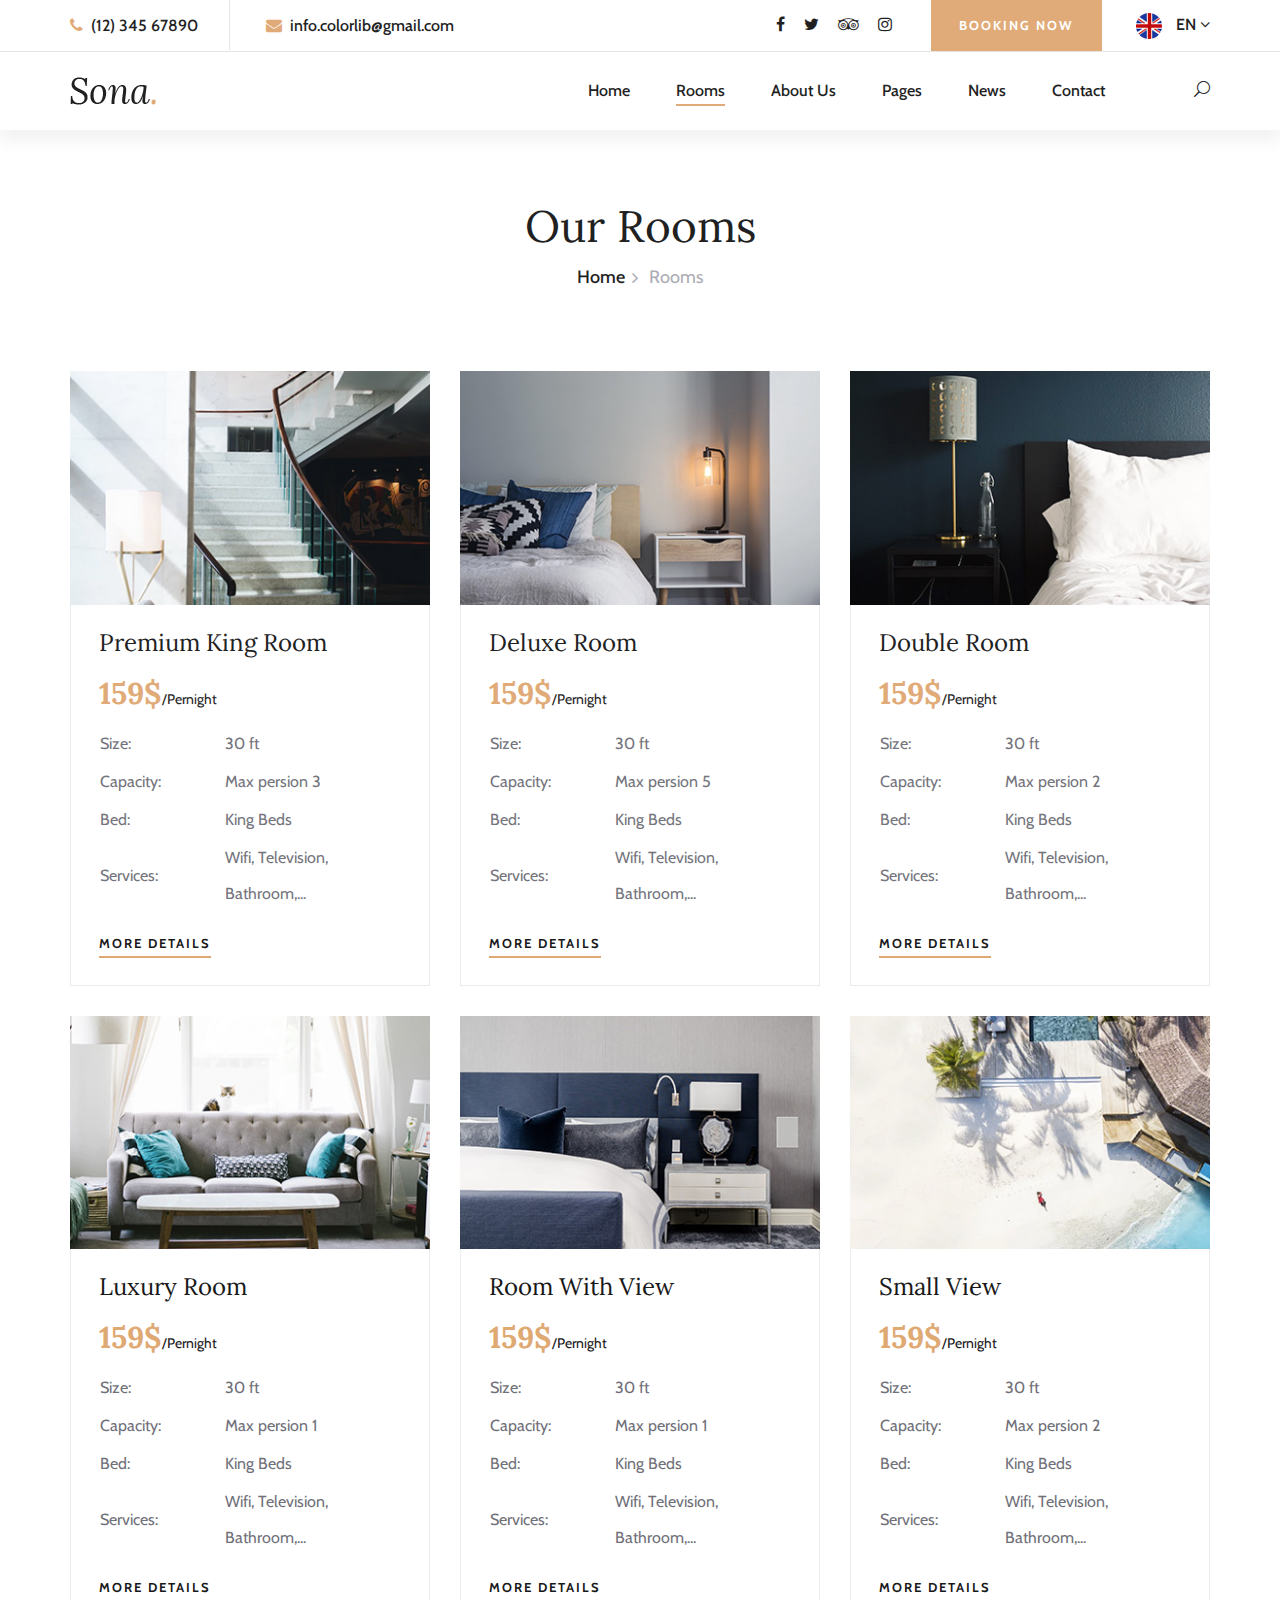
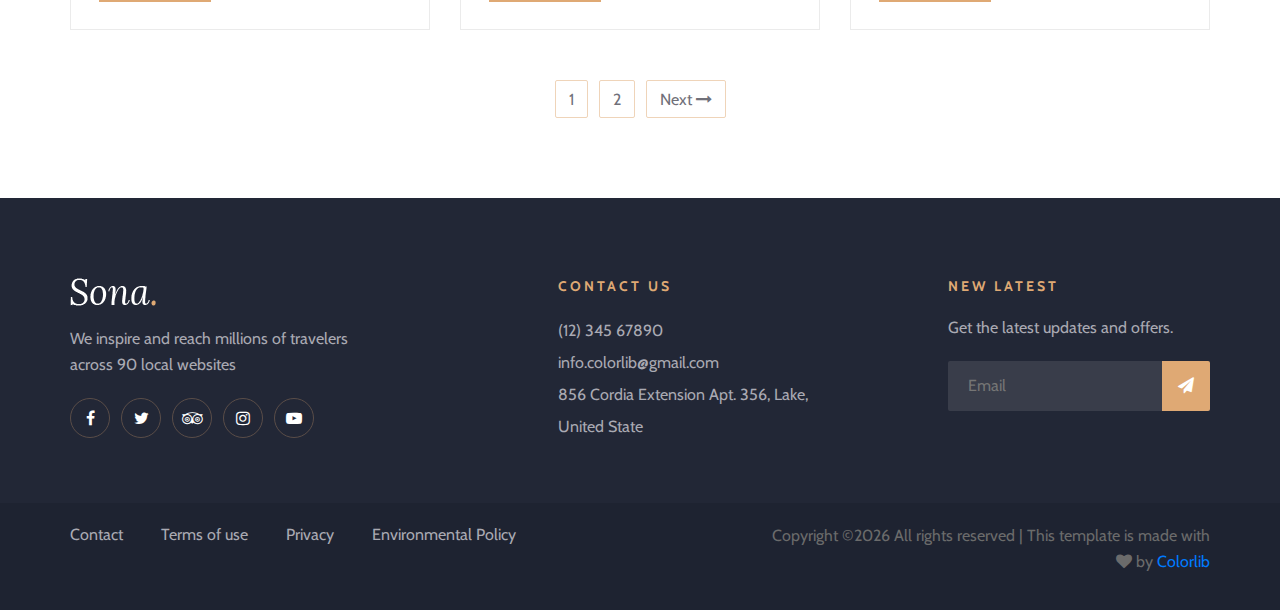
<file: rooms.html>
<!DOCTYPE html>
<html lang="zxx">

<head>
    <meta charset="UTF-8">
    <meta name="description" content="Sona Template">
    <meta name="keywords" content="Sona, unica, creative, html">
    <meta name="viewport" content="width=device-width, initial-scale=1.0">
    <meta http-equiv="X-UA-Compatible" content="ie=edge">
    <title>Sona | Template</title>

    <!-- Google Font -->
    <link href="https://fonts.googleapis.com/css?family=Lora:400,700&display=swap" rel="stylesheet">
    <link href="https://fonts.googleapis.com/css?family=Cabin:400,500,600,700&display=swap" rel="stylesheet">

    <!-- Css Styles -->
    <link rel="stylesheet" href="css/bootstrap.min.css" type="text/css">
    <link rel="stylesheet" href="css/font-awesome.min.css" type="text/css">
    <link rel="stylesheet" href="css/elegant-icons.css" type="text/css">
    <link rel="stylesheet" href="css/flaticon.css" type="text/css">
    <link rel="stylesheet" href="css/owl.carousel.min.css" type="text/css">
    <link rel="stylesheet" href="css/nice-select.css" type="text/css">
    <link rel="stylesheet" href="css/jquery-ui.min.css" type="text/css">
    <link rel="stylesheet" href="css/magnific-popup.css" type="text/css">
    <link rel="stylesheet" href="css/slicknav.min.css" type="text/css">
    <link rel="stylesheet" href="css/style.css" type="text/css">
</head>

<body>
    <!-- Page Preloder -->
    <div id="preloder">
        <div class="loader"></div>
    </div>

    <!-- Offcanvas Menu Section Begin -->
    <div class="offcanvas-menu-overlay"></div>
    <div class="canvas-open">
        <i class="icon_menu"></i>
    </div>
    <div class="offcanvas-menu-wrapper">
        <div class="canvas-close">
            <i class="icon_close"></i>
        </div>
        <div class="search-icon search-switch">
            <i class="icon_search"></i>
        </div>
        <div class="header-configure-area">
            <div class="language-option">
                <img src="img/flag.jpg" alt="">
                <span>EN <i class="fa fa-angle-down"></i></span>
                <div class="flag-dropdown">
                    <ul>
                        <li><a href="#">Zi</a></li>
                        <li><a href="#">Fr</a></li>
                    </ul>
                </div>
            </div>
            <a href="#" class="bk-btn">Booking Now</a>
        </div>
        <nav class="mainmenu mobile-menu">
            <ul>
                <li class="active"><a href="./index.html">Home</a></li>
                <li><a href="./rooms.html">Rooms</a></li>
                <li><a href="./about-us.html">About Us</a></li>
                <li><a href="./pages.html">Pages</a>
                    <ul class="dropdown">
                        <li><a href="./room-details.html">Room Details</a></li>
                        <li><a href="./blog-details.html">Blog Details</a></li>
                        <li><a href="#">Family Room</a></li>
                        <li><a href="#">Premium Room</a></li>
                    </ul>
                </li>
                <li><a href="./blog.html">News</a></li>
                <li><a href="./contact.html">Contact</a></li>
            </ul>
        </nav>
        <div id="mobile-menu-wrap"></div>
        <div class="top-social">
            <a href="#"><i class="fa fa-facebook"></i></a>
            <a href="#"><i class="fa fa-twitter"></i></a>
            <a href="#"><i class="fa fa-tripadvisor"></i></a>
            <a href="#"><i class="fa fa-instagram"></i></a>
        </div>
        <ul class="top-widget">
            <li><i class="fa fa-phone"></i> (12) 345 67890</li>
            <li><i class="fa fa-envelope"></i> info.colorlib@gmail.com</li>
        </ul>
    </div>
    <!-- Offcanvas Menu Section End -->

    <!-- Header Section Begin -->
    <header class="header-section header-normal">
        <div class="top-nav">
            <div class="container">
                <div class="row">
                    <div class="col-lg-6">
                        <ul class="tn-left">
                            <li><i class="fa fa-phone"></i> (12) 345 67890</li>
                            <li><i class="fa fa-envelope"></i> info.colorlib@gmail.com</li>
                        </ul>
                    </div>
                    <div class="col-lg-6">
                        <div class="tn-right">
                            <div class="top-social">
                                <a href="#"><i class="fa fa-facebook"></i></a>
                                <a href="#"><i class="fa fa-twitter"></i></a>
                                <a href="#"><i class="fa fa-tripadvisor"></i></a>
                                <a href="#"><i class="fa fa-instagram"></i></a>
                            </div>
                            <a href="#" class="bk-btn">Booking Now</a>
                            <div class="language-option">
                                <img src="img/flag.jpg" alt="">
                                <span>EN <i class="fa fa-angle-down"></i></span>
                                <div class="flag-dropdown">
                                    <ul>
                                        <li><a href="#">Zi</a></li>
                                        <li><a href="#">Fr</a></li>
                                    </ul>
                                </div>
                            </div>
                        </div>
                    </div>
                </div>
            </div>
        </div>
        <div class="menu-item">
            <div class="container">
                <div class="row">
                    <div class="col-lg-2">
                        <div class="logo">
                            <a href="./index.html">
                                <img src="img/logo.png" alt="">
                            </a>
                        </div>
                    </div>
                    <div class="col-lg-10">
                        <div class="nav-menu">
                            <nav class="mainmenu">
                                <ul>
                                    <li><a href="./index.html">Home</a></li>
                                    <li class="active"><a href="./rooms.html">Rooms</a></li>
                                    <li><a href="./about-us.html">About Us</a></li>
                                    <li><a href="./pages.html">Pages</a>
                                        <ul class="dropdown">
                                            <li><a href="./room-details.html">Room Details</a></li>
                                            <li><a href="./blog-details.html">Blog Details</a></li>
                                            <li><a href="#">Family Room</a></li>
                                            <li><a href="#">Premium Room</a></li>
                                        </ul>
                                    </li>
                                    <li><a href="./blog.html">News</a></li>
                                    <li><a href="./contact.html">Contact</a></li>
                                </ul>
                            </nav>
                            <div class="nav-right search-switch">
                                <i class="icon_search"></i>
                            </div>
                        </div>
                    </div>
                </div>
            </div>
        </div>
    </header>
    <!-- Header End -->

    <!-- Breadcrumb Section Begin -->
    <div class="breadcrumb-section">
        <div class="container">
            <div class="row">
                <div class="col-lg-12">
                    <div class="breadcrumb-text">
                        <h2>Our Rooms</h2>
                        <div class="bt-option">
                            <a href="./home.html">Home</a>
                            <span>Rooms</span>
                        </div>
                    </div>
                </div>
            </div>
        </div>
    </div>
    <!-- Breadcrumb Section End -->

    <!-- Rooms Section Begin -->
    <section class="rooms-section spad">
        <div class="container">
            <div class="row">
                <div class="col-lg-4 col-md-6">
                    <div class="room-item">
                        <img src="img/room/room-1.jpg" alt="">
                        <div class="ri-text">
                            <h4>Premium King Room</h4>
                            <h3>159$<span>/Pernight</span></h3>
                            <table>
                                <tbody>
                                    <tr>
                                        <td class="r-o">Size:</td>
                                        <td>30 ft</td>
                                    </tr>
                                    <tr>
                                        <td class="r-o">Capacity:</td>
                                        <td>Max persion 3</td>
                                    </tr>
                                    <tr>
                                        <td class="r-o">Bed:</td>
                                        <td>King Beds</td>
                                    </tr>
                                    <tr>
                                        <td class="r-o">Services:</td>
                                        <td>Wifi, Television, Bathroom,...</td>
                                    </tr>
                                </tbody>
                            </table>
                            <a href="#" class="primary-btn">More Details</a>
                        </div>
                    </div>
                </div>
                <div class="col-lg-4 col-md-6">
                    <div class="room-item">
                        <img src="img/room/room-2.jpg" alt="">
                        <div class="ri-text">
                            <h4>Deluxe Room</h4>
                            <h3>159$<span>/Pernight</span></h3>
                            <table>
                                <tbody>
                                    <tr>
                                        <td class="r-o">Size:</td>
                                        <td>30 ft</td>
                                    </tr>
                                    <tr>
                                        <td class="r-o">Capacity:</td>
                                        <td>Max persion 5</td>
                                    </tr>
                                    <tr>
                                        <td class="r-o">Bed:</td>
                                        <td>King Beds</td>
                                    </tr>
                                    <tr>
                                        <td class="r-o">Services:</td>
                                        <td>Wifi, Television, Bathroom,...</td>
                                    </tr>
                                </tbody>
                            </table>
                            <a href="#" class="primary-btn">More Details</a>
                        </div>
                    </div>
                </div>
                <div class="col-lg-4 col-md-6">
                    <div class="room-item">
                        <img src="img/room/room-3.jpg" alt="">
                        <div class="ri-text">
                            <h4>Double Room</h4>
                            <h3>159$<span>/Pernight</span></h3>
                            <table>
                                <tbody>
                                    <tr>
                                        <td class="r-o">Size:</td>
                                        <td>30 ft</td>
                                    </tr>
                                    <tr>
                                        <td class="r-o">Capacity:</td>
                                        <td>Max persion 2</td>
                                    </tr>
                                    <tr>
                                        <td class="r-o">Bed:</td>
                                        <td>King Beds</td>
                                    </tr>
                                    <tr>
                                        <td class="r-o">Services:</td>
                                        <td>Wifi, Television, Bathroom,...</td>
                                    </tr>
                                </tbody>
                            </table>
                            <a href="#" class="primary-btn">More Details</a>
                        </div>
                    </div>
                </div>
                <div class="col-lg-4 col-md-6">
                    <div class="room-item">
                        <img src="img/room/room-4.jpg" alt="">
                        <div class="ri-text">
                            <h4>Luxury Room</h4>
                            <h3>159$<span>/Pernight</span></h3>
                            <table>
                                <tbody>
                                    <tr>
                                        <td class="r-o">Size:</td>
                                        <td>30 ft</td>
                                    </tr>
                                    <tr>
                                        <td class="r-o">Capacity:</td>
                                        <td>Max persion 1</td>
                                    </tr>
                                    <tr>
                                        <td class="r-o">Bed:</td>
                                        <td>King Beds</td>
                                    </tr>
                                    <tr>
                                        <td class="r-o">Services:</td>
                                        <td>Wifi, Television, Bathroom,...</td>
                                    </tr>
                                </tbody>
                            </table>
                            <a href="#" class="primary-btn">More Details</a>
                        </div>
                    </div>
                </div>
                <div class="col-lg-4 col-md-6">
                    <div class="room-item">
                        <img src="img/room/room-5.jpg" alt="">
                        <div class="ri-text">
                            <h4>Room With View</h4>
                            <h3>159$<span>/Pernight</span></h3>
                            <table>
                                <tbody>
                                    <tr>
                                        <td class="r-o">Size:</td>
                                        <td>30 ft</td>
                                    </tr>
                                    <tr>
                                        <td class="r-o">Capacity:</td>
                                        <td>Max persion 1</td>
                                    </tr>
                                    <tr>
                                        <td class="r-o">Bed:</td>
                                        <td>King Beds</td>
                                    </tr>
                                    <tr>
                                        <td class="r-o">Services:</td>
                                        <td>Wifi, Television, Bathroom,...</td>
                                    </tr>
                                </tbody>
                            </table>
                            <a href="#" class="primary-btn">More Details</a>
                        </div>
                    </div>
                </div>
                <div class="col-lg-4 col-md-6">
                    <div class="room-item">
                        <img src="img/room/room-6.jpg" alt="">
                        <div class="ri-text">
                            <h4>Small View</h4>
                            <h3>159$<span>/Pernight</span></h3>
                            <table>
                                <tbody>
                                    <tr>
                                        <td class="r-o">Size:</td>
                                        <td>30 ft</td>
                                    </tr>
                                    <tr>
                                        <td class="r-o">Capacity:</td>
                                        <td>Max persion 2</td>
                                    </tr>
                                    <tr>
                                        <td class="r-o">Bed:</td>
                                        <td>King Beds</td>
                                    </tr>
                                    <tr>
                                        <td class="r-o">Services:</td>
                                        <td>Wifi, Television, Bathroom,...</td>
                                    </tr>
                                </tbody>
                            </table>
                            <a href="#" class="primary-btn">More Details</a>
                        </div>
                    </div>
                </div>
                <div class="col-lg-12">
                    <div class="room-pagination">
                        <a href="#">1</a>
                        <a href="#">2</a>
                        <a href="#">Next <i class="fa fa-long-arrow-right"></i></a>
                    </div>
                </div>
            </div>
        </div>
    </section>
    <!-- Rooms Section End -->

    <!-- Footer Section Begin -->
    <footer class="footer-section">
        <div class="container">
            <div class="footer-text">
                <div class="row">
                    <div class="col-lg-4">
                        <div class="ft-about">
                            <div class="logo">
                                <a href="#">
                                    <img src="img/footer-logo.png" alt="">
                                </a>
                            </div>
                            <p>We inspire and reach millions of travelers<br /> across 90 local websites</p>
                            <div class="fa-social">
                                <a href="#"><i class="fa fa-facebook"></i></a>
                                <a href="#"><i class="fa fa-twitter"></i></a>
                                <a href="#"><i class="fa fa-tripadvisor"></i></a>
                                <a href="#"><i class="fa fa-instagram"></i></a>
                                <a href="#"><i class="fa fa-youtube-play"></i></a>
                            </div>
                        </div>
                    </div>
                    <div class="col-lg-3 offset-lg-1">
                        <div class="ft-contact">
                            <h6>Contact Us</h6>
                            <ul>
                                <li>(12) 345 67890</li>
                                <li>info.colorlib@gmail.com</li>
                                <li>856 Cordia Extension Apt. 356, Lake, United State</li>
                            </ul>
                        </div>
                    </div>
                    <div class="col-lg-3 offset-lg-1">
                        <div class="ft-newslatter">
                            <h6>New latest</h6>
                            <p>Get the latest updates and offers.</p>
                            <form action="#" class="fn-form">
                                <input type="text" placeholder="Email">
                                <button type="submit"><i class="fa fa-send"></i></button>
                            </form>
                        </div>
                    </div>
                </div>
            </div>
        </div>
        <div class="copyright-option">
            <div class="container">
                <div class="row">
                    <div class="col-lg-7">
                        <ul>
                            <li><a href="#">Contact</a></li>
                            <li><a href="#">Terms of use</a></li>
                            <li><a href="#">Privacy</a></li>
                            <li><a href="#">Environmental Policy</a></li>
                        </ul>
                    </div>
                    <div class="col-lg-5">
                        <div class="co-text"><p><!-- Link back to Colorlib can't be removed. Template is licensed under CC BY 3.0. -->
  Copyright &copy;<script>document.write(new Date().getFullYear());</script> All rights reserved | This template is made with <i class="fa fa-heart" aria-hidden="true"></i> by <a href="https://colorlib.com" target="_blank">Colorlib</a>
  <!-- Link back to Colorlib can't be removed. Template is licensed under CC BY 3.0. --></p></div>
                    </div>
                </div>
            </div>
        </div>
    </footer>
    <!-- Footer Section End -->

    <!-- Search model Begin -->
    <div class="search-model">
        <div class="h-100 d-flex align-items-center justify-content-center">
            <div class="search-close-switch"><i class="icon_close"></i></div>
            <form class="search-model-form">
                <input type="text" id="search-input" placeholder="Search here.....">
            </form>
        </div>
    </div>
    <!-- Search model end -->

    <!-- Js Plugins -->
    <script src="js/jquery-3.3.1.min.js"></script>
    <script src="js/bootstrap.min.js"></script>
    <script src="js/jquery.magnific-popup.min.js"></script>
    <script src="js/jquery.nice-select.min.js"></script>
    <script src="js/jquery-ui.min.js"></script>
    <script src="js/jquery.slicknav.js"></script>
    <script src="js/owl.carousel.min.js"></script>
    <script src="js/main.js"></script>
</body>

</html>
</file>
<file: css/elegant-icons.css>
@font-face {
	font-family: 'ElegantIcons';
	src:url('../fonts/ElegantIcons.eot');
	src:url('../fonts/ElegantIcons.eot?#iefix') format('embedded-opentype'),
		url('../fonts/ElegantIcons.woff') format('woff'),
		url('../fonts/ElegantIcons.ttf') format('truetype'),
		url('../fonts/ElegantIcons.svg#ElegantIcons') format('svg');
	font-weight: normal;
	font-style: normal;
}

/* Use the following CSS code if you want to use data attributes for inserting your icons */
[data-icon]:before {
	font-family: 'ElegantIcons';
	content: attr(data-icon);
	speak: none;
	font-weight: normal;
	font-variant: normal;
	text-transform: none;
	line-height: 1;
	-webkit-font-smoothing: antialiased;
	-moz-osx-font-smoothing: grayscale;
}

/* Use the following CSS code if you want to have a class per icon */
/*
Instead of a list of all class selectors,
you can use the generic selector below, but it's slower:
[class*="your-class-prefix"] {
*/
.arrow_up, .arrow_down, .arrow_left, .arrow_right, .arrow_left-up, .arrow_right-up, .arrow_right-down, .arrow_left-down, .arrow-up-down, .arrow_up-down_alt, .arrow_left-right_alt, .arrow_left-right, .arrow_expand_alt2, .arrow_expand_alt, .arrow_condense, .arrow_expand, .arrow_move, .arrow_carrot-up, .arrow_carrot-down, .arrow_carrot-left, .arrow_carrot-right, .arrow_carrot-2up, .arrow_carrot-2down, .arrow_carrot-2left, .arrow_carrot-2right, .arrow_carrot-up_alt2, .arrow_carrot-down_alt2, .arrow_carrot-left_alt2, .arrow_carrot-right_alt2, .arrow_carrot-2up_alt2, .arrow_carrot-2down_alt2, .arrow_carrot-2left_alt2, .arrow_carrot-2right_alt2, .arrow_triangle-up, .arrow_triangle-down, .arrow_triangle-left, .arrow_triangle-right, .arrow_triangle-up_alt2, .arrow_triangle-down_alt2, .arrow_triangle-left_alt2, .arrow_triangle-right_alt2, .arrow_back, .icon_minus-06, .icon_plus, .icon_close, .icon_check, .icon_minus_alt2, .icon_plus_alt2, .icon_close_alt2, .icon_check_alt2, .icon_zoom-out_alt, .icon_zoom-in_alt, .icon_search, .icon_box-empty, .icon_box-selected, .icon_minus-box, .icon_plus-box, .icon_box-checked, .icon_circle-empty, .icon_circle-slelected, .icon_stop_alt2, .icon_stop, .icon_pause_alt2, .icon_pause, .icon_menu, .icon_menu-square_alt2, .icon_menu-circle_alt2, .icon_ul, .icon_ol, .icon_adjust-horiz, .icon_adjust-vert, .icon_document_alt, .icon_documents_alt, .icon_pencil, .icon_pencil-edit_alt, .icon_pencil-edit, .icon_folder-alt, .icon_folder-open_alt, .icon_folder-add_alt, .icon_info_alt, .icon_error-oct_alt, .icon_error-circle_alt, .icon_error-triangle_alt, .icon_question_alt2, .icon_question, .icon_comment_alt, .icon_chat_alt, .icon_vol-mute_alt, .icon_volume-low_alt, .icon_volume-high_alt, .icon_quotations, .icon_quotations_alt2, .icon_clock_alt, .icon_lock_alt, .icon_lock-open_alt, .icon_key_alt, .icon_cloud_alt, .icon_cloud-upload_alt, .icon_cloud-download_alt, .icon_image, .icon_images, .icon_lightbulb_alt, .icon_gift_alt, .icon_house_alt, .icon_genius, .icon_mobile, .icon_tablet, .icon_laptop, .icon_desktop, .icon_camera_alt, .icon_mail_alt, .icon_cone_alt, .icon_ribbon_alt, .icon_bag_alt, .icon_creditcard, .icon_cart_alt, .icon_paperclip, .icon_tag_alt, .icon_tags_alt, .icon_trash_alt, .icon_cursor_alt, .icon_mic_alt, .icon_compass_alt, .icon_pin_alt, .icon_pushpin_alt, .icon_map_alt, .icon_drawer_alt, .icon_toolbox_alt, .icon_book_alt, .icon_calendar, .icon_film, .icon_table, .icon_contacts_alt, .icon_headphones, .icon_lifesaver, .icon_piechart, .icon_refresh, .icon_link_alt, .icon_link, .icon_loading, .icon_blocked, .icon_archive_alt, .icon_heart_alt, .icon_star_alt, .icon_star-half_alt, .icon_star, .icon_star-half, .icon_tools, .icon_tool, .icon_cog, .icon_cogs, .arrow_up_alt, .arrow_down_alt, .arrow_left_alt, .arrow_right_alt, .arrow_left-up_alt, .arrow_right-up_alt, .arrow_right-down_alt, .arrow_left-down_alt, .arrow_condense_alt, .arrow_expand_alt3, .arrow_carrot_up_alt, .arrow_carrot-down_alt, .arrow_carrot-left_alt, .arrow_carrot-right_alt, .arrow_carrot-2up_alt, .arrow_carrot-2dwnn_alt, .arrow_carrot-2left_alt, .arrow_carrot-2right_alt, .arrow_triangle-up_alt, .arrow_triangle-down_alt, .arrow_triangle-left_alt, .arrow_triangle-right_alt, .icon_minus_alt, .icon_plus_alt, .icon_close_alt, .icon_check_alt, .icon_zoom-out, .icon_zoom-in, .icon_stop_alt, .icon_menu-square_alt, .icon_menu-circle_alt, .icon_document, .icon_documents, .icon_pencil_alt, .icon_folder, .icon_folder-open, .icon_folder-add, .icon_folder_upload, .icon_folder_download, .icon_info, .icon_error-circle, .icon_error-oct, .icon_error-triangle, .icon_question_alt, .icon_comment, .icon_chat, .icon_vol-mute, .icon_volume-low, .icon_volume-high, .icon_quotations_alt, .icon_clock, .icon_lock, .icon_lock-open, .icon_key, .icon_cloud, .icon_cloud-upload, .icon_cloud-download, .icon_lightbulb, .icon_gift, .icon_house, .icon_camera, .icon_mail, .icon_cone, .icon_ribbon, .icon_bag, .icon_cart, .icon_tag, .icon_tags, .icon_trash, .icon_cursor, .icon_mic, .icon_compass, .icon_pin, .icon_pushpin, .icon_map, .icon_drawer, .icon_toolbox, .icon_book, .icon_contacts, .icon_archive, .icon_heart, .icon_profile, .icon_group, .icon_grid-2x2, .icon_grid-3x3, .icon_music, .icon_pause_alt, .icon_phone, .icon_upload, .icon_download, .social_facebook, .social_twitter, .social_pinterest, .social_googleplus, .social_tumblr, .social_tumbleupon, .social_wordpress, .social_instagram, .social_dribbble, .social_vimeo, .social_linkedin, .social_rss, .social_deviantart, .social_share, .social_myspace, .social_skype, .social_youtube, .social_picassa, .social_googledrive, .social_flickr, .social_blogger, .social_spotify, .social_delicious, .social_facebook_circle, .social_twitter_circle, .social_pinterest_circle, .social_googleplus_circle, .social_tumblr_circle, .social_stumbleupon_circle, .social_wordpress_circle, .social_instagram_circle, .social_dribbble_circle, .social_vimeo_circle, .social_linkedin_circle, .social_rss_circle, .social_deviantart_circle, .social_share_circle, .social_myspace_circle, .social_skype_circle, .social_youtube_circle, .social_picassa_circle, .social_googledrive_alt2, .social_flickr_circle, .social_blogger_circle, .social_spotify_circle, .social_delicious_circle, .social_facebook_square, .social_twitter_square, .social_pinterest_square, .social_googleplus_square, .social_tumblr_square, .social_stumbleupon_square, .social_wordpress_square, .social_instagram_square, .social_dribbble_square, .social_vimeo_square, .social_linkedin_square, .social_rss_square, .social_deviantart_square, .social_share_square, .social_myspace_square, .social_skype_square, .social_youtube_square, .social_picassa_square, .social_googledrive_square, .social_flickr_square, .social_blogger_square, .social_spotify_square, .social_delicious_square, .icon_printer, .icon_calulator, .icon_building, .icon_floppy, .icon_drive, .icon_search-2, .icon_id, .icon_id-2, .icon_puzzle, .icon_like, .icon_dislike, .icon_mug, .icon_currency, .icon_wallet, .icon_pens, .icon_easel, .icon_flowchart, .icon_datareport, .icon_briefcase, .icon_shield, .icon_percent, .icon_globe, .icon_globe-2, .icon_target, .icon_hourglass, .icon_balance, .icon_rook, .icon_printer-alt, .icon_calculator_alt, .icon_building_alt, .icon_floppy_alt, .icon_drive_alt, .icon_search_alt, .icon_id_alt, .icon_id-2_alt, .icon_puzzle_alt, .icon_like_alt, .icon_dislike_alt, .icon_mug_alt, .icon_currency_alt, .icon_wallet_alt, .icon_pens_alt, .icon_easel_alt, .icon_flowchart_alt, .icon_datareport_alt, .icon_briefcase_alt, .icon_shield_alt, .icon_percent_alt, .icon_globe_alt, .icon_clipboard {
	font-family: 'ElegantIcons';
	speak: none;
	font-style: normal;
	font-weight: normal;
	font-variant: normal;
	text-transform: none;
	line-height: 1;
	-webkit-font-smoothing: antialiased;
}
.arrow_up:before {
	content: "\21";
}
.arrow_down:before {
	content: "\22";
}
.arrow_left:before {
	content: "\23";
}
.arrow_right:before {
	content: "\24";
}
.arrow_left-up:before {
	content: "\25";
}
.arrow_right-up:before {
	content: "\26";
}
.arrow_right-down:before {
	content: "\27";
}
.arrow_left-down:before {
	content: "\28";
}
.arrow-up-down:before {
	content: "\29";
}
.arrow_up-down_alt:before {
	content: "\2a";
}
.arrow_left-right_alt:before {
	content: "\2b";
}
.arrow_left-right:before {
	content: "\2c";
}
.arrow_expand_alt2:before {
	content: "\2d";
}
.arrow_expand_alt:before {
	content: "\2e";
}
.arrow_condense:before {
	content: "\2f";
}
.arrow_expand:before {
	content: "\30";
}
.arrow_move:before {
	content: "\31";
}
.arrow_carrot-up:before {
	content: "\32";
}
.arrow_carrot-down:before {
	content: "\33";
}
.arrow_carrot-left:before {
	content: "\34";
}
.arrow_carrot-right:before {
	content: "\35";
}
.arrow_carrot-2up:before {
	content: "\36";
}
.arrow_carrot-2down:before {
	content: "\37";
}
.arrow_carrot-2left:before {
	content: "\38";
}
.arrow_carrot-2right:before {
	content: "\39";
}
.arrow_carrot-up_alt2:before {
	content: "\3a";
}
.arrow_carrot-down_alt2:before {
	content: "\3b";
}
.arrow_carrot-left_alt2:before {
	content: "\3c";
}
.arrow_carrot-right_alt2:before {
	content: "\3d";
}
.arrow_carrot-2up_alt2:before {
	content: "\3e";
}
.arrow_carrot-2down_alt2:before {
	content: "\3f";
}
.arrow_carrot-2left_alt2:before {
	content: "\40";
}
.arrow_carrot-2right_alt2:before {
	content: "\41";
}
.arrow_triangle-up:before {
	content: "\42";
}
.arrow_triangle-down:before {
	content: "\43";
}
.arrow_triangle-left:before {
	content: "\44";
}
.arrow_triangle-right:before {
	content: "\45";
}
.arrow_triangle-up_alt2:before {
	content: "\46";
}
.arrow_triangle-down_alt2:before {
	content: "\47";
}
.arrow_triangle-left_alt2:before {
	content: "\48";
}
.arrow_triangle-right_alt2:before {
	content: "\49";
}
.arrow_back:before {
	content: "\4a";
}
.icon_minus-06:before {
	content: "\4b";
}
.icon_plus:before {
	content: "\4c";
}
.icon_close:before {
	content: "\4d";
}
.icon_check:before {
	content: "\4e";
}
.icon_minus_alt2:before {
	content: "\4f";
}
.icon_plus_alt2:before {
	content: "\50";
}
.icon_close_alt2:before {
	content: "\51";
}
.icon_check_alt2:before {
	content: "\52";
}
.icon_zoom-out_alt:before {
	content: "\53";
}
.icon_zoom-in_alt:before {
	content: "\54";
}
.icon_search:before {
	content: "\55";
}
.icon_box-empty:before {
	content: "\56";
}
.icon_box-selected:before {
	content: "\57";
}
.icon_minus-box:before {
	content: "\58";
}
.icon_plus-box:before {
	content: "\59";
}
.icon_box-checked:before {
	content: "\5a";
}
.icon_circle-empty:before {
	content: "\5b";
}
.icon_circle-slelected:before {
	content: "\5c";
}
.icon_stop_alt2:before {
	content: "\5d";
}
.icon_stop:before {
	content: "\5e";
}
.icon_pause_alt2:before {
	content: "\5f";
}
.icon_pause:before {
	content: "\60";
}
.icon_menu:before {
	content: "\61";
}
.icon_menu-square_alt2:before {
	content: "\62";
}
.icon_menu-circle_alt2:before {
	content: "\63";
}
.icon_ul:before {
	content: "\64";
}
.icon_ol:before {
	content: "\65";
}
.icon_adjust-horiz:before {
	content: "\66";
}
.icon_adjust-vert:before {
	content: "\67";
}
.icon_document_alt:before {
	content: "\68";
}
.icon_documents_alt:before {
	content: "\69";
}
.icon_pencil:before {
	content: "\6a";
}
.icon_pencil-edit_alt:before {
	content: "\6b";
}
.icon_pencil-edit:before {
	content: "\6c";
}
.icon_folder-alt:before {
	content: "\6d";
}
.icon_folder-open_alt:before {
	content: "\6e";
}
.icon_folder-add_alt:before {
	content: "\6f";
}
.icon_info_alt:before {
	content: "\70";
}
.icon_error-oct_alt:before {
	content: "\71";
}
.icon_error-circle_alt:before {
	content: "\72";
}
.icon_error-triangle_alt:before {
	content: "\73";
}
.icon_question_alt2:before {
	content: "\74";
}
.icon_question:before {
	content: "\75";
}
.icon_comment_alt:before {
	content: "\76";
}
.icon_chat_alt:before {
	content: "\77";
}
.icon_vol-mute_alt:before {
	content: "\78";
}
.icon_volume-low_alt:before {
	content: "\79";
}
.icon_volume-high_alt:before {
	content: "\7a";
}
.icon_quotations:before {
	content: "\7b";
}
.icon_quotations_alt2:before {
	content: "\7c";
}
.icon_clock_alt:before {
	content: "\7d";
}
.icon_lock_alt:before {
	content: "\7e";
}
.icon_lock-open_alt:before {
	content: "\e000";
}
.icon_key_alt:before {
	content: "\e001";
}
.icon_cloud_alt:before {
	content: "\e002";
}
.icon_cloud-upload_alt:before {
	content: "\e003";
}
.icon_cloud-download_alt:before {
	content: "\e004";
}
.icon_image:before {
	content: "\e005";
}
.icon_images:before {
	content: "\e006";
}
.icon_lightbulb_alt:before {
	content: "\e007";
}
.icon_gift_alt:before {
	content: "\e008";
}
.icon_house_alt:before {
	content: "\e009";
}
.icon_genius:before {
	content: "\e00a";
}
.icon_mobile:before {
	content: "\e00b";
}
.icon_tablet:before {
	content: "\e00c";
}
.icon_laptop:before {
	content: "\e00d";
}
.icon_desktop:before {
	content: "\e00e";
}
.icon_camera_alt:before {
	content: "\e00f";
}
.icon_mail_alt:before {
	content: "\e010";
}
.icon_cone_alt:before {
	content: "\e011";
}
.icon_ribbon_alt:before {
	content: "\e012";
}
.icon_bag_alt:before {
	content: "\e013";
}
.icon_creditcard:before {
	content: "\e014";
}
.icon_cart_alt:before {
	content: "\e015";
}
.icon_paperclip:before {
	content: "\e016";
}
.icon_tag_alt:before {
	content: "\e017";
}
.icon_tags_alt:before {
	content: "\e018";
}
.icon_trash_alt:before {
	content: "\e019";
}
.icon_cursor_alt:before {
	content: "\e01a";
}
.icon_mic_alt:before {
	content: "\e01b";
}
.icon_compass_alt:before {
	content: "\e01c";
}
.icon_pin_alt:before {
	content: "\e01d";
}
.icon_pushpin_alt:before {
	content: "\e01e";
}
.icon_map_alt:before {
	content: "\e01f";
}
.icon_drawer_alt:before {
	content: "\e020";
}
.icon_toolbox_alt:before {
	content: "\e021";
}
.icon_book_alt:before {
	content: "\e022";
}
.icon_calendar:before {
	content: "\e023";
}
.icon_film:before {
	content: "\e024";
}
.icon_table:before {
	content: "\e025";
}
.icon_contacts_alt:before {
	content: "\e026";
}
.icon_headphones:before {
	content: "\e027";
}
.icon_lifesaver:before {
	content: "\e028";
}
.icon_piechart:before {
	content: "\e029";
}
.icon_refresh:before {
	content: "\e02a";
}
.icon_link_alt:before {
	content: "\e02b";
}
.icon_link:before {
	content: "\e02c";
}
.icon_loading:before {
	content: "\e02d";
}
.icon_blocked:before {
	content: "\e02e";
}
.icon_archive_alt:before {
	content: "\e02f";
}
.icon_heart_alt:before {
	content: "\e030";
}
.icon_star_alt:before {
	content: "\e031";
}
.icon_star-half_alt:before {
	content: "\e032";
}
.icon_star:before {
	content: "\e033";
}
.icon_star-half:before {
	content: "\e034";
}
.icon_tools:before {
	content: "\e035";
}
.icon_tool:before {
	content: "\e036";
}
.icon_cog:before {
	content: "\e037";
}
.icon_cogs:before {
	content: "\e038";
}
.arrow_up_alt:before {
	content: "\e039";
}
.arrow_down_alt:before {
	content: "\e03a";
}
.arrow_left_alt:before {
	content: "\e03b";
}
.arrow_right_alt:before {
	content: "\e03c";
}
.arrow_left-up_alt:before {
	content: "\e03d";
}
.arrow_right-up_alt:before {
	content: "\e03e";
}
.arrow_right-down_alt:before {
	content: "\e03f";
}
.arrow_left-down_alt:before {
	content: "\e040";
}
.arrow_condense_alt:before {
	content: "\e041";
}
.arrow_expand_alt3:before {
	content: "\e042";
}
.arrow_carrot_up_alt:before {
	content: "\e043";
}
.arrow_carrot-down_alt:before {
	content: "\e044";
}
.arrow_carrot-left_alt:before {
	content: "\e045";
}
.arrow_carrot-right_alt:before {
	content: "\e046";
}
.arrow_carrot-2up_alt:before {
	content: "\e047";
}
.arrow_carrot-2dwnn_alt:before {
	content: "\e048";
}
.arrow_carrot-2left_alt:before {
	content: "\e049";
}
.arrow_carrot-2right_alt:before {
	content: "\e04a";
}
.arrow_triangle-up_alt:before {
	content: "\e04b";
}
.arrow_triangle-down_alt:before {
	content: "\e04c";
}
.arrow_triangle-left_alt:before {
	content: "\e04d";
}
.arrow_triangle-right_alt:before {
	content: "\e04e";
}
.icon_minus_alt:before {
	content: "\e04f";
}
.icon_plus_alt:before {
	content: "\e050";
}
.icon_close_alt:before {
	content: "\e051";
}
.icon_check_alt:before {
	content: "\e052";
}
.icon_zoom-out:before {
	content: "\e053";
}
.icon_zoom-in:before {
	content: "\e054";
}
.icon_stop_alt:before {
	content: "\e055";
}
.icon_menu-square_alt:before {
	content: "\e056";
}
.icon_menu-circle_alt:before {
	content: "\e057";
}
.icon_document:before {
	content: "\e058";
}
.icon_documents:before {
	content: "\e059";
}
.icon_pencil_alt:before {
	content: "\e05a";
}
.icon_folder:before {
	content: "\e05b";
}
.icon_folder-open:before {
	content: "\e05c";
}
.icon_folder-add:before {
	content: "\e05d";
}
.icon_folder_upload:before {
	content: "\e05e";
}
.icon_folder_download:before {
	content: "\e05f";
}
.icon_info:before {
	content: "\e060";
}
.icon_error-circle:before {
	content: "\e061";
}
.icon_error-oct:before {
	content: "\e062";
}
.icon_error-triangle:before {
	content: "\e063";
}
.icon_question_alt:before {
	content: "\e064";
}
.icon_comment:before {
	content: "\e065";
}
.icon_chat:before {
	content: "\e066";
}
.icon_vol-mute:before {
	content: "\e067";
}
.icon_volume-low:before {
	content: "\e068";
}
.icon_volume-high:before {
	content: "\e069";
}
.icon_quotations_alt:before {
	content: "\e06a";
}
.icon_clock:before {
	content: "\e06b";
}
.icon_lock:before {
	content: "\e06c";
}
.icon_lock-open:before {
	content: "\e06d";
}
.icon_key:before {
	content: "\e06e";
}
.icon_cloud:before {
	content: "\e06f";
}
.icon_cloud-upload:before {
	content: "\e070";
}
.icon_cloud-download:before {
	content: "\e071";
}
.icon_lightbulb:before {
	content: "\e072";
}
.icon_gift:before {
	content: "\e073";
}
.icon_house:before {
	content: "\e074";
}
.icon_camera:before {
	content: "\e075";
}
.icon_mail:before {
	content: "\e076";
}
.icon_cone:before {
	content: "\e077";
}
.icon_ribbon:before {
	content: "\e078";
}
.icon_bag:before {
	content: "\e079";
}
.icon_cart:before {
	content: "\e07a";
}
.icon_tag:before {
	content: "\e07b";
}
.icon_tags:before {
	content: "\e07c";
}
.icon_trash:before {
	content: "\e07d";
}
.icon_cursor:before {
	content: "\e07e";
}
.icon_mic:before {
	content: "\e07f";
}
.icon_compass:before {
	content: "\e080";
}
.icon_pin:before {
	content: "\e081";
}
.icon_pushpin:before {
	content: "\e082";
}
.icon_map:before {
	content: "\e083";
}
.icon_drawer:before {
	content: "\e084";
}
.icon_toolbox:before {
	content: "\e085";
}
.icon_book:before {
	content: "\e086";
}
.icon_contacts:before {
	content: "\e087";
}
.icon_archive:before {
	content: "\e088";
}
.icon_heart:before {
	content: "\e089";
}
.icon_profile:before {
	content: "\e08a";
}
.icon_group:before {
	content: "\e08b";
}
.icon_grid-2x2:before {
	content: "\e08c";
}
.icon_grid-3x3:before {
	content: "\e08d";
}
.icon_music:before {
	content: "\e08e";
}
.icon_pause_alt:before {
	content: "\e08f";
}
.icon_phone:before {
	content: "\e090";
}
.icon_upload:before {
	content: "\e091";
}
.icon_download:before {
	content: "\e092";
}
.social_facebook:before {
	content: "\e093";
}
.social_twitter:before {
	content: "\e094";
}
.social_pinterest:before {
	content: "\e095";
}
.social_googleplus:before {
	content: "\e096";
}
.social_tumblr:before {
	content: "\e097";
}
.social_tumbleupon:before {
	content: "\e098";
}
.social_wordpress:before {
	content: "\e099";
}
.social_instagram:before {
	content: "\e09a";
}
.social_dribbble:before {
	content: "\e09b";
}
.social_vimeo:before {
	content: "\e09c";
}
.social_linkedin:before {
	content: "\e09d";
}
.social_rss:before {
	content: "\e09e";
}
.social_deviantart:before {
	content: "\e09f";
}
.social_share:before {
	content: "\e0a0";
}
.social_myspace:before {
	content: "\e0a1";
}
.social_skype:before {
	content: "\e0a2";
}
.social_youtube:before {
	content: "\e0a3";
}
.social_picassa:before {
	content: "\e0a4";
}
.social_googledrive:before {
	content: "\e0a5";
}
.social_flickr:before {
	content: "\e0a6";
}
.social_blogger:before {
	content: "\e0a7";
}
.social_spotify:before {
	content: "\e0a8";
}
.social_delicious:before {
	content: "\e0a9";
}
.social_facebook_circle:before {
	content: "\e0aa";
}
.social_twitter_circle:before {
	content: "\e0ab";
}
.social_pinterest_circle:before {
	content: "\e0ac";
}
.social_googleplus_circle:before {
	content: "\e0ad";
}
.social_tumblr_circle:before {
	content: "\e0ae";
}
.social_stumbleupon_circle:before {
	content: "\e0af";
}
.social_wordpress_circle:before {
	content: "\e0b0";
}
.social_instagram_circle:before {
	content: "\e0b1";
}
.social_dribbble_circle:before {
	content: "\e0b2";
}
.social_vimeo_circle:before {
	content: "\e0b3";
}
.social_linkedin_circle:before {
	content: "\e0b4";
}
.social_rss_circle:before {
	content: "\e0b5";
}
.social_deviantart_circle:before {
	content: "\e0b6";
}
.social_share_circle:before {
	content: "\e0b7";
}
.social_myspace_circle:before {
	content: "\e0b8";
}
.social_skype_circle:before {
	content: "\e0b9";
}
.social_youtube_circle:before {
	content: "\e0ba";
}
.social_picassa_circle:before {
	content: "\e0bb";
}
.social_googledrive_alt2:before {
	content: "\e0bc";
}
.social_flickr_circle:before {
	content: "\e0bd";
}
.social_blogger_circle:before {
	content: "\e0be";
}
.social_spotify_circle:before {
	content: "\e0bf";
}
.social_delicious_circle:before {
	content: "\e0c0";
}
.social_facebook_square:before {
	content: "\e0c1";
}
.social_twitter_square:before {
	content: "\e0c2";
}
.social_pinterest_square:before {
	content: "\e0c3";
}
.social_googleplus_square:before {
	content: "\e0c4";
}
.social_tumblr_square:before {
	content: "\e0c5";
}
.social_stumbleupon_square:before {
	content: "\e0c6";
}
.social_wordpress_square:before {
	content: "\e0c7";
}
.social_instagram_square:before {
	content: "\e0c8";
}
.social_dribbble_square:before {
	content: "\e0c9";
}
.social_vimeo_square:before {
	content: "\e0ca";
}
.social_linkedin_square:before {
	content: "\e0cb";
}
.social_rss_square:before {
	content: "\e0cc";
}
.social_deviantart_square:before {
	content: "\e0cd";
}
.social_share_square:before {
	content: "\e0ce";
}
.social_myspace_square:before {
	content: "\e0cf";
}
.social_skype_square:before {
	content: "\e0d0";
}
.social_youtube_square:before {
	content: "\e0d1";
}
.social_picassa_square:before {
	content: "\e0d2";
}
.social_googledrive_square:before {
	content: "\e0d3";
}
.social_flickr_square:before {
	content: "\e0d4";
}
.social_blogger_square:before {
	content: "\e0d5";
}
.social_spotify_square:before {
	content: "\e0d6";
}
.social_delicious_square:before {
	content: "\e0d7";
}
.icon_printer:before {
	content: "\e103";
}
.icon_calulator:before {
	content: "\e0ee";
}
.icon_building:before {
	content: "\e0ef";
}
.icon_floppy:before {
	content: "\e0e8";
}
.icon_drive:before {
	content: "\e0ea";
}
.icon_search-2:before {
	content: "\e101";
}
.icon_id:before {
	content: "\e107";
}
.icon_id-2:before {
	content: "\e108";
}
.icon_puzzle:before {
	content: "\e102";
}
.icon_like:before {
	content: "\e106";
}
.icon_dislike:before {
	content: "\e0eb";
}
.icon_mug:before {
	content: "\e105";
}
.icon_currency:before {
	content: "\e0ed";
}
.icon_wallet:before {
	content: "\e100";
}
.icon_pens:before {
	content: "\e104";
}
.icon_easel:before {
	content: "\e0e9";
}
.icon_flowchart:before {
	content: "\e109";
}
.icon_datareport:before {
	content: "\e0ec";
}
.icon_briefcase:before {
	content: "\e0fe";
}
.icon_shield:before {
	content: "\e0f6";
}
.icon_percent:before {
	content: "\e0fb";
}
.icon_globe:before {
	content: "\e0e2";
}
.icon_globe-2:before {
	content: "\e0e3";
}
.icon_target:before {
	content: "\e0f5";
}
.icon_hourglass:before {
	content: "\e0e1";
}
.icon_balance:before {
	content: "\e0ff";
}
.icon_rook:before {
	content: "\e0f8";
}
.icon_printer-alt:before {
	content: "\e0fa";
}
.icon_calculator_alt:before {
	content: "\e0e7";
}
.icon_building_alt:before {
	content: "\e0fd";
}
.icon_floppy_alt:before {
	content: "\e0e4";
}
.icon_drive_alt:before {
	content: "\e0e5";
}
.icon_search_alt:before {
	content: "\e0f7";
}
.icon_id_alt:before {
	content: "\e0e0";
}
.icon_id-2_alt:before {
	content: "\e0fc";
}
.icon_puzzle_alt:before {
	content: "\e0f9";
}
.icon_like_alt:before {
	content: "\e0dd";
}
.icon_dislike_alt:before {
	content: "\e0f1";
}
.icon_mug_alt:before {
	content: "\e0dc";
}
.icon_currency_alt:before {
	content: "\e0f3";
}
.icon_wallet_alt:before {
	content: "\e0d8";
}
.icon_pens_alt:before {
	content: "\e0db";
}
.icon_easel_alt:before {
	content: "\e0f0";
}
.icon_flowchart_alt:before {
	content: "\e0df";
}
.icon_datareport_alt:before {
	content: "\e0f2";
}
.icon_briefcase_alt:before {
	content: "\e0f4";
}
.icon_shield_alt:before {
	content: "\e0d9";
}
.icon_percent_alt:before {
	content: "\e0da";
}
.icon_globe_alt:before {
	content: "\e0de";
}
.icon_clipboard:before {
	content: "\e0e6";
}


	.glyph {
		float: left;
		text-align: center;
		padding: .75em;
		margin: .4em 1.5em .75em 0;
		width: 6em;
text-shadow: none;
	}
        .glyph_big {
        font-size: 128px;
        color: #59c5dc;
        float: left;
        margin-right: 20px;
        }

        .glyph div { padding-bottom: 10px;}

	.glyph input {
		font-family: consolas, monospace;
		font-size: 12px;
		width: 100%;
		text-align: center;
		border: 0;
		box-shadow: 0 0 0 1px #ccc;
		padding: .2em;
                -moz-border-radius: 5px;
                -webkit-border-radius: 5px;
	}
	.centered {
		margin-left: auto;
		margin-right: auto;
	}
	.glyph .fs1 {
		font-size: 2em;
	}
</file>
<file: css/flaticon.css>
/*
  	Flaticon icon font: Flaticon
  	Creation date: 25/01/2019 11:32
  	*/

@font-face {
  font-family: "Flaticon";
  src: url("../fonts/Flaticon.eot");
  src: url("../fonts/Flaticon.eot?#iefix") format("embedded-opentype"),
       url("../fonts/Flaticon.woff") format("woff"),
       url("../fonts/Flaticon.ttf") format("truetype"),
       url("../fonts/Flaticon.svg#Flaticon") format("svg");
  font-weight: normal;
  font-style: normal;
}

@media screen and (-webkit-min-device-pixel-ratio:0) {
  @font-face {
    font-family: "Flaticon";
    src: url("../fonts/Flaticon.svg#Flaticon") format("svg");
  }
}

[class^="flaticon-"]:before, [class*=" flaticon-"]:before,
[class^="flaticon-"]:after, [class*=" flaticon-"]:after {   
  font-family: Flaticon;
  font-size: 50px;
  font-style: normal;
  margin-left: 0;
}

.flaticon-001-luggage:before { content: "\f100"; }
.flaticon-002-breakfast:before { content: "\f101"; }
.flaticon-003-air-conditioner:before { content: "\f102"; }
.flaticon-004-fridge:before { content: "\f103"; }
.flaticon-005-tea:before { content: "\f104"; }
.flaticon-006-dumbbell:before { content: "\f105"; }
.flaticon-007-swimming-pool:before { content: "\f106"; }
.flaticon-008-heater:before { content: "\f107"; }
.flaticon-009-cctv:before { content: "\f108"; }
.flaticon-010-newspaper:before { content: "\f109"; }
.flaticon-011-no-smoking:before { content: "\f10a"; }
.flaticon-012-cocktail:before { content: "\f10b"; }
.flaticon-013-safety-box:before { content: "\f10c"; }
.flaticon-014-ring-bell:before { content: "\f10d"; }
.flaticon-015-door-hanger:before { content: "\f10e"; }
.flaticon-016-washing-machine:before { content: "\f10f"; }
.flaticon-017-sunbed:before { content: "\f110"; }
.flaticon-018-iron:before { content: "\f111"; }
.flaticon-019-television:before { content: "\f112"; }
.flaticon-020-telephone:before { content: "\f113"; }
.flaticon-021-flip-flops:before { content: "\f114"; }
.flaticon-022-clock:before { content: "\f115"; }
.flaticon-023-hair-dryer:before { content: "\f116"; }
.flaticon-024-towel:before { content: "\f117"; }
.flaticon-025-pillow:before { content: "\f118"; }
.flaticon-026-bed:before { content: "\f119"; }
.flaticon-027-mirror:before { content: "\f11a"; }
.flaticon-028-vacuum-cleaner:before { content: "\f11b"; }
.flaticon-029-wifi:before { content: "\f11c"; }
.flaticon-030-bathtub:before { content: "\f11d"; }
.flaticon-031-elevator:before { content: "\f11e"; }
.flaticon-032-armchair:before { content: "\f11f"; }
.flaticon-033-dinner:before { content: "\f120"; }
.flaticon-034-camera:before { content: "\f121"; }
.flaticon-035-eight-ball:before { content: "\f122"; }
.flaticon-036-parking:before { content: "\f123"; }
.flaticon-037-sink:before { content: "\f124"; }
.flaticon-038-five-stars:before { content: "\f125"; }
.flaticon-039-three-stars:before { content: "\f126"; }
.flaticon-040-key-card:before { content: "\f127"; }
.flaticon-041-lamp:before { content: "\f128"; }
.flaticon-042-menu:before { content: "\f129"; }
.flaticon-043-room-service:before { content: "\f12a"; }
.flaticon-044-clock-1:before { content: "\f12b"; }
.flaticon-045-door:before { content: "\f12c"; }
.flaticon-046-toothbrush:before { content: "\f12d"; }
.flaticon-047-calendar:before { content: "\f12e"; }
.flaticon-048-door-handle:before { content: "\f12f"; }
.flaticon-049-power-socket:before { content: "\f130"; }
.flaticon-050-bellboy:before { content: "\f131"; }
</file>
<file: css/nice-select.css>
.nice-select {
  -webkit-tap-highlight-color: transparent;
  background-color: #fff;
  border-radius: 5px;
  border: solid 1px #e8e8e8;
  box-sizing: border-box;
  clear: both;
  cursor: pointer;
  display: block;
  float: left;
  font-family: inherit;
  font-size: 14px;
  font-weight: normal;
  height: 42px;
  line-height: 40px;
  outline: none;
  padding-left: 18px;
  padding-right: 30px;
  position: relative;
  text-align: left !important;
  -webkit-transition: all 0.2s ease-in-out;
  transition: all 0.2s ease-in-out;
  -webkit-user-select: none;
     -moz-user-select: none;
      -ms-user-select: none;
          user-select: none;
  white-space: nowrap;
  width: auto; }
  .nice-select:hover {
    border-color: #dbdbdb; }
  .nice-select:active, .nice-select.open, .nice-select:focus {
    border-color: #999; }
  .nice-select:after {
    border-bottom: 2px solid #999;
    border-right: 2px solid #999;
    content: '';
    display: block;
    height: 5px;
    margin-top: -4px;
    pointer-events: none;
    position: absolute;
    right: 12px;
    top: 50%;
    -webkit-transform-origin: 66% 66%;
        -ms-transform-origin: 66% 66%;
            transform-origin: 66% 66%;
    -webkit-transform: rotate(45deg);
        -ms-transform: rotate(45deg);
            transform: rotate(45deg);
    -webkit-transition: all 0.15s ease-in-out;
    transition: all 0.15s ease-in-out;
    width: 5px; }
  .nice-select.open:after {
    -webkit-transform: rotate(-135deg);
        -ms-transform: rotate(-135deg);
            transform: rotate(-135deg); }
  .nice-select.open .list {
    opacity: 1;
    pointer-events: auto;
    -webkit-transform: scale(1) translateY(0);
        -ms-transform: scale(1) translateY(0);
            transform: scale(1) translateY(0); }
  .nice-select.disabled {
    border-color: #ededed;
    color: #999;
    pointer-events: none; }
    .nice-select.disabled:after {
      border-color: #cccccc; }
  .nice-select.wide {
    width: 100%; }
    .nice-select.wide .list {
      left: 0 !important;
      right: 0 !important; }
  .nice-select.right {
    float: right; }
    .nice-select.right .list {
      left: auto;
      right: 0; }
  .nice-select.small {
    font-size: 12px;
    height: 36px;
    line-height: 34px; }
    .nice-select.small:after {
      height: 4px;
      width: 4px; }
    .nice-select.small .option {
      line-height: 34px;
      min-height: 34px; }
  .nice-select .list {
    background-color: #fff;
    border-radius: 5px;
    box-shadow: 0 0 0 1px rgba(68, 68, 68, 0.11);
    box-sizing: border-box;
    margin-top: 4px;
    opacity: 0;
    overflow: hidden;
    padding: 0;
    pointer-events: none;
    position: absolute;
    top: 100%;
    left: 0;
    -webkit-transform-origin: 50% 0;
        -ms-transform-origin: 50% 0;
            transform-origin: 50% 0;
    -webkit-transform: scale(0.75) translateY(-21px);
        -ms-transform: scale(0.75) translateY(-21px);
            transform: scale(0.75) translateY(-21px);
    -webkit-transition: all 0.2s cubic-bezier(0.5, 0, 0, 1.25), opacity 0.15s ease-out;
    transition: all 0.2s cubic-bezier(0.5, 0, 0, 1.25), opacity 0.15s ease-out;
    z-index: 9; }
    .nice-select .list:hover .option:not(:hover) {
      background-color: transparent !important; }
  .nice-select .option {
    cursor: pointer;
    font-weight: 400;
    line-height: 40px;
    list-style: none;
    min-height: 40px;
    outline: none;
    padding-left: 18px;
    padding-right: 29px;
    text-align: left;
    -webkit-transition: all 0.2s;
    transition: all 0.2s; }
    .nice-select .option:hover, .nice-select .option.focus, .nice-select .option.selected.focus {
      background-color: #f6f6f6; }
    .nice-select .option.selected {
      font-weight: bold; }
    .nice-select .option.disabled {
      background-color: transparent;
      color: #999;
      cursor: default; }

.no-csspointerevents .nice-select .list {
  display: none; }

.no-csspointerevents .nice-select.open .list {
  display: block; }
</file>
<file: css/style.css>
html, body {
	height: 100%;
	font-family: "Cabin", sans-serif;
	-webkit-font-smoothing: antialiased;
	font-smoothing: antialiased;
	
}
h1, h2, h3, h4, h5, h6 {
	margin: 0;
	color: #111111;
	font-weight: 400;
	font-family: "Lora", serif;
}
h1 {
	font-size: 70px;
}
h2 {
	font-size: 36px;
}
h3 {
	font-size: 30px;
}
h4 {
	font-size: 24px;
}
h5 {
	font-size: 18px;
}
h6 {
	font-size: 16px;
}
p {
	font-size: 16px;
	font-family: "Cabin", sans-serif;
	color: #6b6b6b;
	font-weight: 400;
	line-height: 26px;
	margin: 0 0 15px 0;
}
img {
	max-width: 100%;
}
input:focus, select:focus, button:focus, textarea:focus {
	outline: none;
}
a:hover, a:focus {
	text-decoration: none;
	outline: none;
	color: #fff;
}
ul, ol {
	padding: 0;
	margin: 0;
}
/*---------------------
  Helper CSS
-----------------------*/

.section-title {
	text-align: center;
	margin-bottom: 22px;
}
.section-title span {
	font-size: 14px;
	color: #dfa974;
	font-weight: 700;
	text-transform: uppercase;
	letter-spacing: 2px;
}
.section-title h2 {
	font-size: 44px;
	color: #19191a;
	line-height: 58px;
	margin-top: 10px;
}
.set-bg {
	background-repeat: no-repeat;
	background-size: cover;
	background-position: top center;
}
.spad {
	padding-top: 100px;
	padding-bottom: 100px;
}
.spad-2 {
	padding-top: 50px;
	padding-bottom: 70px;
}
.text-white h1, .text-white h2, .text-white h3, .text-white h4, .text-white h5, .text-white h6, .text-white p, .text-white span, .text-white li, .text-white a {
	color: #fff;
}
/* buttons */

.primary-btn {
	display: inline-block;
	font-size: 13px;
	color: #ffffff;
	text-transform: uppercase;
	letter-spacing: 2px;
	font-weight: 700;
	position: relative;
}
.primary-btn:after {
	position: absolute;
	left: 0;
	bottom: -5px;
	width: 100%;
	height: 2px;
	background: #dfa974;
	content: "";
}
/* Preloder */

#preloder {
	position: fixed;
	width: 100%;
	height: 100%;
	top: 0;
	left: 0;
	z-index: 999999;
	background: #ffffff;
}
.loader {
	width: 40px;
	height: 40px;
	position: absolute;
	top: 50%;
	left: 50%;
	margin-top: -13px;
	margin-left: -13px;
	border-radius: 60px;
	animation: loader 0.8s linear infinite;
	-webkit-animation: loader 0.8s linear infinite;
}
@keyframes loader {
	0% {
		-webkit-transform: rotate(0deg);
		transform: rotate(0deg);
		border: 4px solid #f44336;
		border-left-color: transparent;
	}
	50% {
		-webkit-transform: rotate(180deg);
		transform: rotate(180deg);
		border: 4px solid #673ab7;
		border-left-color: transparent;
	}
	100% {
		-webkit-transform: rotate(360deg);
		transform: rotate(360deg);
		border: 4px solid #f44336;
		border-left-color: transparent;
	}
}
@-webkit-keyframes loader {
	0% {
		-webkit-transform: rotate(0deg);
		border: 4px solid #f44336;
		border-left-color: transparent;
	}
	50% {
		-webkit-transform: rotate(180deg);
		border: 4px solid #673ab7;
		border-left-color: transparent;
	}
	100% {
		-webkit-transform: rotate(360deg);
		border: 4px solid #f44336;
		border-left-color: transparent;
	}
}
.spacial-controls {
	position: fixed;
	width: 111px;
	height: 91px;
	top: 0;
	right: 0;
	z-index: 999;
}
.spacial-controls .search-switch {
	display: block;
	height: 100%;
	padding-top: 30px;
	background: #323232;
	text-align: center;
	cursor: pointer;
}
.search-model {
	display: none;
	position: fixed;
	width: 100%;
	height: 100%;
	left: 0;
	top: 0;
	background: #000;
	z-index: 99999;
}
.search-model-form {
	padding: 0 15px;
}
.search-model-form input {
	width: 500px;
	font-size: 40px;
	border: none;
	border-bottom: 2px solid #333;
	background: none;
	color: #999;
}
.search-close-switch {
	position: absolute;
	width: 50px;
	height: 50px;
	background: #333;
	color: #fff;
	text-align: center;
	border-radius: 50%;
	font-size: 28px;
	line-height: 28px;
	top: 30px;
	cursor: pointer;
	display: -webkit-box;
	display: -ms-flexbox;
	display: flex;
	-webkit-box-align: center;
	-ms-flex-align: center;
	align-items: center;
	-webkit-box-pack: center;
	-ms-flex-pack: center;
	justify-content: center;
}
/*---------------------
  Header
-----------------------*/

.header-section.header-normal .menu-item {
	-webkit-box-shadow: 0px 12px 15px rgba(36, 11, 12, 0.05);
	box-shadow: 0px 12px 15px rgba(36, 11, 12, 0.05);
}
.top-nav {
	border-bottom: 1px solid #e5e5e5;
}
.top-nav .tn-left li {
	list-style: none;
	display: inline-block;
	font-size: 16px;
	color: #19191a;
	font-weight: 500;
	padding: 14px 0 12px;
	margin-right: 64px;
	position: relative;
}
.top-nav .tn-left li:after {
	position: absolute;
	right: -32px;
	top: 0;
	width: 1px;
	height: 100%;
	background: #e5e5e5;
	content: "";
}
.top-nav .tn-left li:last-child {
	margin-right: 0;
}
.top-nav .tn-left li:last-child:after {
	display: none;
}
.top-nav .tn-left li i {
	color: #dfa974;
	margin-right: 4px;
}
.top-nav .tn-right {
	text-align: right;
}
.top-nav .tn-right .top-social {
	display: inline-block;
	margin-right: 35px;
	padding: 13px 0;
}
.top-nav .tn-right .top-social a {
	display: inline-block;
	font-size: 16px;
	color: #19191a;
	margin-left: 15px;
}
.top-nav .tn-right .bk-btn {
	display: inline-block;
	font-size: 13px;
	font-weight: 700;
	padding: 16px 28px 15px;
	background: #dfa974;
	color: #ffffff;
	text-transform: uppercase;
	letter-spacing: 2px;
}
.top-nav .tn-right .language-option {
	display: inline-block;
	margin-left: 30px;
	cursor: pointer;
	padding: 13px 0px 11px;
	position: relative;
}
.top-nav .tn-right .language-option:hover .flag-dropdown {
	top: 40px;
	opacity: 1;
	visibility: visible;
}
.top-nav .tn-right .language-option img {
	height: 26px;
	width: 26px;
	border-radius: 50%;
	margin-right: 10px;
}
.top-nav .tn-right .language-option span {
	font-size: 16px;
	color: #19191a;
	text-transform: uppercase;
	font-weight: 500;
}
.top-nav .tn-right .language-option .flag-dropdown {
	position: absolute;
	left: 0;
	top: 60px;
	width: 100px;
	background: #ffffff;
	display: block;
	padding: 10px 15px;
	-webkit-box-shadow: 0px 9px 10px rgba(25, 25, 26, 0.2);
	box-shadow: 0px 9px 10px rgba(25, 25, 26, 0.2);
	opacity: 0;
	visibility: hidden;
	-webkit-transition: all 0.3s;
	-o-transition: all 0.3s;
	transition: all 0.3s;
	z-index: 99;
}
.top-nav .tn-right .language-option .flag-dropdown ul li {
	list-style: none;
	text-align: left;
}
.top-nav .tn-right .language-option .flag-dropdown ul li a {
	font-size: 14px;
	text-transform: uppercase;
	font-weight: 500;
	color: #19191a;
	-webkit-transition: all 0.3s;
	-o-transition: all 0.3s;
	transition: all 0.3s;
}
.top-nav .tn-right .language-option .flag-dropdown ul li a:hover {
	color: #dfa974;
}
.menu-item {
	position: relative;
	z-index: 9;
}
.menu-item .logo {
	padding: 25px 0;
}
.menu-item .logo a {
	display: inline-block;
}
.menu-item .nav-menu {
	text-align: right;
}
.menu-item .nav-menu .mainmenu {
	display: inline-block;
}
.menu-item .nav-menu .mainmenu li {
	list-style: none;
	display: inline-block;
	position: relative;
	z-index: 1;
}
.menu-item .nav-menu .mainmenu li.active a:after {
	opacity: 1;
}
.menu-item .nav-menu .mainmenu li:hover>a:after {
	opacity: 1;
}
.menu-item .nav-menu .mainmenu li:hover .dropdown {
	top: 77px;
	opacity: 1;
	visibility: visible;
}
.menu-item .nav-menu .mainmenu li a {
	font-size: 16px;
	color: #19191a;
	margin-right: 42px;
	font-weight: 500;
	display: inline-block;
	padding: 27px 0;
	position: relative;
	-webkit-transition: all 0.3s;
	-o-transition: all 0.3s;
	transition: all 0.3s;
}
.menu-item .nav-menu .mainmenu li a:after {
	position: absolute;
	left: 0;
	top: 52px;
	width: 100%;
	height: 2px;
	background: #dfa974;
	content: "";
	opacity: 0;
	-webkit-transition: all 0.3s;
	-o-transition: all 0.3s;
	transition: all 0.3s;
}
.menu-item .nav-menu .mainmenu li .dropdown {
	position: absolute;
	left: 0;
	top: 97px;
	width: 180px;
	background: #ffffff;
	z-index: 9;
	opacity: 0;
	visibility: hidden;
	-webkit-transition: all 0.3s;
	-o-transition: all 0.3s;
	transition: all 0.3s;
	-webkit-box-shadow: 0px 9px 15px rgba(25, 25, 26, 0.05);
	box-shadow: 0px 9px 15px rgba(25, 25, 26, 0.05);
}
.menu-item .nav-menu .mainmenu li .dropdown li {
	list-style: none;
	display: block;
}
.menu-item .nav-menu .mainmenu li .dropdown li a {
	font-size: 16px;
	color: #19191a;
	display: block;
	text-align: left;
	padding: 8px 15px;
	-webkit-transition: all 0.3s;
	-o-transition: all 0.3s;
	transition: all 0.3s;
}
.menu-item .nav-menu .mainmenu li .dropdown li a:hover {
	color: #dfa974;
}
.menu-item .nav-menu .mainmenu li .dropdown li a:after {
	display: none;
}
.menu-item .nav-menu .nav-right {
	display: inline-block;
	margin-left: 43px;
	padding: 27px 0px;
}
.menu-item .nav-menu .nav-right i {
	font-size: 16px;
	color: #19191a;
	cursor: pointer;
}
.canvas-open {
	display: none;
}
.offcanvas-menu-wrapper {
	display: none;
}
/*---------------------
  Hero
-----------------------*/

.hero-section {
	position: relative;
	padding-top: 60px;
	padding-bottom: 100px;
}
.hero-section .container {
	position: relative;
	z-index: 5;
}
.hero-text {
	padding-top: 145px;
}
.hero-text h1 {
	font-size: 80px;
	line-height: 90px;
	color: #ffffff;
	margin-bottom: 16px;
}
.hero-text p {
	font-size: 18px;
	color: #ffffff;
	line-height: 28px;
	margin-bottom: 35px;
}
.booking-form {
	background: #ffffff;
	padding: 44px 40px 50px 40px;
	border-radius: 4px;
}
.booking-form h3 {
	color: #19191a;
	margin-bottom: 36px;
}
.booking-form form .check-date {
	position: relative;
	margin-bottom: 15px;
}
.booking-form form .check-date label {
	font-size: 14px;
	color: #707079;
	display: block;
	margin-bottom: 10px;
}
.booking-form form .check-date input {
	width: 100%;
	height: 50px;
	border: 1px solid #ebebeb;
	border-radius: 2px;
	font-size: 16px;
	color: #19191a;
	text-transform: uppercase;
	font-weight: 500;
	padding-left: 20px;
}
.booking-form form .check-date i {
	color: #dfa974;
	position: absolute;
	right: 18px;
	bottom: 17px;
}
.booking-form form .select-option {
	margin-bottom: 15px;
}
.booking-form form .select-option label {
	font-size: 14px;
	color: #707079;
	display: block;
	margin-bottom: 10px;
}
.booking-form form .select-option .nice-select {
	border-radius: 2px;
	border: 1px solid #ebebeb;
	height: 50px;
	line-height: 50px;
	outline: none;
	padding-left: 20px;
	width: 100%;
	float: none;
}
.booking-form form .select-option .nice-select:after {
	border-bottom: 2px solid #dfa974;
	border-right: 2px solid #dfa974;
	height: 10px;
	margin-top: 0;
	right: 20px;
	width: 10px;
	top: 36%;
}
.booking-form form .select-option .nice-select span {
	font-size: 16px;
	color: #19191a;
	text-transform: uppercase;
	font-weight: 500;
}
.booking-form form .select-option .nice-select .list {
	margin-top: 0;
	width: 100%;
}
.booking-form form button {
	display: block;
	font-size: 14px;
	text-transform: uppercase;
	border: 1px solid #dfa974;
	border-radius: 2px;
	color: #dfa974;
	font-weight: 500;
	background: transparent;
	width: 100%;
	height: 46px;
	margin-top: 30px;
}

.booking-form button {
	display: block;
	font-size: 14px;
	text-transform: uppercase;
	border: 1px solid #dfa974;
	border-radius: 2px;
	color: #dfa974;
	font-weight: 500;
	background: transparent;
	width: 100%;
	height: 46px;
	margin-top: 30px;
}

.booking-form button:hover {

	color: #ffffff;
	background: #dfa974;
	
}

.booking-form ul{
	padding-top: 14px;
}
.booking-form ul li{
	list-style: none;
	font-size: 22px;
	font-family:  "Lora", serif;
	padding-top: 8px;
	font-weight: 500;
}
.hero-slider {
	position: absolute;
	width: 100%;
	height: 100%;
	left: 0;
	top: 0;
}
.hero-slider.owl-carousel .owl-dots {
	position: absolute;
	left: 0;
	bottom: 23px;
	width: 100%;
	text-align: center;
}
.hero-slider.owl-carousel .owl-dots button {
	height: 6px;
	width: 6px;
	background: #ffffff;
	opacity: 0.5;
	border-radius: 50%;
	margin-right: 10px;
	-webkit-transition: all 0.3s;
	-o-transition: all 0.3s;
	transition: all 0.3s;
}
.hero-slider.owl-carousel .owl-dots button.active {
	width: 30px;
	border-radius: 50px;
	opacity: 1;
}
.hero-slider.owl-carousel .owl-dots button:last-child {
	margin-right: 0;
}
.hero-slider .owl-stage-outer, .hero-slider .owl-stage, .hero-slider .owl-item, .hero-slider .hs-item {
	height: 100%;
}
/*---------------------
  About US
-----------------------*/

.about-text {
	text-align: center;
	padding: 0 35px;
}
.about-text p {
	color: #595960;
	font-weight: 500;
}
.about-text p.f-para {
	margin-bottom: 10px;
}
.about-text p.s-para {
	margin-bottom: 35px;
}
.about-text .about-btn {
	color: #19191a;
}
.about-pic img {
	min-width: 100%;
}
/*---------------------
  Service Section
-----------------------*/

.services-section {
	padding-bottom: 60px;
	border-top: 1px solid #e5e5e5;
}
.services-section .section-title {
	margin-bottom: 36px;
}
.service-item {
	text-align: center;
	padding: 30px 35px 18px;
	-webkit-transition: all 0.3s;
	-o-transition: all 0.3s;
	transition: all 0.3s;
}
.service-item:hover {
	background: #dfa974;
}
.service-item:hover i {
	color: #ffffff;
}
.service-item:hover h4 {
	color: #ffffff;
}
.service-item:hover p {
	color: #ffffff;
}
.service-item i {
	display: inline-block;
	color: #dfa974;
	-webkit-transition: all 0.3s;
	-o-transition: all 0.3s;
	transition: all 0.3s;
}
.service-item h4 {
	color: #19191a;
	font-size: 22px;
	margin-bottom: 15px;
	margin-top: 10px;
	-webkit-transition: all 0.3s;
	-o-transition: all 0.3s;
	transition: all 0.3s;
}
.service-item p {
	color: #707079;
	-webkit-transition: all 0.3s;
	-o-transition: all 0.3s;
	transition: all 0.3s;
}
/*------------------------
  Home Page Room Section 
-------------------------*/

.hp-room-items {
	margin-left: -15px;
	margin-right: -15px;
	overflow: hidden;
}
.hp-room-items .hp-room-item {
	height: 600px;
	margin-right: -15px;
	position: relative;
	overflow: hidden;
}
.hp-room-items .hp-room-item:hover .hr-text {
	bottom: 135px;
	/* background-color: #000000;
	padding: 12px;
	opacity: 0.7;
	border-radius: 8px; */
}
.hp-room-items .hp-room-item:hover .hr-text h2 {
	margin-bottom: 30px;
}
.hp-room-items .hp-room-item .hr-text {
	position: absolute;
	left: 45px;
	right: 25px;
	bottom: -250px;
	-webkit-transition: all 0.5s;
	-o-transition: all 0.5s;
	transition: all 0.5s;
}
.hp-room-items .hp-room-item .hr-text h3 {
	color: #ffffff;
	margin-bottom: 15px;
}

.hp-room-items .hp-room-item .hr-text h4 {
	color: #ffffff;
	margin-top: 20px;
	margin-bottom: 5px;
	font-size: 20px;
	-webkit-transition: all 0.2s;
	-o-transition: all 0.2s;
	transition: all 0.2s;
}

.hp-room-items .hp-room-item .hr-text h2 {
	color: #dfa974;
	font-weight: 700;
	margin-bottom: 50px;
	-webkit-transition: all 0.2s;
	-o-transition: all 0.2s;
	transition: all 0.2s;
}
.hp-room-items .hp-room-item .hr-text h2 span {
	font-family: "Cabin", sans-serif;
	font-size: 16px;
	font-weight: 400;
	color: #ffffff;
}
.hp-room-items .hp-room-item .hr-text table {
	margin-bottom: 30px;
}
.hp-room-items .hp-room-item .hr-text table tbody tr td {
	font-size: 16px;
	color: #ffffff;
	line-height: 36px;
}
.hp-room-items .hp-room-item .hr-text table tbody tr td.r-o {
	width: 120px;
}
.hp-room-items .hp-room-item .hr-text .primary-btn:after {
	background: #ffffff;
}
/*---------------------
  Testimonial Slider
-----------------------*/

.testimonial-section {
	background: #f9f9f9;
}
.testimonial-section .section-title {
	margin-bottom: 30px;
}
.testimonial-slider.owl-carousel .owl-item img {
	width: auto;
	margin: 0 auto;
}
.testimonial-slider.owl-carousel .owl-nav button {
	height: 44px;
	width: 44px;
	border: 1px solid #ebebeb;
	font-size: 24px;
	color: #707079;
	background: #ffffff;
	line-height: 48px;
	text-align: center;
	border-radius: 50%;
	position: absolute;
	left: -190px;
	top: 50%;
	-webkit-transform: translateY(-6px);
	-ms-transform: translateY(-6px);
	transform: translateY(-6px);
	-webkit-transition: all 0.3s;
	-o-transition: all 0.3s;
	transition: all 0.3s;
}
.testimonial-slider.owl-carousel .owl-nav button:hover {
	border-color: #19191a;
	color: #19191a;
}
.testimonial-slider.owl-carousel .owl-nav button.owl-next {
	left: auto;
	right: -190px;
}
.testimonial-slider .ts-item {
	text-align: center;
}
.testimonial-slider .ts-item p {
	font-size: 20px;
	color: #707079;
	line-height: 30px;
	margin-bottom: 50px;
}
.testimonial-slider .ts-item .ti-author {
	margin-bottom: 60px;
}
.testimonial-slider .ts-item .ti-author .rating {
	display: inline-block;
}
.testimonial-slider .ts-item .ti-author .rating i {
	color: #f5b917;
	font-size: 16px;
}
.testimonial-slider .ts-item .ti-author h5 {
	font-size: 20px;
	color: #19191a;
	display: inline-block;
}
/*---------------------
  Blog and Event
-----------------------*/

.blog-section {
	padding-bottom: 70px;
}
.blog-section .section-title {
	margin-bottom: 36px;
}
/*---------------------
  Footer Section
-----------------------*/

.footer-section {
	background: #222736;
}
.footer-section .footer-text {
	padding: 80px 0 30px;
}
.footer-section .footer-text .ft-about {
	margin-bottom: 30px;
}
.footer-section .footer-text .ft-about .logo {
	margin-bottom: 20px;
}
.footer-section .footer-text .ft-about .logo a {
	display: inline-block;
}
.footer-section .footer-text .ft-about p {
	color: #aaaab3;
	margin-bottom: 20px;
}
.footer-section .footer-text .ft-about .fa-social a {
	display: inline-block;
	height: 40px;
	width: 40px;
	font-size: 16px;
	line-height: 40px;
	text-align: center;
	color: #ffffff;
	border: 1px solid #5A4D48;
	border-radius: 50%;
	-webkit-transition: all 0.3s;
	-o-transition: all 0.3s;
	transition: all 0.3s;
	margin-right: 7px;
}
.footer-section .footer-text .ft-about .fa-social a:hover {
	background: #dfa974;
	border-color: #dfa974;
}
.footer-section .footer-text .ft-contact {
	margin-bottom: 30px;
}
.footer-section .footer-text .ft-contact h6 {
	font-size: 14px;
	color: #dfa974;
	text-transform: uppercase;
	font-weight: 700;
	letter-spacing: 3px;
	font-family: "Cabin", sans-serif;
	margin-bottom: 20px;
}
.footer-section .footer-text .ft-contact ul li {
	font-size: 16px;
	color: #aaaab3;
	line-height: 32px;
	list-style: none;
}
.footer-section .footer-text .ft-newslatter h6 {
	font-size: 14px;
	color: #dfa974;
	text-transform: uppercase;
	font-weight: 700;
	letter-spacing: 3px;
	font-family: "Cabin", sans-serif;
	margin-bottom: 20px;
}
.footer-section .footer-text .ft-newslatter p {
	color: #aaaab3;
	margin-bottom: 20px;
}
.footer-section .footer-text .ft-newslatter .fn-form {
	position: relative;
}
.footer-section .footer-text .ft-newslatter .fn-form input {
	width: 100%;
	height: 50px;
	border-radius: 2px;
	background: #393D4A;
	border: none;
	padding-left: 20px;
	font-size: 16px;
	color: #707079;
}
.footer-section .footer-text .ft-newslatter .fn-form button {
	position: absolute;
	right: 0;
	top: 0;
	font-size: 16px;
	background: #dfa974;
	color: #ffffff;
	padding: 0 16px;
	height: 50px;
	border: none;
	border-radius: 0 2px 2px 0;
}
.footer-section .copyright-option {
	background: rgba(16, 20, 31, 0.2);
	padding: 20px 0;
}
.footer-section .copyright-option ul li {
	list-style: none;
	display: inline-block;
	margin-right: 34px;
}
.footer-section .copyright-option ul li:last-child {
	margin-right: 0;
}
.footer-section .copyright-option ul li a {
	font-size: 16px;
	color: #aaaab3;
}
.footer-section .copyright-option .co-text {
	font-size: 16px;
	color: #707079;
	text-align: right;
}
/* --------------------------------- Other Pages Styles ----------------------------------- */

/*---------------------
  Breadcrumb Section
-----------------------*/

.breadcrumb-section {
	padding-top: 70px;
	padding-bottom: 80px;
}
.breadcrumb-text {
	text-align: center;
}
.breadcrumb-text h2 {
	font-size: 44px;
	color: #19191a;
	margin-bottom: 12px;
}
.breadcrumb-text .bt-option a {
	display: inline-block;
	font-size: 18px;
	color: #19191a;
	margin-right: 20px;
	position: relative;
	font-weight: 500;
}
.breadcrumb-text .bt-option a:after {
	position: absolute;
	right: -13px;
	top: 1px;
	content: "";
	font-size: 18px;
	font-family: "FontAwesome";
	color: #aaaab3;
}
.breadcrumb-text .bt-option span {
	display: inline-block;
	font-size: 18px;
	color: #aaaab3;
}
/*------------------------
  About Us Page Section
-------------------------*/

.aboutus-page-section {
	padding-top: 0;
	padding-bottom: 70px;
}
.about-page-text {
	margin-bottom: 65px;
}
.about-page-text .ap-title {
	margin-bottom: 30px;
}
.about-page-text .ap-title h2 {
	font-size: 44px;
	color: #19191a;
	margin-bottom: 18px;
}
.about-page-text .ap-title p {
	font-size: 18px;
	color: #707079;
	line-height: 28px;
}
.about-page-text .ap-services li {
	list-style: none;
	font-size: 20px;
	color: #707079;
	line-height: 42px;
}
.about-page-text .ap-services li i {
	color: #dfa974;
	margin-right: 5px;
}
.about-page-services .ap-service-item {
	position: relative;
	height: 420px;
	border-radius: 5px;
	margin-bottom: 30px;
}
.about-page-services .ap-service-item .api-text {
	position: absolute;
	left: 0;
	bottom: 40px;
	width: 100%;
	text-align: center;
}
.about-page-services .ap-service-item .api-text h3 {
	color: #ffffff;
}
/*---------------------
  Video Section
-----------------------*/

.video-section {
	height: 500px;
	padding-top: 140px;
}
.video-section .video-text {
	text-align: center;
}
.video-section .video-text h2 {
	font-size: 48px;
	color: #ffffff;
	margin-bottom: 16px;
}
.video-section .video-text p {
	font-size: 20px;
	color: #ffffff;
	margin-bottom: 40px;
}
.video-section .video-text .play-btn {
	display: inline-block;
}
/*---------------------
  Gallery Section
-----------------------*/

.gallery-section {
	padding-bottom: 80px;
}
.gallery-section .section-title {
	margin-bottom: 38px;
}
.gallery-item {
	position: relative;
	height: 279px;
	margin-bottom: 20px;
	border-radius: 5px;
	position: relative;
	z-index: 1;
}
.gallery-item:hover:after {
	opacity: 1;
}
.gallery-item:hover .gi-text {
	opacity: 1;
}
.gallery-item:after {
	position: absolute;
	left: 0;
	top: 0;
	width: 100%;
	height: 100%;
	background: rgba(25, 25, 26, 0.3);
	content: "";
	z-index: -1;
	border-radius: 5px;
	-webkit-transition: all 0.3s;
	-o-transition: all 0.3s;
	transition: all 0.3s;
	opacity: 0;
}
.gallery-item.large-item {
	height: 576px;
}
.gallery-item .gi-text {
	display: -webkit-box;
	display: -ms-flexbox;
	display: flex;
	-webkit-box-align: center;
	-ms-flex-align: center;
	align-items: center;
	-webkit-box-pack: center;
	-ms-flex-pack: center;
	justify-content: center;
	width: 100%;
	height: 100%;
	-webkit-transition: all 0.3s;
	-o-transition: all 0.3s;
	transition: all 0.3s;
	opacity: 0;
}
.gallery-item .gi-text h3 {
	color: #ffffff;
}
/*---------------------
  Room Section
-----------------------*/

.rooms-section {
	padding-top: 0;
	padding-bottom: 80px;
}
.room-item {
	margin-bottom: 30px;
}
.room-item img {
	min-width: 100%;
}
.room-item .ri-text {
	border: 1px solid #ebebeb;
	border-top: none;
	padding: 24px 24px 30px 28px;
}
.room-item .ri-text h4 {
	color: #19191a;
	margin-bottom: 17px;
}
.room-item .ri-text h3 {
	color: #dfa974;
	font-weight: 700;
	margin-bottom: 14px;
}
.room-item .ri-text h3 span {
	font-family: "Cabin", sans-serif;
	font-size: 14px;
	font-weight: 400;
	color: #19191a;
}
.room-item .ri-text table {
	margin-bottom: 18px;
}
.room-item .ri-text table tbody tr td {
	font-size: 16px;
	color: #707079;
	line-height: 36px;
}
.room-item .ri-text table tbody tr td.r-o {
	width: 125px;
}
.room-item .ri-text .primary-btn {
	color: #19191a;
}
.room-pagination {
	text-align: center;
	padding-top: 20px;
}
.room-pagination a {
	font-size: 16px;
	color: #707079;
	border: 1px solid #EFD4B9;
	border-radius: 2px;
	padding: 7px 13px 5px;
	margin-right: 7px;
	display: inline-block;
	-webkit-transition: all 0.3s;
	-o-transition: all 0.3s;
	transition: all 0.3s;
}
.room-pagination a:last-child {
	margin-right: 0;
}
.room-pagination a:hover {
	background: #dfa974;
	color: #ffffff;
}
/*-----------------------
  Room Details Section
-------------------------*/

.room-details-section {
	padding-top: 0;
	padding-bottom: 80px;
}
.room-details-item {
	margin-bottom: 50px;
}
.room-details-item img {
	margin-bottom: 40px;
}
.room-details-item .rd-text .rd-title {
	overflow: hidden;
	margin-bottom: 8px;
}
.room-details-item .rd-text .rd-title h3 {
	color: #19191a;
	float: left;
}
.room-details-item .rd-text .rd-title .rdt-right {
	float: right;
	text-align: right;
}
.room-details-item .rd-text .rd-title .rdt-right .rating {
	display: inline-block;
	margin-right: 25px;
	margin-bottom: 10px;
}
.room-details-item .rd-text .rd-title .rdt-right .rating i {
	color: #f5b917;
}
.room-details-item .rd-text .rd-title .rdt-right a {
	display: inline-block;
	color: #ffffff;
	font-size: 13px;
	text-transform: uppercase;
	font-weight: 700;
	background: #dfa974;
	padding: 14px 28px 13px;
}
.room-details-item .rd-text h2 {
	color: #dfa974;
	font-weight: 700;
	margin-bottom: 25px;
}
.room-details-item .rd-text h2 span {
	font-family: "Cabin", sans-serif;
	font-size: 16px;
	font-weight: 400;
	color: #19191a;
}
.room-details-item .rd-text table {
	margin-bottom: 32px;
}
.room-details-item .rd-text table tbody tr td {
	font-size: 16px;
	color: #19191a;
	line-height: 36px;
}
.room-details-item .rd-text table tbody tr td.r-o {
	width: 120px;
	color: #707079;
}
.room-details-item .rd-text p {
	color: #707079;
}
.room-details-item .rd-text p.f-para {
	margin-bottom: 22px;
}
.rd-reviews {
	padding-top: 55px;
	border-top: 1px solid #e5e5e5;
	margin-bottom: 50px;
}
.rd-reviews h4 {
	color: #19191a;
	letter-spacing: 1px;
	margin-bottom: 45px;
}
.rd-reviews .review-item {
	margin-bottom: 32px;
}
.rd-reviews .review-item .ri-pic {
	float: left;
	margin-right: 30px;
}
.rd-reviews .review-item .ri-pic img {
	height: 70px;
	width: 70px;
	border-radius: 50%;
}
.rd-reviews .review-item .ri-text {
	overflow: hidden;
	position: relative;
	padding-left: 30px;
}
.rd-reviews .review-item .ri-text:before {
	position: absolute;
	left: 0;
	top: 0;
	width: 1px;
	height: 100%;
	background: #e9e9e9;
	content: "";
}
.rd-reviews .review-item .ri-text span {
	font-size: 12px;
	color: #dfa974;
	text-transform: uppercase;
	letter-spacing: 3px;
}
.rd-reviews .review-item .ri-text .rating {
	position: absolute;
	right: 0;
	top: 0;
}
.rd-reviews .review-item .ri-text .rating i {
	color: #f5b917;
}
.rd-reviews .review-item .ri-text h5 {
	color: #19191a;
	margin-top: 4px;
	margin-bottom: 8px;
}
.rd-reviews .review-item .ri-text p {
	color: #707079;
	margin-bottom: 0;
}
.review-add h4 {
	color: #19191a;
	letter-spacing: 1px;
	margin-bottom: 45px;
}
.review-add .ra-form input {
	width: 100%;
	height: 50px;
	border: 1px solid #e5e5e5;
	font-size: 16px;
	color: #aaaab3;
	padding-left: 20px;
	margin-bottom: 25px;
}
.review-add .ra-form input::-webkit-input-placeholder {
	color: #aaaab3;
}
.review-add .ra-form input::-moz-placeholder {
	color: #aaaab3;
}
.review-add .ra-form input:-ms-input-placeholder {
	color: #aaaab3;
}
.review-add .ra-form input::-ms-input-placeholder {
	color: #aaaab3;
}
.review-add .ra-form input::placeholder {
	color: #aaaab3;
}
.review-add .ra-form h5 {
	font-size: 20px;
	color: #19191a;
	margin-bottom: 24px;
	float: left;
	margin-right: 10px;
}
.review-add .ra-form .rating {
	padding-top: 3px;
	display: inline-block;
}
.review-add .ra-form .rating i {
	color: #f5b917;
	font-size: 16px;
}
.review-add .ra-form textarea {
	width: 100%;
	height: 132px;
	border: 1px solid #e5e5e5;
	font-size: 16px;
	color: #aaaab3;
	padding-left: 20px;
	padding-top: 12px;
	margin-bottom: 24px;
	resize: none;
}
.review-add .ra-form textarea::-webkit-input-placeholder {
	color: #aaaab3;
}
.review-add .ra-form textarea::-moz-placeholder {
	color: #aaaab3;
}
.review-add .ra-form textarea:-ms-input-placeholder {
	color: #aaaab3;
}
.review-add .ra-form textarea::-ms-input-placeholder {
	color: #aaaab3;
}
.review-add .ra-form textarea::placeholder {
	color: #aaaab3;
}
.review-add .ra-form button {
	font-size: 13px;
	font-weight: 700;
	text-transform: uppercase;
	color: #ffffff;
	letter-spacing: 2px;
	background: #dfa974;
	border: none;
	padding: 14px 34px 13px;
	display: inline-block;
}
.room-booking {
	padding: 0 30px 0 40px;
}
.room-booking h3 {
	color: #19191a;
	margin-bottom: 30px;
}
.room-booking form .check-date {
	position: relative;
	margin-bottom: 15px;
}
.room-booking form .check-date label {
	font-size: 14px;
	color: #707079;
	display: block;
	margin-bottom: 10px;
}
.room-booking form .check-date input {
	width: 100%;
	height: 50px;
	border: 1px solid #ebebeb;
	border-radius: 2px;
	font-size: 16px;
	color: #19191a;
	text-transform: uppercase;
	font-weight: 500;
	padding-left: 20px;
}
.room-booking form .check-date i {
	color: #dfa974;
	position: absolute;
	right: 18px;
	bottom: 17px;
}
.room-booking form .select-option {
	margin-bottom: 15px;
}
.room-booking form .select-option label {
	font-size: 14px;
	color: #707079;
	display: block;
	margin-bottom: 10px;
}
.room-booking form .select-option .nice-select {
	border-radius: 2px;
	border: 1px solid #ebebeb;
	height: 50px;
	line-height: 50px;
	outline: none;
	padding-left: 20px;
	width: 100%;
	float: none;
}
.room-booking form .select-option .nice-select:after {
	border-bottom: 2px solid #dfa974;
	border-right: 2px solid #dfa974;
	height: 10px;
	margin-top: 0;
	right: 20px;
	width: 10px;
	top: 36%;
}
.room-booking form .select-option .nice-select span {
	font-size: 16px;
	color: #19191a;
	text-transform: uppercase;
	font-weight: 500;
}
.room-booking form .select-option .nice-select .list {
	margin-top: 0;
	width: 100%;
}
.room-booking form button {
	display: block;
	font-size: 14px;
	text-transform: uppercase;
	border: 1px solid #dfa974;
	border-radius: 2px;
	color: #dfa974;
	font-weight: 500;
	background: transparent;
	width: 100%;
	height: 46px;
	margin-top: 30px;
}
/*---------------------
  Blog Section
-----------------------*/

.blog-section.blog-page {
	padding-top: 0;
	padding-bottom: 88px;
}
.blog-item {
	height: 450px;
	position: relative;
	margin-bottom: 30px;
	border-radius: 5px;
}
.blog-item.small-size {
	height: 400px;
}
.blog-item .bi-text {
	position: absolute;
	left: 0;
	bottom: 25px;
	width: 100%;
	padding-left: 30px;
	padding-right: 30px;
}
.blog-item .bi-text .b-tag {
	display: inline-block;
	color: #ffffff;
	font-size: 12px;
	text-transform: uppercase;
	letter-spacing: 1px;
	background: #dfa974;
	padding: 3px 10px;
	border-radius: 2px;
}
.blog-item .bi-text h4 {
	margin-top: 18px;
	margin-bottom: 18px;
}
.blog-item .bi-text h4 a {
	color: #ffffff;
}
.blog-item .bi-text .b-time {
	font-size: 12px;
	color: #ffffff;
	text-transform: uppercase;
	letter-spacing: 3px;
}
.load-more {
	text-align: center;
	padding-top: 30px;
}
.load-more .primary-btn {
	color: #19191a;
}
/*----------------------------
  Blog Details Hero Section
----------------------------*/

.blog-details-hero {
	height: 530px;
	padding-top: 165px;
}
.bd-hero-text {
	text-align: center;
}
.bd-hero-text span {
	font-size: 12px;
	color: #ffffff;
	background: #dfa974;
	font-weight: 500;
	text-transform: uppercase;
	letter-spacing: 1px;
	display: inline-block;
	padding: 4px 16px;
	border-radius: 2px;
}
.bd-hero-text h2 {
	font-size: 44px;
	color: #ffffff;
	line-height: 54px;
	margin-top: 30px;
	margin-bottom: 12px;
}
.bd-hero-text ul li {
	list-style: none;
	font-size: 14px;
	color: #dfa974;
	margin-right: 35px;
	display: inline-block;
}
.bd-hero-text ul li:last-child {
	margin-right: 0;
}
.bd-hero-text ul li.b-time {
	text-transform: uppercase;
}
/*---------------------
  Blog Details Section
-----------------------*/

.blog-details-section {
	padding-top: 55px;
}
.blog-details-text .bd-title {
	margin-bottom: 52px;
}
.blog-details-text .bd-title p {
	font-size: 18px;
	color: #707079;
	line-height: 30px;
}
.blog-details-text .bd-pic {
	overflow: hidden;
	margin-bottom: 35px;
}
.blog-details-text .bd-pic .bp-item {
	width: calc(33.33% - 10px);
	float: left;
	margin-right: 15px;
}
.blog-details-text .bd-pic .bp-item:last-child {
	margin-right: 0;
}
.blog-details-text .bd-pic .bp-item img {
	min-width: 100%;
}
.blog-details-text .bd-more-text {
	margin-bottom: 50px;
}
.blog-details-text .bd-more-text .bm-item {
	margin-bottom: 30px;
}
.blog-details-text .bd-more-text .bm-item h4 {
	color: #19191a;
	margin-bottom: 20px;
}
.blog-details-text .bd-more-text .bm-item p {
	font-size: 18px;
	color: #707079;
	line-height: 30px;
}
.blog-details-text .tag-share {
	overflow: hidden;
	border-top: 1px solid #ebebeb;
	padding-top: 30px;
	margin-bottom: 75px;
}
.blog-details-text .tag-share .tags {
	float: left;
}
.blog-details-text .tag-share .tags a {
	font-size: 12px;
	color: #707079;
	background: #ebebeb;
	font-weight: 500;
	text-transform: uppercase;
	letter-spacing: 1px;
	display: inline-block;
	padding: 4px 16px;
	border-radius: 2px;
	-webkit-transition: all 0.3s;
	-o-transition: all 0.3s;
	transition: all 0.3s;
	margin-right: 6px;
}
.blog-details-text .tag-share .tags a:hover {
	color: #ffffff;
	background: #dfa974;
}
.blog-details-text .tag-share .social-share {
	float: right;
}
.blog-details-text .tag-share .social-share span {
	display: inline-block;
	font-size: 18px;
	color: #707079;
}
.blog-details-text .tag-share .social-share a {
	display: inline-block;
	font-size: 16px;
	color: #707079;
	margin-left: 30px;
}
.blog-details-text .comment-option {
	margin-bottom: 75px;
}
.blog-details-text .comment-option h4 {
	color: #19191a;
	margin-bottom: 35px;
}
.blog-details-text .comment-option .single-comment-item {
	margin-bottom: 30px;
}
.blog-details-text .comment-option .single-comment-item.first-comment .sc-text {
	padding-left: 22px;
}
.blog-details-text .comment-option .single-comment-item.first-comment .sc-text:before {
	position: absolute;
	left: 0;
	top: 0;
	width: 1px;
	height: 255px;
	background: #ebebeb;
	content: "";
}
.blog-details-text .comment-option .single-comment-item.reply-comment {
	padding-left: 120px;
	margin-bottom: 52px;
}
.blog-details-text .comment-option .single-comment-item.second-comment .sc-text {
	padding-left: 22px;
}
.blog-details-text .comment-option .single-comment-item.second-comment .sc-text:before {
	position: absolute;
	left: 0;
	top: 0;
	width: 1px;
	height: 100px;
	background: #ebebeb;
	content: "";
}
.blog-details-text .comment-option .single-comment-item .sc-author {
	float: left;
	margin-right: 28px;
}
.blog-details-text .comment-option .single-comment-item .sc-author img {
	height: 70px;
	width: 70px;
	border-radius: 50%;
}
.blog-details-text .comment-option .single-comment-item .sc-text {
	display: table;
	position: relative;
}
.blog-details-text .comment-option .single-comment-item .sc-text span {
	font-size: 12px;
	color: #dfa974;
	text-transform: uppercase;
	letter-spacing: 2px;
}
.blog-details-text .comment-option .single-comment-item .sc-text h5 {
	font-size: 20px;
	color: #19191a;
	margin-top: 4px;
	margin-bottom: 8px;
}
.blog-details-text .comment-option .single-comment-item .sc-text p {
	color: #707079;
	margin-bottom: 18px;
}
.blog-details-text .comment-option .single-comment-item .sc-text a {
	display: inline-block;
	color: #19191a;
	font-size: 14px;
	font-weight: 700;
	text-transform: uppercase;
	letter-spacing: 1px;
	padding: 5px 24px;
	border: 1px solid #F9EEE3;
	border-radius: 50px;
	-webkit-transition: all 0.3s;
	-o-transition: all 0.3s;
	transition: all 0.3s;
	margin-right: 10px;
}
.blog-details-text .comment-option .single-comment-item .sc-text a:hover {
	background: #dfa974;
	color: #ffffff;
	border-color: #dfa974;
}
.blog-details-text .leave-comment h4 {
	color: #19191a;
	margin-bottom: 35px;
}
.blog-details-text .leave-comment .comment-form input {
	width: 100%;
	height: 50px;
	color: #707079;
	font-size: 16px;
	padding-left: 20px;
	border: 1px solid #e5e5e5;
	border-radius: 2px;
	margin-bottom: 20px;
	-webkit-transition: all 0.3s;
	-o-transition: all 0.3s;
	transition: all 0.3s;
}
.blog-details-text .leave-comment .comment-form input:focus {
	border-color: #dfa974;
}
.blog-details-text .leave-comment .comment-form textarea {
	width: 100%;
	height: 116px;
	color: #707079;
	font-size: 16px;
	padding-left: 20px;
	border: 1px solid #e5e5e5;
	border-radius: 2px;
	-webkit-transition: all 0.3s;
	-o-transition: all 0.3s;
	transition: all 0.3s;
	margin-bottom: 42px;
	resize: none;
	padding-top: 12px;
}
.blog-details-text .leave-comment .comment-form textarea:focus {
	border-color: #dfa974;
}
.blog-details-text .leave-comment .comment-form button {
	font-size: 13px;
	font-weight: 700;
	text-transform: uppercase;
	color: #ffffff;
	letter-spacing: 2px;
	background: #dfa974;
	border: none;
	padding: 14px 42px 13px;
	display: inline-block;
	border-radius: 2px;
}
/*---------------------
  Recommend Blog
-----------------------*/

.recommend-blog-section {
	padding-top: 65px;
	padding-bottom: 50px;
}
.recommend-blog-section .section-title {
	margin-bottom: 37px;
}
.recommend-blog-section .section-title h2 {
	margin-top: 0;
}
/*---------------------
  Contact Section
-----------------------*/

.contact-section {
	padding-top: 80px;
	padding-bottom: 80px;
}
.contact-text h2 {
	font-size: 44px;
	color: #19191a;
	margin-bottom: 24px;
}
.contact-text p {
	color: #707079;
	font-size: 20px;
}
.contact-text table tbody tr td {
	font-size: 16px;
	color: #707079;
	line-height: 36px;
	font-weight: 300;
}
.contact-text table tbody tr td.c-o {
	color: #707079;
	width: 75px;
}
.contact-form input {
	width: 100%;
	height: 50px;
	border: 1px solid #e1e1e1;
	font-size: 16px;
	color: #aaaab3;
	padding-left: 25px;
	margin-bottom: 28px;
}
.contact-form input::-webkit-input-placeholder {
	color: #aaaab3;
}
.contact-form input::-moz-placeholder {
	color: #aaaab3;
}
.contact-form input:-ms-input-placeholder {
	color: #aaaab3;
}
.contact-form input::-ms-input-placeholder {
	color: #aaaab3;
}
.contact-form input::placeholder {
	color: #aaaab3;
}
.contact-form textarea {
	width: 100%;
	height: 150px;
	border: 1px solid #e1e1e1;
	font-size: 16px;
	color: #aaaab3;
	padding-left: 25px;
	padding-top: 12px;
	margin-bottom: 33px;
	resize: none;
}
.contact-form textarea::-webkit-input-placeholder {
	color: #aaaab3;
}
.contact-form textarea::-moz-placeholder {
	color: #aaaab3;
}
.contact-form textarea:-ms-input-placeholder {
	color: #aaaab3;
}
.contact-form textarea::-ms-input-placeholder {
	color: #aaaab3;
}
.contact-form textarea::placeholder {
	color: #aaaab3;
}
.contact-form button {
	font-size: 13px;
	font-weight: 700;
	text-transform: uppercase;
	color: #ffffff;
	letter-spacing: 2px;
	background: #dfa974;
	border: none;
	padding: 14px 34px 13px;
	display: inline-block;
}
.map {
	height: 470px;
	-webkit-box-shadow: 0px 14px 35px rgba(0, 0, 0, 0.15);
	box-shadow: 0px 14px 35px rgba(0, 0, 0, 0.15);
	margin-top: 75px;
}
.map iframe {
	width: 100%;
}
/*-------------------------------- Respinsive Media Styles --------------------------------*/

@media only screen and (min-width: 1554px) and (max-width: 1920px) {
	.hp-room-items .hp-room-item .hr-text {
		bottom: -200px;
	}
}
@media only screen and (min-width: 1200px) and (max-width: 1250px) {
	.hp-room-items .hp-room-item .hr-text {
		bottom: -288px;
	}
}
@media only screen and (min-width: 1200px) {
	.container {
		max-width: 1170px;
	}
}
/* Medium Device: 1200px */

@media only screen and (min-width: 992px) and (max-width: 1199px) {
	.testimonial-slider.owl-carousel .owl-nav button {
		left: -150px;
	}
	.testimonial-slider.owl-carousel .owl-nav button.owl-next {
		right: -150px;
	}
	.hp-room-items .hp-room-item .hr-text {
		bottom: -322px;
	}
	.hp-room-items .hp-room-item:hover .hr-text {
		bottom: 80px;
	}
}
@media only screen and (max-width: 991px) {
	.top-nav {
		display: none;
	}
	.menu-item .nav-menu {
		display: none;
	}
	.offcanvas-menu-overlay {
		position: fixed;
		left: 0;
		top: 0;
		background: rgba(0, 0, 0, 0.7);
		z-index: 98;
		height: 100%;
		width: 100%;
		visibility: hidden;
		-webkit-transition: 0.3s;
		-o-transition: 0.3s;
		transition: 0.3s;
	}
	.offcanvas-menu-overlay.active {
		visibility: visible;
	}
	.canvas-open {
		position: absolute;
		right: 40px;
		top: 25px;
		font-size: 22px;
		width: 30px;
		height: 30px;
		color: #19191a;
		border: 1px solid #19191a;
		border-radius: 2px;
		line-height: 33px;
		text-align: center;
		z-index: 100;
		display: block;
		cursor: pointer;
	}
	.offcanvas-menu-wrapper {
		position: fixed;
		left: -300px;
		top: 0;
		width: 300px;
		z-index: 999;
		background: #ffffff;
		text-align: center;
		overflow-y: auto;
		height: 100%;
		opacity: 0;
		visibility: hidden;
		-webkit-transition: all 0.5s;
		-o-transition: all 0.5s;
		transition: all 0.5s;
		padding: 80px 30px 30px 30px;
		display: block;
	}
	.offcanvas-menu-wrapper .canvas-close {
		height: 30px;
		width: 30px;
		border: 1px solid #19191a;
		border-radius: 50%;
		text-align: center;
		line-height: 30px;
		cursor: pointer;
		position: absolute;
		right: 30px;
		top: 30px;
		padding-right: 1px;
	}
	.offcanvas-menu-wrapper .search-icon {
		color: #19191a;
		text-align: center;
		cursor: pointer;
		margin-bottom: 10px;
	}
	.offcanvas-menu-wrapper .header-configure-area {
		margin-bottom: 30px;
	}
	.offcanvas-menu-wrapper .header-configure-area .language-option {
		display: inline-block;
		cursor: pointer;
		padding: 13px 0;
		position: relative;
		margin-bottom: 10px;
	}
	.offcanvas-menu-wrapper .header-configure-area .language-option:hover .flag-dropdown {
		top: 40px;
		opacity: 1;
		visibility: visible;
	}
	.offcanvas-menu-wrapper .header-configure-area .language-option img {
		height: 26px;
		width: 26px;
		border-radius: 50%;
		margin-right: 10px;
	}
	.offcanvas-menu-wrapper .header-configure-area .language-option span {
		font-size: 16px;
		color: #19191a;
		text-transform: uppercase;
		font-weight: 500;
	}
	.offcanvas-menu-wrapper .header-configure-area .language-option .flag-dropdown {
		position: absolute;
		left: 0;
		top: 60px;
		width: 100px;
		background: #ffffff;
		display: block;
		padding: 10px 15px;
		-webkit-box-shadow: 0px 9px 10px rgba(25, 25, 26, 0.2);
		box-shadow: 0px 9px 10px rgba(25, 25, 26, 0.2);
		opacity: 0;
		visibility: hidden;
		-webkit-transition: all 0.3s;
		-o-transition: all 0.3s;
		transition: all 0.3s;
		z-index: 99;
	}
	.offcanvas-menu-wrapper .header-configure-area .language-option .flag-dropdown ul li {
		list-style: none;
		text-align: left;
	}
	.offcanvas-menu-wrapper .header-configure-area .language-option .flag-dropdown ul li a {
		font-size: 14px;
		text-transform: uppercase;
		font-weight: 500;
		color: #19191a;
		-webkit-transition: all 0.3s;
		-o-transition: all 0.3s;
		transition: all 0.3s;
	}
	.offcanvas-menu-wrapper .header-configure-area .language-option .flag-dropdown ul li a:hover {
		color: #dfa974;
	}
	.offcanvas-menu-wrapper .header-configure-area .bk-btn {
		display: inline-block;
		font-size: 13px;
		font-weight: 700;
		padding: 16px 28px 15px;
		background: #dfa974;
		color: #ffffff;
		text-transform: uppercase;
		letter-spacing: 2px;
	}
	.offcanvas-menu-wrapper .mainmenu {
		display: none;
	}
	.offcanvas-menu-wrapper .slicknav_menu {
		background: transparent;
		padding: 0;
	}
	.offcanvas-menu-wrapper .slicknav_menu .slicknav_btn {
		float: none;
		margin: 0 0 10px 0;
		display: none;
	}
	.offcanvas-menu-wrapper .slicknav_menu .slicknav_nav {
		display: block !important;
	}
	.offcanvas-menu-wrapper .slicknav_menu .slicknav_nav ul {
		margin: 0;
		text-align: left;
	}
	.offcanvas-menu-wrapper .slicknav_menu .slicknav_nav ul li .dropdown {
		padding-left: 20px;
	}
	.offcanvas-menu-wrapper .slicknav_menu .slicknav_nav ul li a {
		margin: 0;
		padding: 10px;
		font-weight: 600;
		font-size: 14px;
		color: #19191a;
		border-bottom: 1px solid #e5e5e5;
		-webkit-transition: all 0.3s;
		-o-transition: all 0.3s;
		transition: all 0.3s;
	}
	.offcanvas-menu-wrapper .slicknav_menu .slicknav_nav ul li a:hover {
		border-radius: 0;
		background: transparent;
		color: #dfa974;
	}
	.offcanvas-menu-wrapper .slicknav_menu .slicknav_nav .slicknav_row a {
		border-bottom: 0;
		padding-left: 0;
		-webkit-transition: all 0.3s;
		-o-transition: all 0.3s;
		transition: all 0.3s;
	}
	.offcanvas-menu-wrapper .slicknav_menu .slicknav_nav .slicknav_row span {
		color: #19191a;
		-webkit-transition: all 0.3s;
		-o-transition: all 0.3s;
		transition: all 0.3s;
	}
	.offcanvas-menu-wrapper .slicknav_menu .slicknav_nav .slicknav_row:hover a {
		color: #dfa974;
	}
	.offcanvas-menu-wrapper .slicknav_menu .slicknav_nav .slicknav_row:hover span {
		color: #dfa974;
	}
	.offcanvas-menu-wrapper .top-social {
		display: inline-block;
		margin-top: 30px;
		margin-bottom: 20px;
	}
	.offcanvas-menu-wrapper .top-social a {
		display: inline-block;
		font-size: 16px;
		color: #19191a;
		margin-right: 20px;
	}
	.offcanvas-menu-wrapper .top-social a:last-child {
		margin-right: 0;
	}
	.offcanvas-menu-wrapper .top-widget li {
		list-style: none;
		font-size: 16px;
		color: #19191a;
		font-weight: 500;
		line-height: 28px;
	}
	.offcanvas-menu-wrapper .top-widget li i {
		color: #dfa974;
		margin-right: 4px;
	}
	.offcanvas-menu-wrapper.show-offcanvas-menu-wrapper {
		left: 0;
		opacity: 1;
		visibility: visible;
	}
	.about-text {
		margin-bottom: 30px;
	}
	.footer-section .copyright-option ul {
		text-align: center;
		margin-bottom: 10px;
	}
	.footer-section .copyright-option .co-text {
		text-align: center;
	}
	.about-pic img {
		margin-bottom: 20px;
	}
	.room-booking {
		padding: 0;
		margin-top: 40px;
	}
	.contact-form {
		padding-top: 30px;
	}
	.hero-text {
		margin-bottom: 40px;
	}
	
}
/* Tablet Device: 768px */

@media only screen and (min-width: 768px) and (max-width: 991px) {
	.testimonial-slider.owl-carousel .owl-nav button {
		left: -30px;
	}
	.testimonial-slider.owl-carousel .owl-nav button.owl-next {
		right: -30px;
	}
	.hp-room-items {
		margin: 0;
	}
	.hp-room-item {
		margin-bottom: 15px;
	}
}
/* Large Mobile: 480px */

@media only screen and (max-width: 767px) {
	.testimonial-slider.owl-carousel .owl-nav {
		display: none;
	}
	.room-details-item .rd-text .rd-title {
		margin-bottom: 25px;
	}
	.room-details-item .rd-text .rd-title h3 {
		float: none;
		margin-bottom: 30px;
	}
	.room-details-item .rd-text .rd-title .rdt-right {
		float: none;
		text-align: left;
	}
	.footer-section .copyright-option ul li {
		margin-right: 25px;
	}
	.blog-details-text .tag-share .tags {
		float: none;
		margin-bottom: 20px;
	}
	.blog-details-text .tag-share .social-share {
		float: none;
	}
	.about-text .section-title h2 {
		font-size: 30px;
		line-height: 40px;
	}
	.hp-room-items {
		margin: 0 -5px;
	}
	.hp-room-item {
		margin-bottom: 10px;
	}
	.hideOverflowOnMobile {
		overflow: hidden;
	}
	.closer{
		display: none;
	}
}
/* Small Mobile: 320px */

@media only screen and (max-width: 479px) {
	.footer-section .copyright-option ul li {
		margin-bottom: 5px;
	}
	.video-section {
		padding-top: 80px;
	}
	.rd-reviews .review-item .ri-pic, .blog-details-text .comment-option .single-comment-item .sc-author {
		float: none;
		margin-bottom: 30px;
	}
	.rd-reviews .review-item .ri-text .rating {
		position: relative;
	}
	.rd-reviews .review-item .ri-text, .blog-details-text .comment-option .single-comment-item.second-comment .sc-text, .blog-details-text .comment-option .single-comment-item.first-comment .sc-text {
		padding-left: 0;
	}
	.blog-details-text .comment-option .single-comment-item.reply-comment {
		padding-left: 30px;
	}
	.rd-reviews .review-item .ri-text:before, .blog-details-text .comment-option .single-comment-item.first-comment .sc-text:before, .blog-details-text .comment-option .single-comment-item.second-comment .sc-text:before {
		display: none;
	}
	.blog-details-hero {
		padding-top: 70px;
	}
	.blog-details-text .bd-pic .bp-item {
		width: 100%;
		float: none;
		margin-right: 0;
		margin-bottom: 10px;
	}
	.blog-details-text .tag-share .tags a {
		margin-bottom: 6px;
	}
	.blog-details-text .comment-option .single-comment-item .sc-text a {
		margin-bottom: 10px;
	}
	.hero-text {
		padding-top: 80px;
	}
	.hero-text h1{
		font-size: 60px;
	}
	.hideOverflowOnMobile {
		overflow: hidden;
	}
	

	/* .primary-btn {
		display: inline-block;
		font-size: 13px;
		color: #ffffff;
		text-transform: uppercase;
		letter-spacing: 2px;
		font-weight: 700;
		position: relative;
	} */
	.primary-btn:after {
		position: absolute;
		left: 0;
		bottom: -1px;
		width: 100%;
		height: 2px;
		background: #dfa974;
		content: "";
	}
	.closer{
		display: none;
	}
}
</file>
